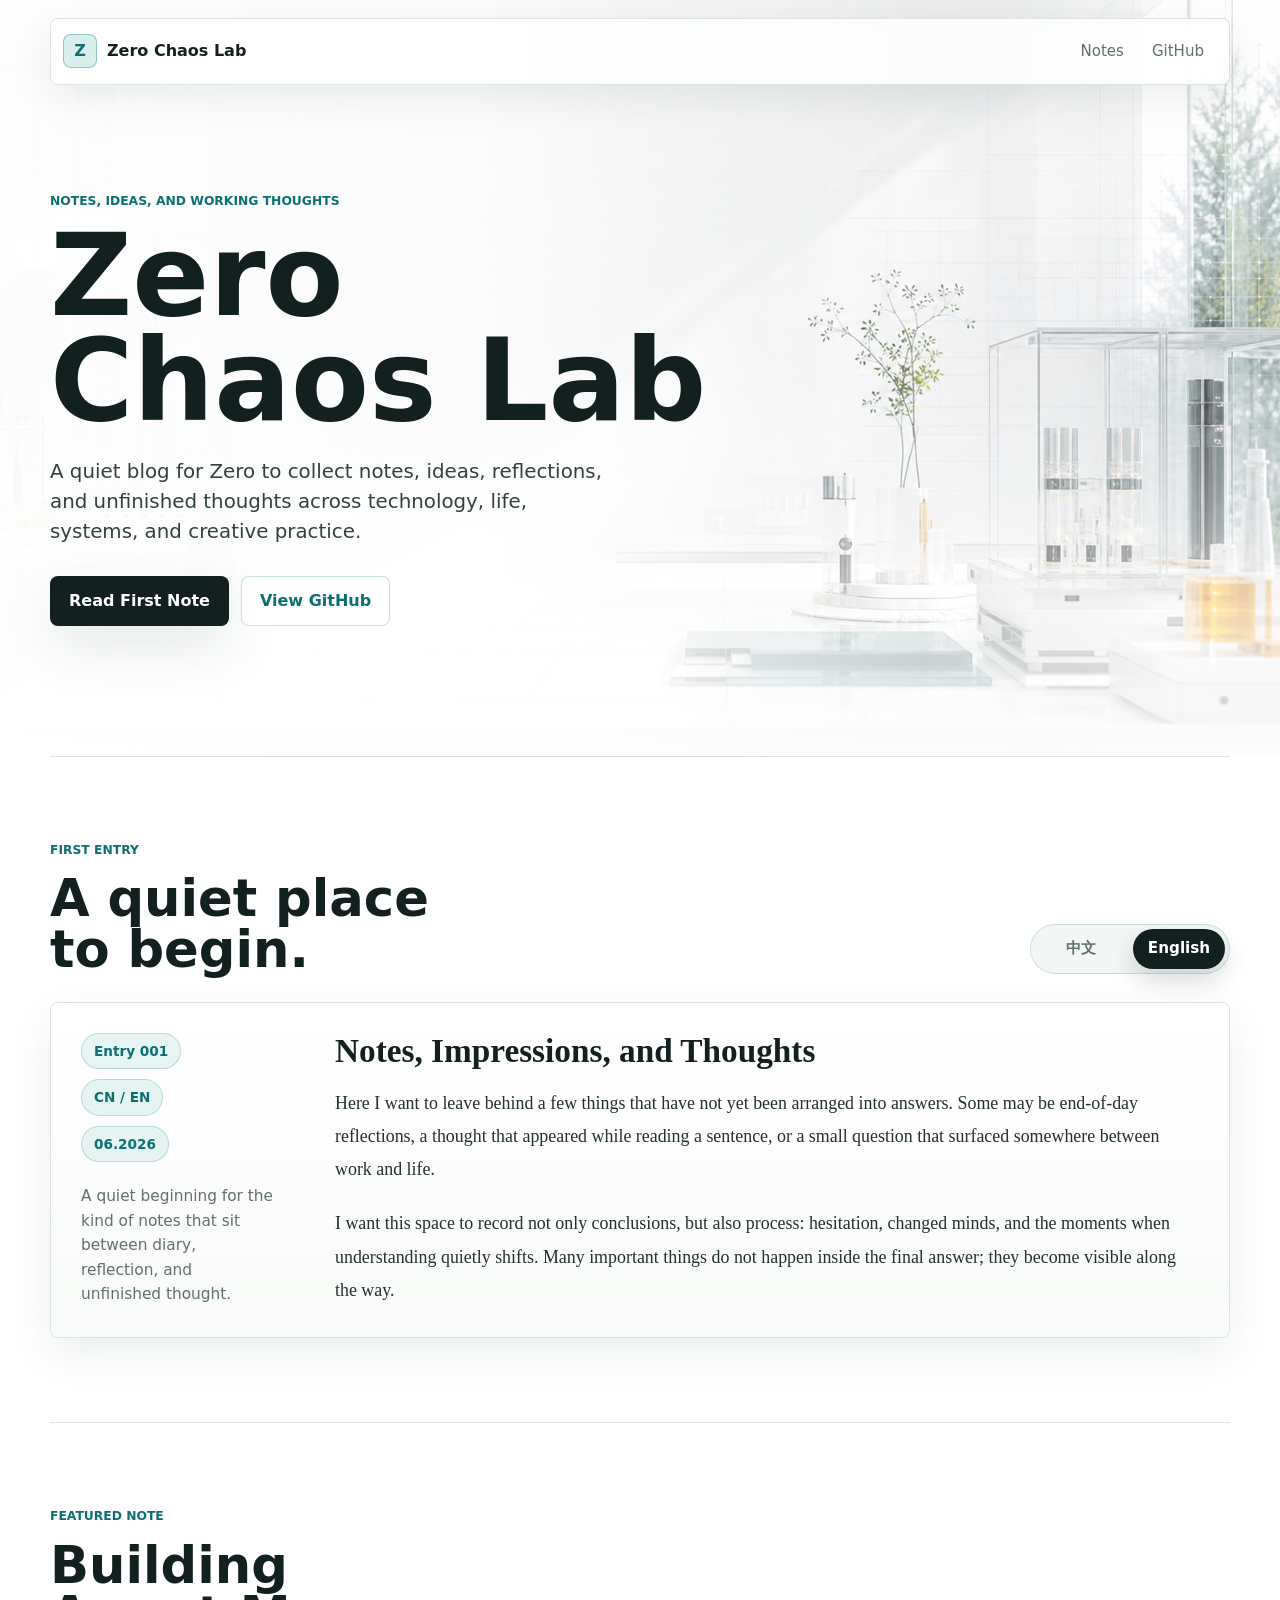
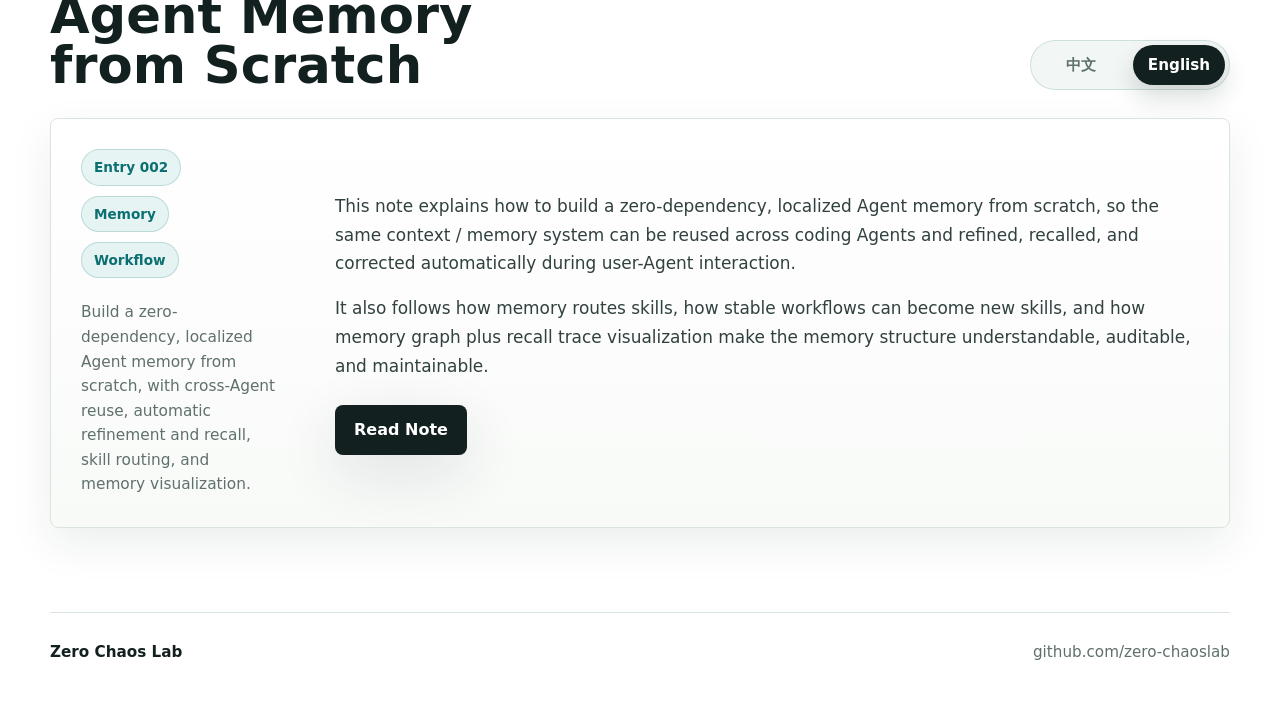
<file: index.html>
<!doctype html>
<html lang="en">
  <head>
    <meta charset="utf-8" />
    <meta name="viewport" content="width=device-width, initial-scale=1" />
    <meta
      name="description"
      content="Zero Chaos Lab is Zero's personal blog for notes, ideas, reflections, and working thoughts across technology, life, and systems thinking."
    />
    <title>Zero Chaos Lab</title>
    <link rel="preload" as="image" href="assets/luminous-lab-hero.png" />
    <link rel="stylesheet" href="styles.css" />
  </head>
  <body>
    <header class="site-header" aria-label="Primary">
      <a class="brand-mark" href="#top" aria-label="Zero Chaos Lab home">
        <span class="brand-symbol" aria-hidden="true">Z</span>
        <span>Zero Chaos Lab</span>
      </a>
      <nav class="site-nav" aria-label="Site">
        <a href="#first-note">Notes</a>
        <a href="https://github.com/zero-chaoslab">GitHub</a>
      </nav>
    </header>

    <main id="top">
      <section class="hero" aria-label="Zero Chaos Lab introduction">
        <div class="hero-content">
          <p class="eyebrow">Notes, ideas, and working thoughts</p>
          <h1>Zero Chaos Lab</h1>
          <p class="hero-copy">
            A quiet blog for Zero to collect notes, ideas, reflections, and
            unfinished thoughts across technology, life, systems, and creative
            practice.
          </p>
          <div class="hero-actions" aria-label="Primary links">
            <a class="button button-primary" href="#first-note">Read First Note</a>
            <a class="button button-secondary" href="https://github.com/zero-chaoslab">View GitHub</a>
          </div>
        </div>
      </section>

      <section class="section featured-note" id="first-note" aria-labelledby="first-note-title">
        <div class="note-shell bilingual-entry" data-bilingual-entry="entry-001">
          <div class="note-header">
            <div>
              <p class="eyebrow">First entry</p>
              <h2 id="first-note-title">A quiet place to begin.</h2>
            </div>
            <div class="language-switch" role="group" aria-label="Select note language">
              <button
                class="language-option"
                type="button"
                data-lang-target="zh"
                aria-pressed="false"
              >
                中文
              </button>
              <button
                class="language-option is-active"
                type="button"
                data-lang-target="en"
                aria-pressed="true"
              >
                English
              </button>
            </div>
          </div>

          <article class="note-card">
            <div class="note-meta" aria-label="Entry metadata">
              <span class="note-tag">Entry 001</span>
              <span class="note-tag">CN / EN</span>
              <span class="note-tag">06.2026</span>
              <p class="note-summary">
                A quiet beginning for the kind of notes that sit between diary,
                reflection, and unfinished thought.
              </p>
            </div>

            <div class="note-body">
              <section class="note-copy" data-lang-panel="zh" lang="zh-Hans" hidden>
                <h3>记录一些随笔、感想、思考</h3>
                <p>
                  这里想留下一些还没有被整理成答案的东西。它们可能只是一天结束后的感想，读到一句话时停下来的念头，或者工作与生活之间忽然冒出来的小问题。
                </p>
                <p>
                  我希望这个地方不只记录结果，也记录过程。包括犹豫、改变主意、重新理解自己的时刻。很多真正重要的东西，往往不是在结论里发生，而是在反复思考的途中慢慢显现。
                </p>
              </section>

              <section class="note-copy is-active" data-lang-panel="en" lang="en">
                <h3>Notes, Impressions, and Thoughts</h3>
                <p>
                  Here I want to leave behind a few things that have not yet been
                  arranged into answers. Some may be end-of-day reflections, a
                  thought that appeared while reading a sentence, or a small
                  question that surfaced somewhere between work and life.
                </p>
                <p>
                  I want this space to record not only conclusions, but also
                  process: hesitation, changed minds, and the moments when
                  understanding quietly shifts. Many important things do not
                  happen inside the final answer; they become visible along the
                  way.
                </p>
              </section>
            </div>
          </article>
        </div>
      </section>

      <section class="section featured-note" id="agent-memory" aria-labelledby="agent-memory-title">
        <div class="note-shell bilingual-entry" data-bilingual-entry="entry-002">
          <div class="note-header">
            <div>
              <p class="eyebrow">
                <span data-lang-panel="zh" lang="zh-Hans" hidden>精选笔记</span>
                <span class="is-active" data-lang-panel="en" lang="en">Featured note</span>
              </p>
              <h2 id="agent-memory-title">
                <span data-lang-panel="zh" lang="zh-Hans" hidden>从零构建 Agent Memory</span>
                <span class="is-active" data-lang-panel="en" lang="en">Building Agent Memory from Scratch</span>
              </h2>
            </div>
            <div class="language-switch" role="group" aria-label="Select note language">
              <button
                class="language-option"
                type="button"
                data-lang-target="zh"
                aria-pressed="false"
              >
                中文
              </button>
              <button
                class="language-option is-active"
                type="button"
                data-lang-target="en"
                aria-pressed="true"
              >
                English
              </button>
            </div>
          </div>

          <article class="note-card note-link-card">
            <div class="note-meta" aria-label="Entry metadata">
              <span class="note-tag">Entry 002</span>
              <span class="note-tag">Memory</span>
              <span class="note-tag">Workflow</span>
              <p class="note-summary">
                <span data-lang-panel="zh" lang="zh-Hans" hidden>
                  从0开始自制一个0依赖、本地化的 Agent memory，支持跨 Agent
                  复用、自动提炼与召回、skill 路由和 memory 可视化。
                </span>
                <span class="is-active" data-lang-panel="en" lang="en">
                  Build a zero-dependency, localized Agent memory from scratch,
                  with cross-Agent reuse, automatic refinement and recall, skill
                  routing, and memory visualization.
                </span>
              </p>
            </div>

            <section class="note-link-copy" data-lang-panel="zh" lang="zh-Hans" hidden>
              <p>
                本文会讲述如何从0开始自制一个0依赖、本地化的 Agent
                memory，让同一套 context / memory 可以在不同的 coding Agent
                之间复用，并在用户与 coding Agent
                交互的过程中实时、自动地被提炼、召回、修正。
              </p>
              <p>
                它还会继续讨论如何通过 memory 路由 skill、如何把稳定的 workflow
                自动转化为新的 skill，以及如何用 memory graph 和 recall trace
                让整个 memory 结构变得可理解、可审计、可维护。
              </p>
              <div class="note-link-actions">
                <a class="button button-primary" href="posts/building-agent-memory-from-scratch.html">阅读全文</a>
              </div>
            </section>

            <section class="note-link-copy is-active" data-lang-panel="en" lang="en">
              <p>
                This note explains how to build a zero-dependency, localized
                Agent memory from scratch, so the same context / memory system
                can be reused across coding Agents and refined, recalled, and
                corrected automatically during user-Agent interaction.
              </p>
              <p>
                It also follows how memory routes skills, how stable workflows
                can become new skills, and how memory graph plus recall trace
                visualization make the memory structure understandable,
                auditable, and maintainable.
              </p>
              <div class="note-link-actions">
                <a class="button button-primary" href="posts/building-agent-memory-from-scratch.html">Read Note</a>
              </div>
            </section>
          </article>
        </div>
      </section>

    </main>

    <footer class="site-footer">
      <span>Zero Chaos Lab</span>
      <a href="https://github.com/zero-chaoslab">github.com/zero-chaoslab</a>
    </footer>
    <script>
      (() => {
        const entries = Array.from(document.querySelectorAll("[data-bilingual-entry]"));

        entries.forEach((entry, index) => {
          const entryId = entry.dataset.bilingualEntry || `entry-${index + 1}`;
          const buttons = Array.from(entry.querySelectorAll("[data-lang-target]"));
          const panels = Array.from(entry.querySelectorAll("[data-lang-panel]"));

          if (!buttons.length || !panels.length) {
            return;
          }

          const activateLanguage = (lang) => {
            buttons.forEach((button) => {
              const isActive = button.dataset.langTarget === lang;
              button.classList.toggle("is-active", isActive);
              button.setAttribute("aria-pressed", String(isActive));
            });

            panels.forEach((panel) => {
              const isActive = panel.dataset.langPanel === lang;
              panel.classList.toggle("is-active", isActive);
              panel.hidden = !isActive;
            });
          };

          activateLanguage("en");

          buttons.forEach((button) => {
            button.addEventListener("click", () => {
              activateLanguage(button.dataset.langTarget);
            });
          });
        });
      })();
    </script>
  </body>
</html>
</file>
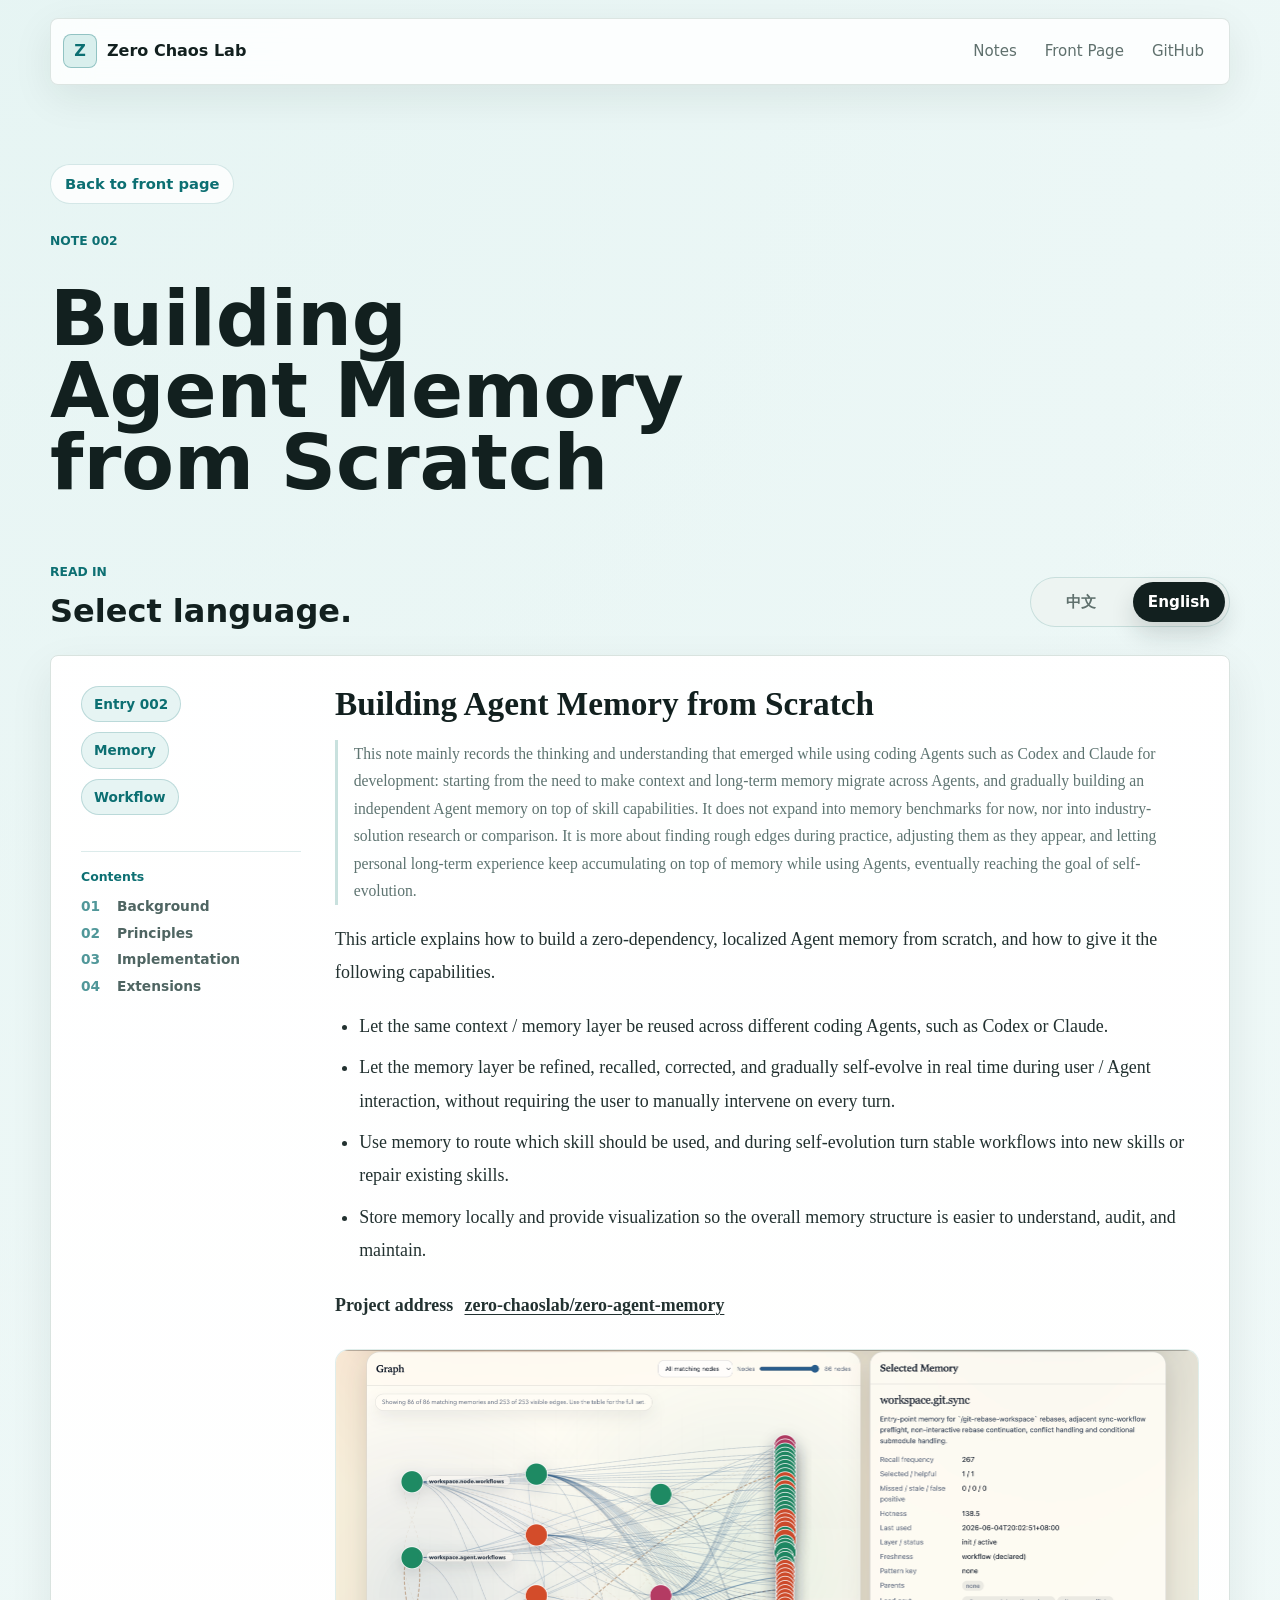
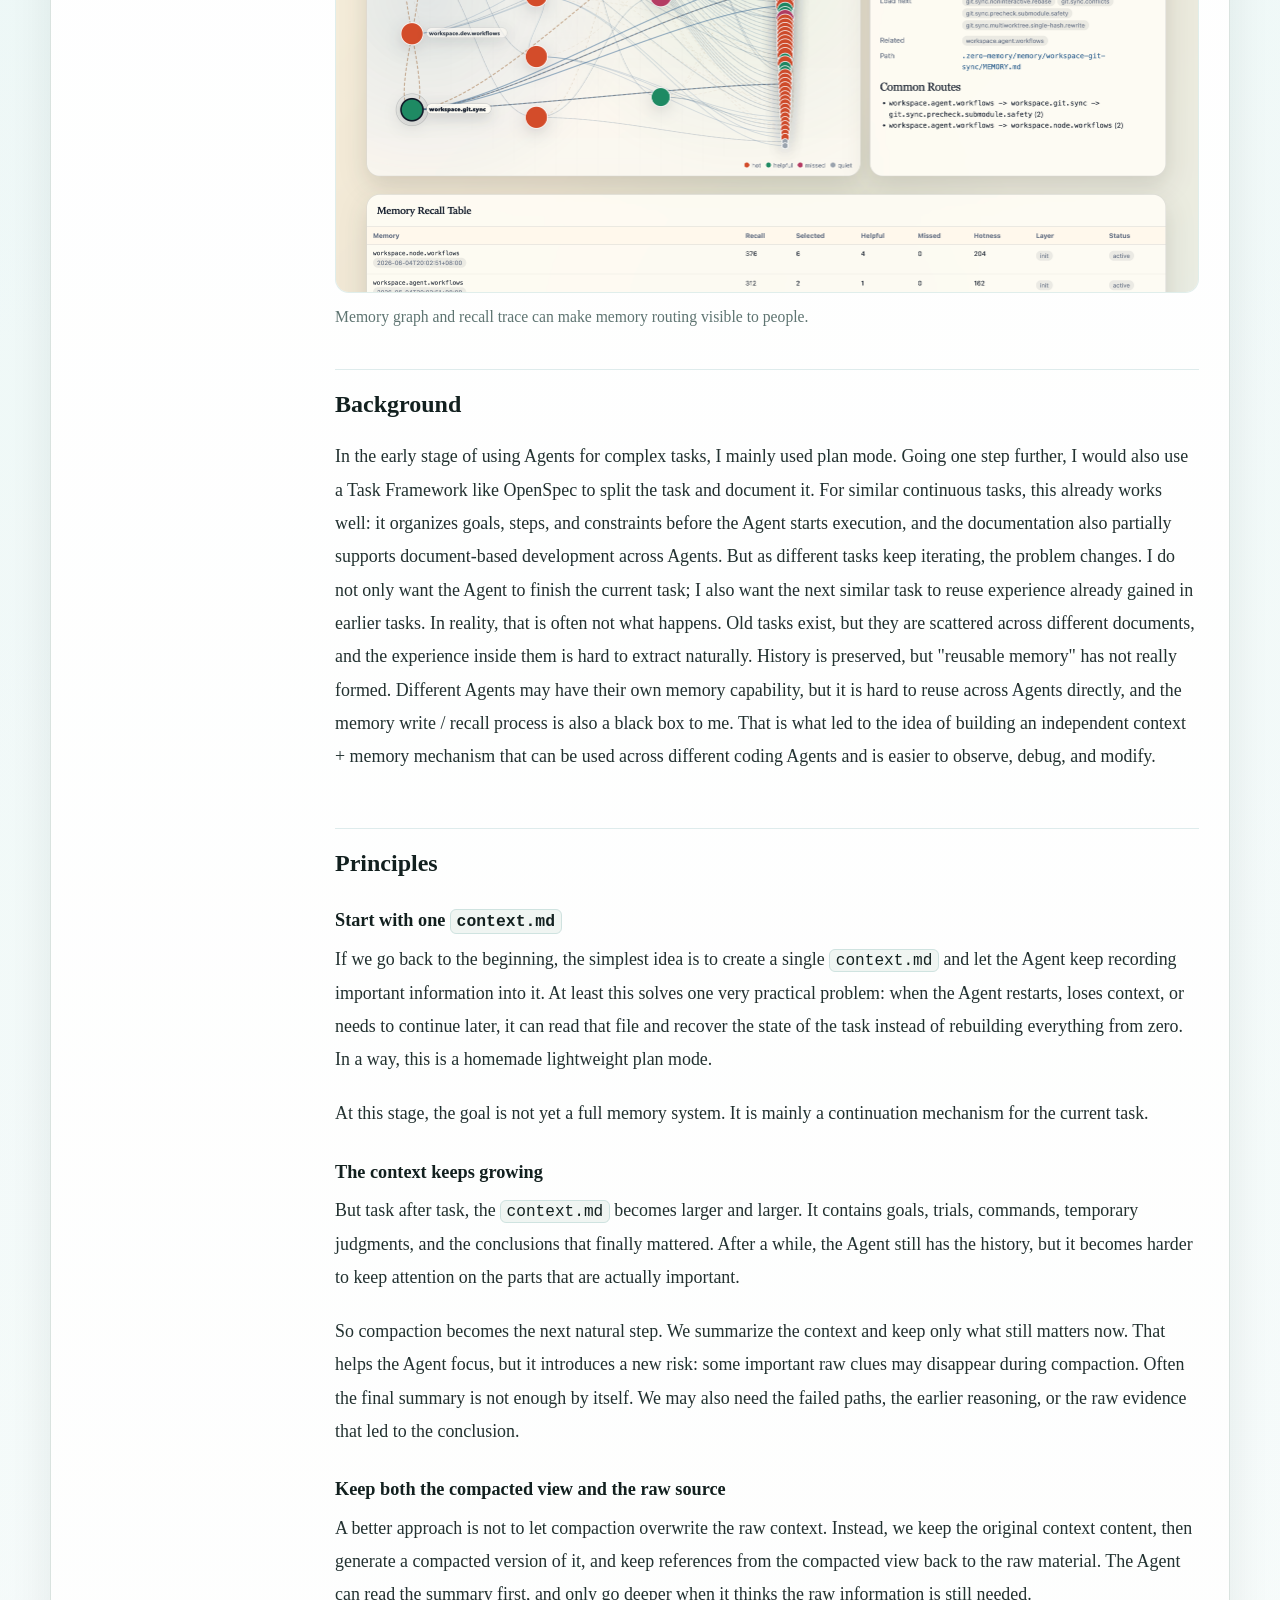
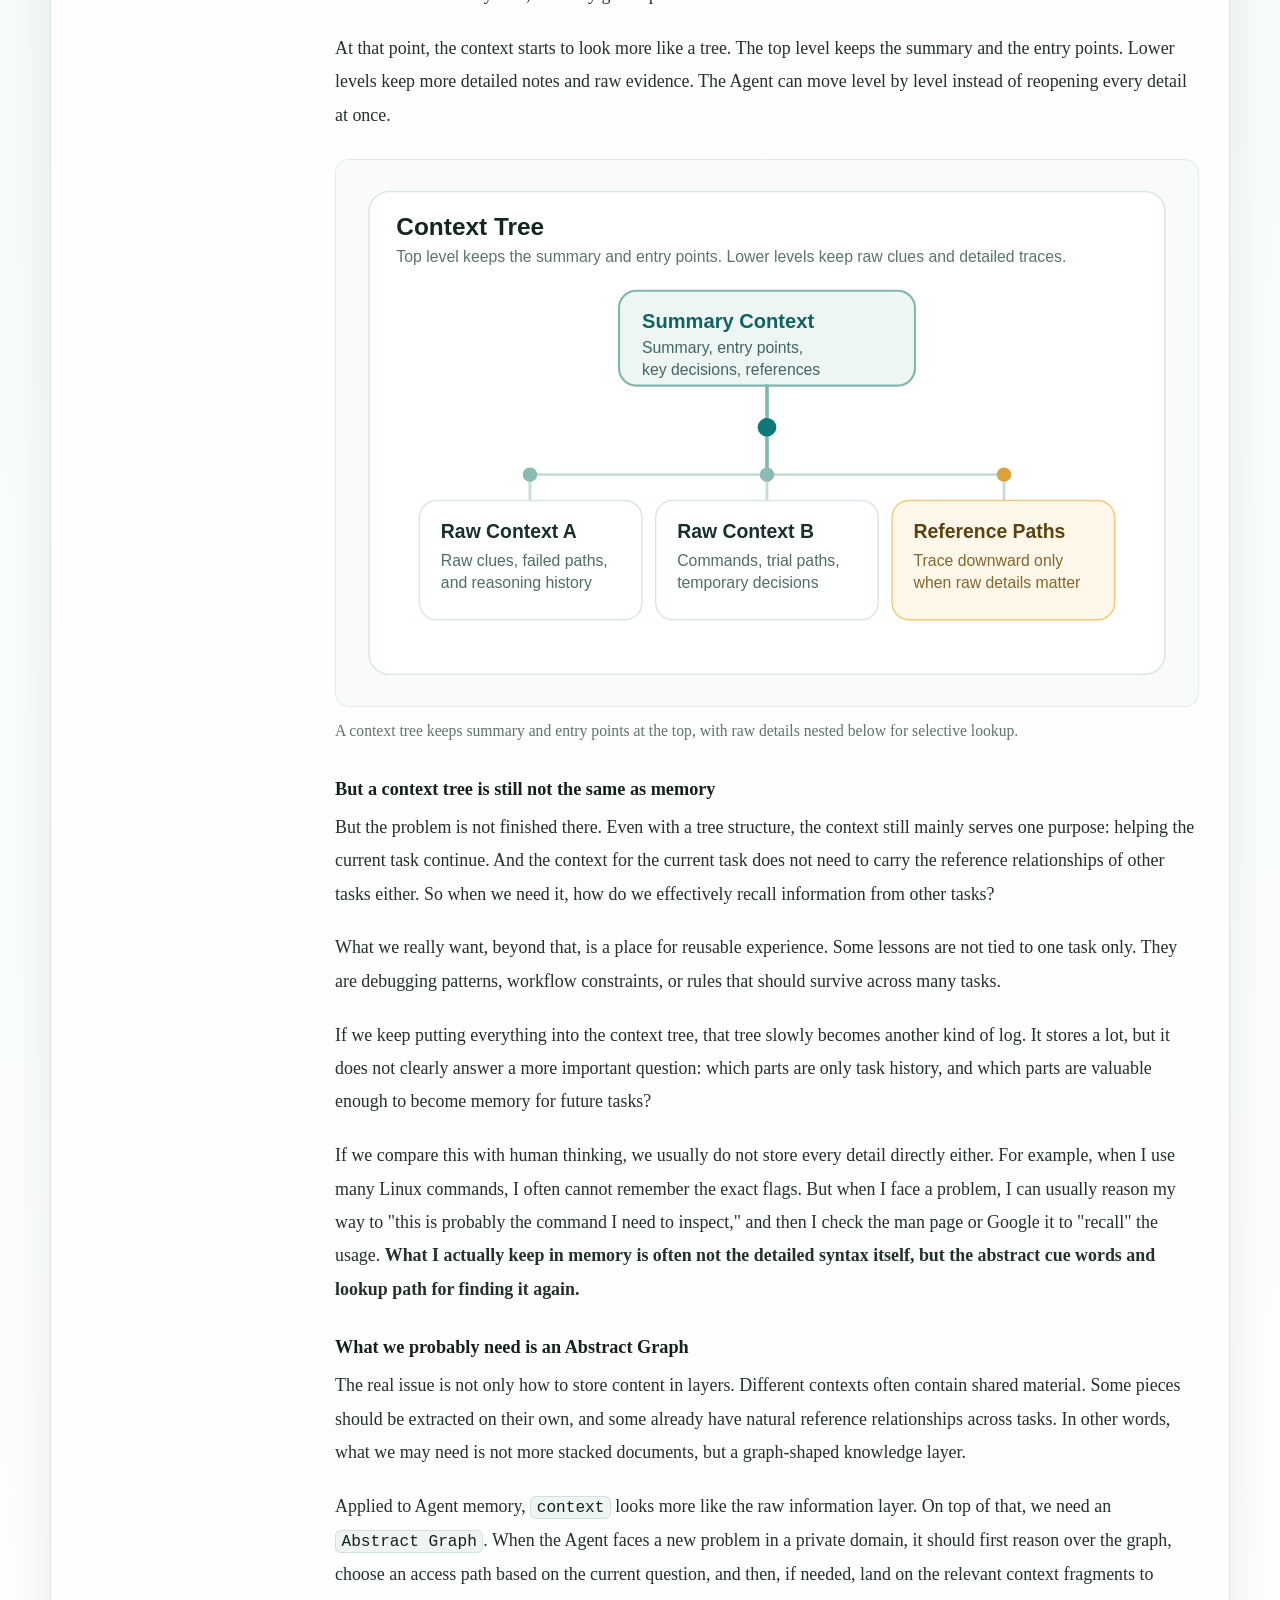
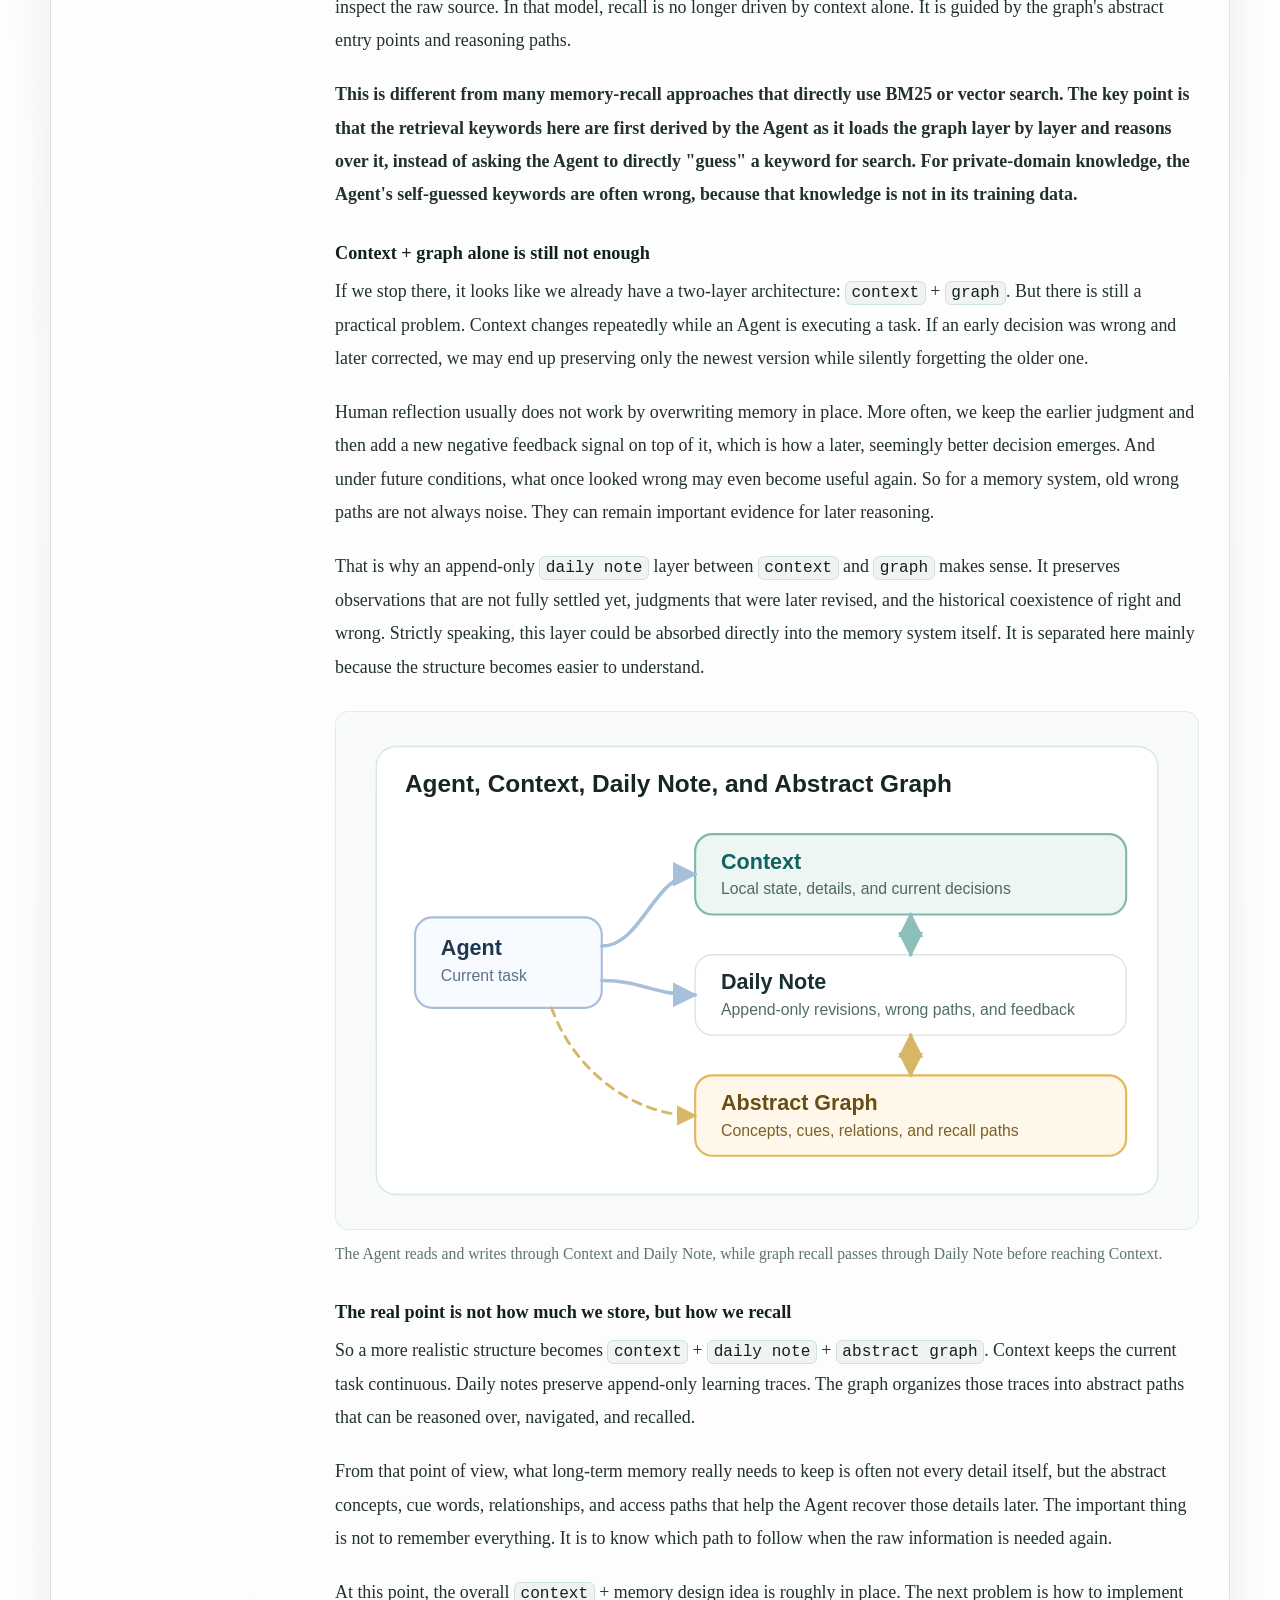
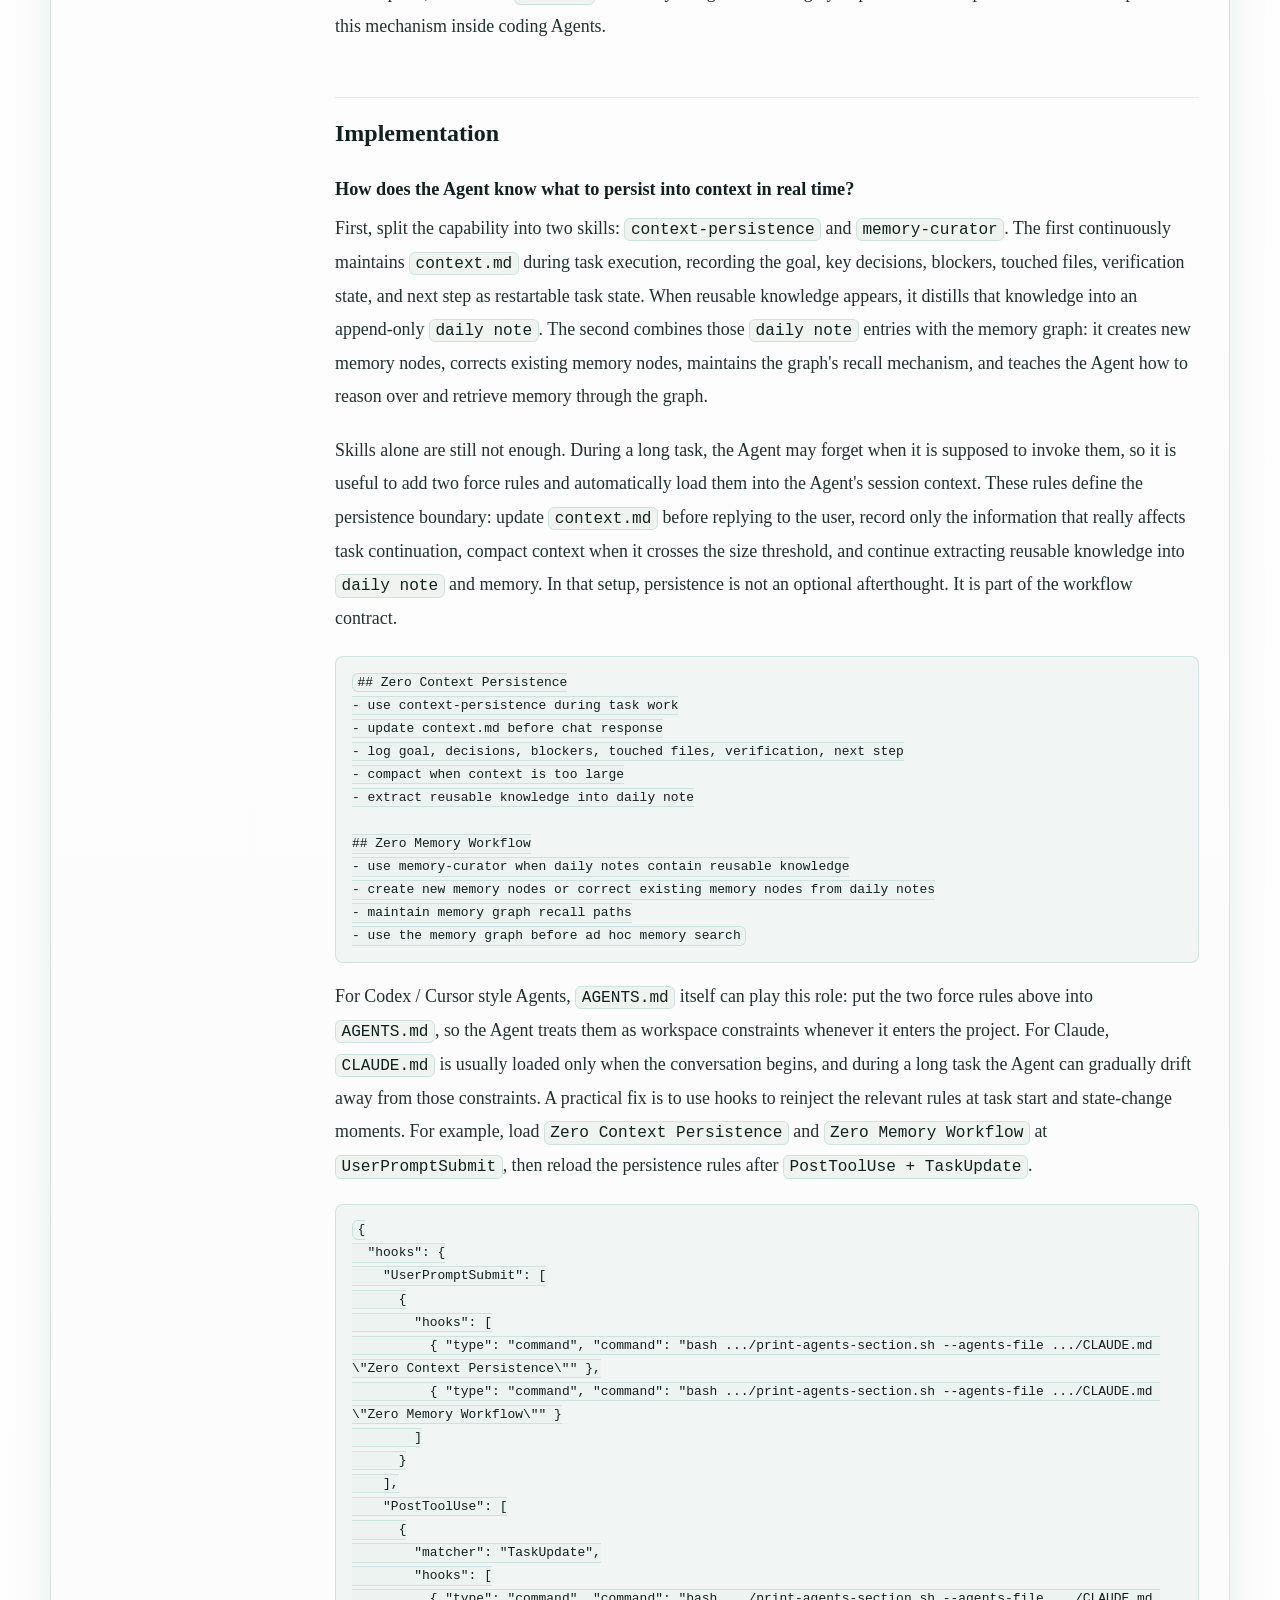
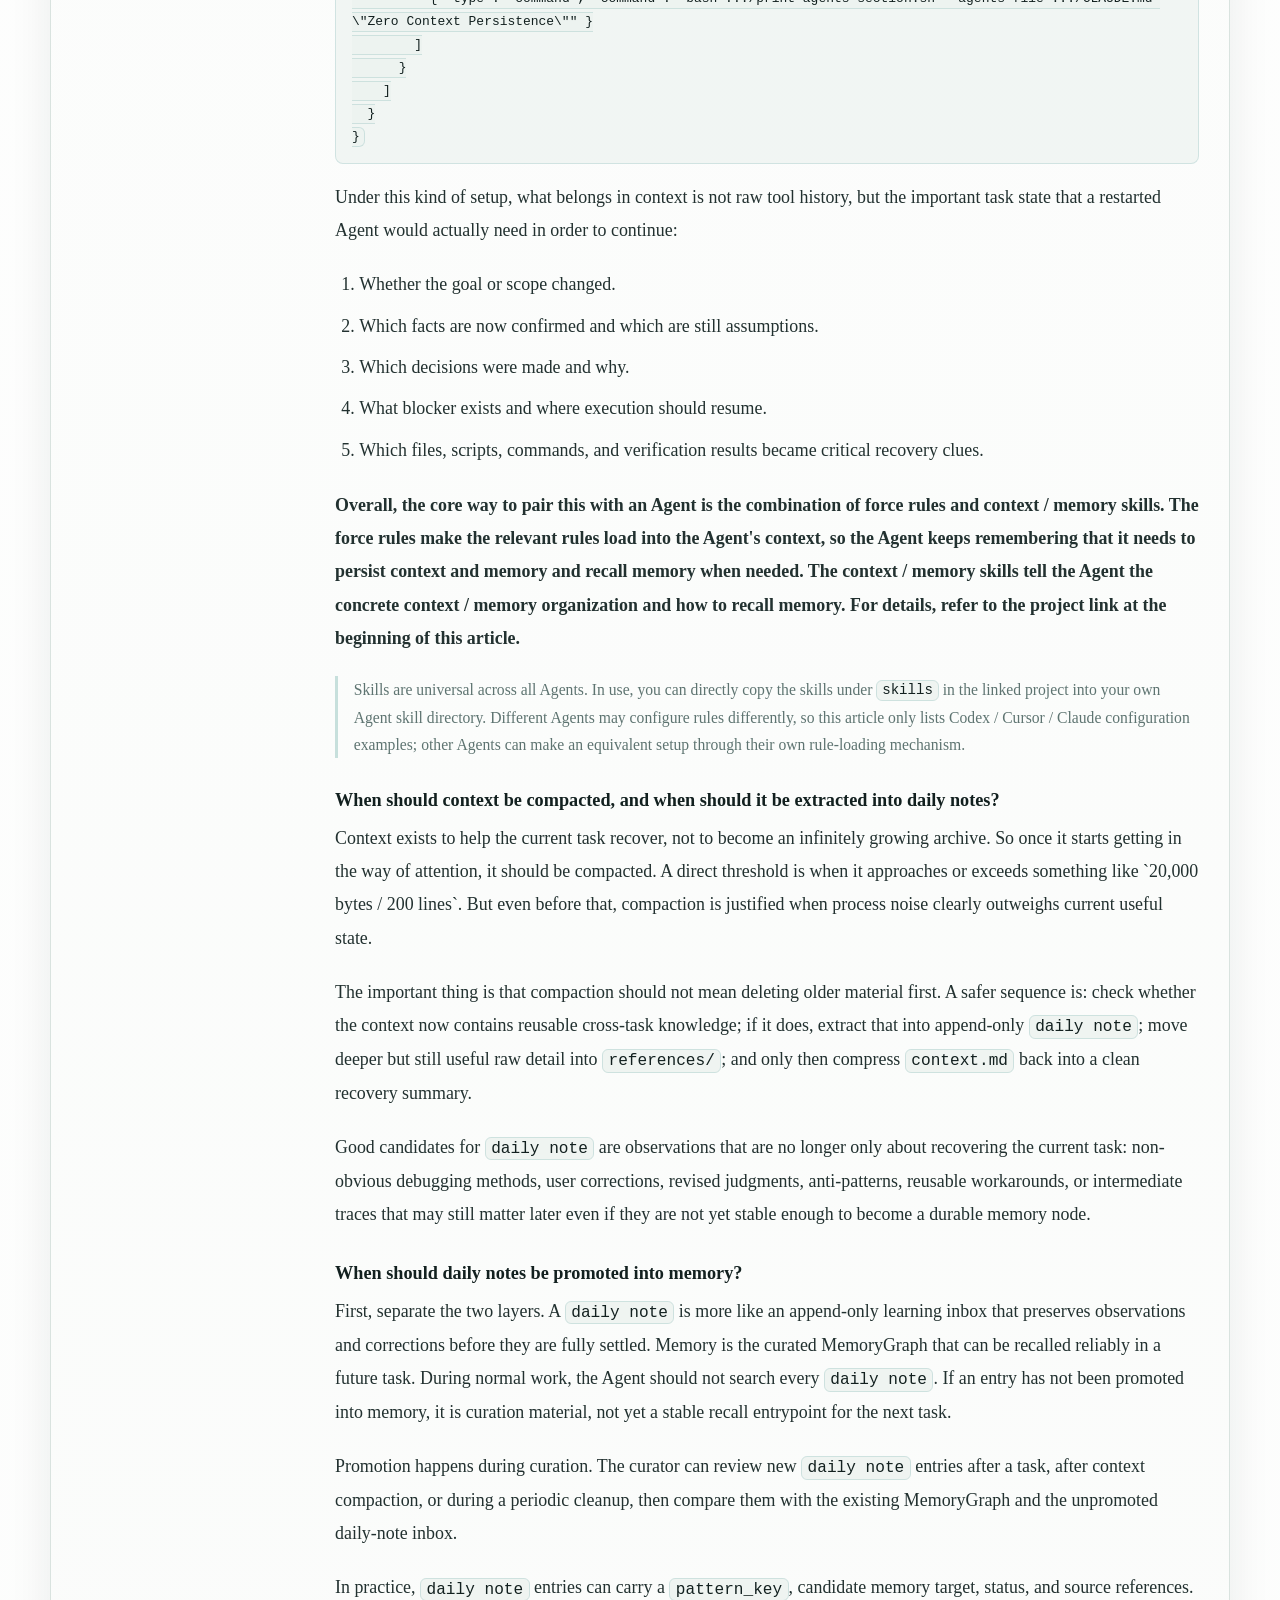
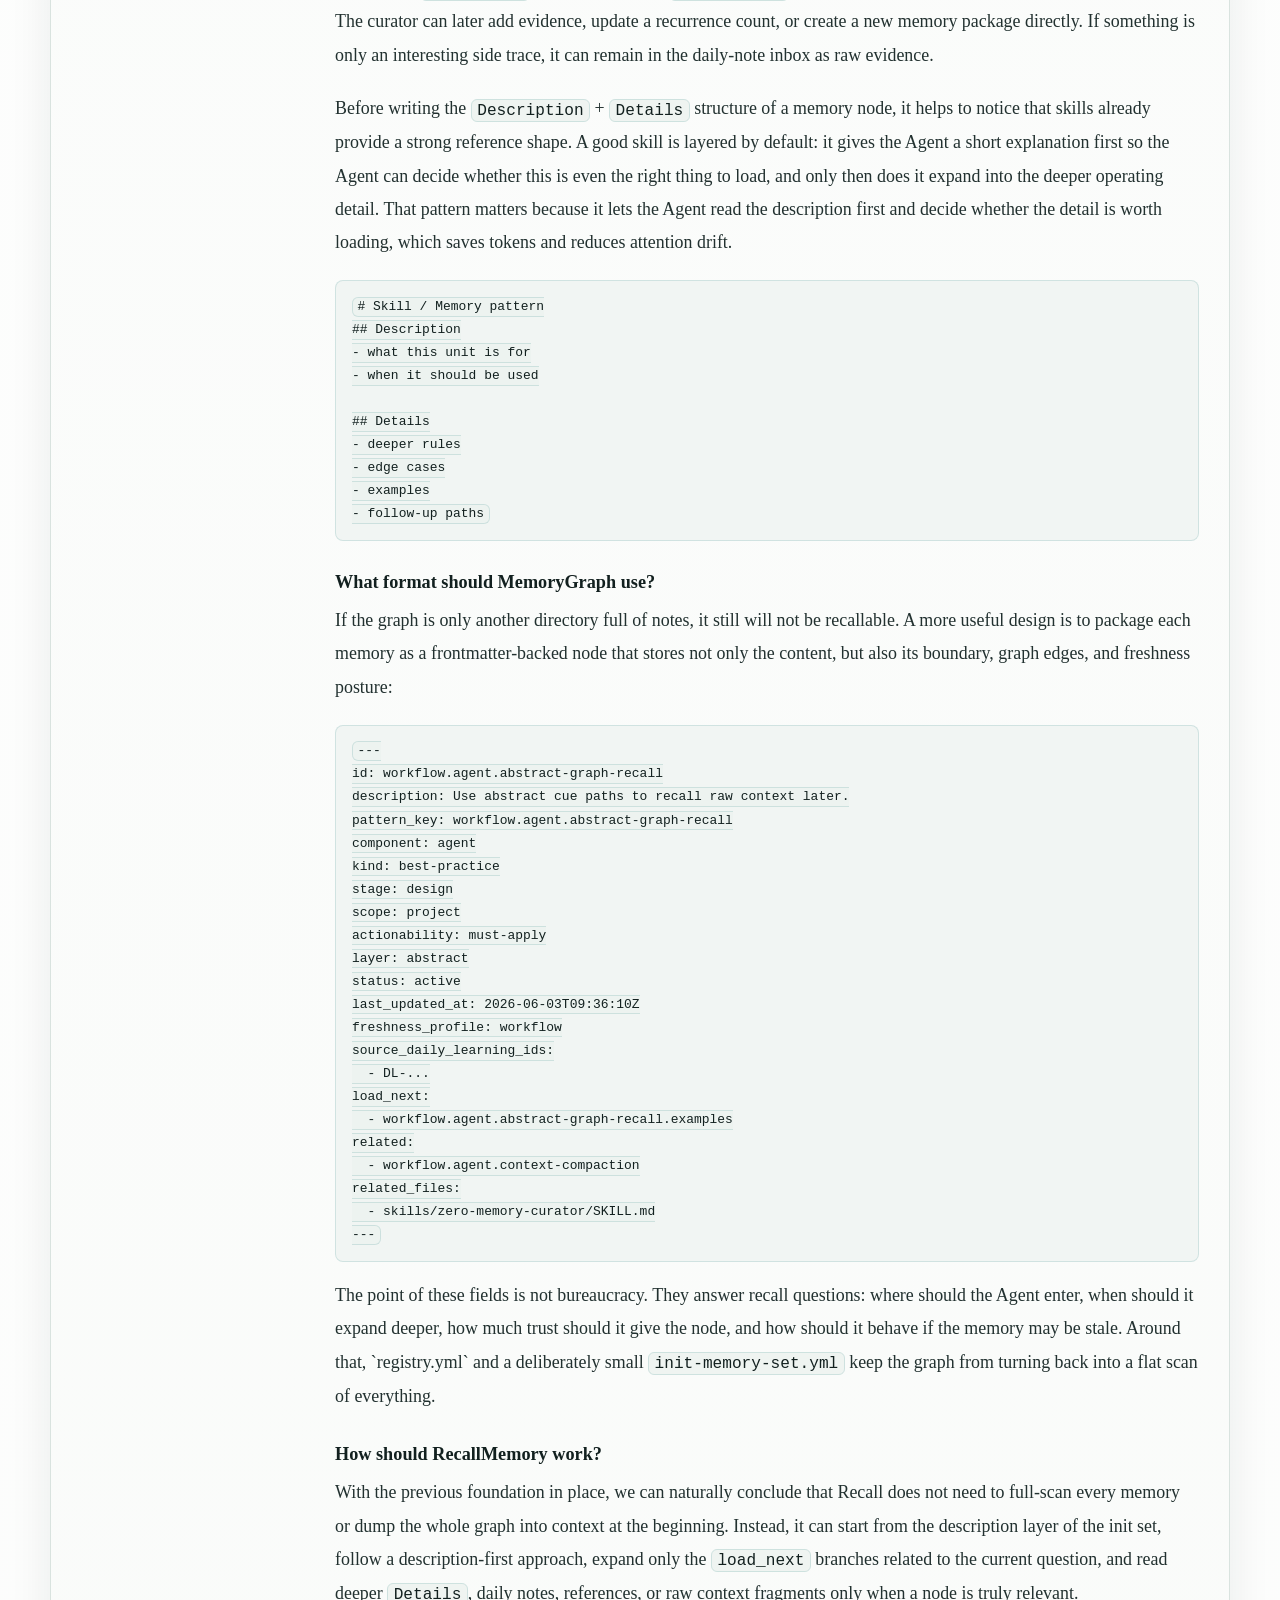
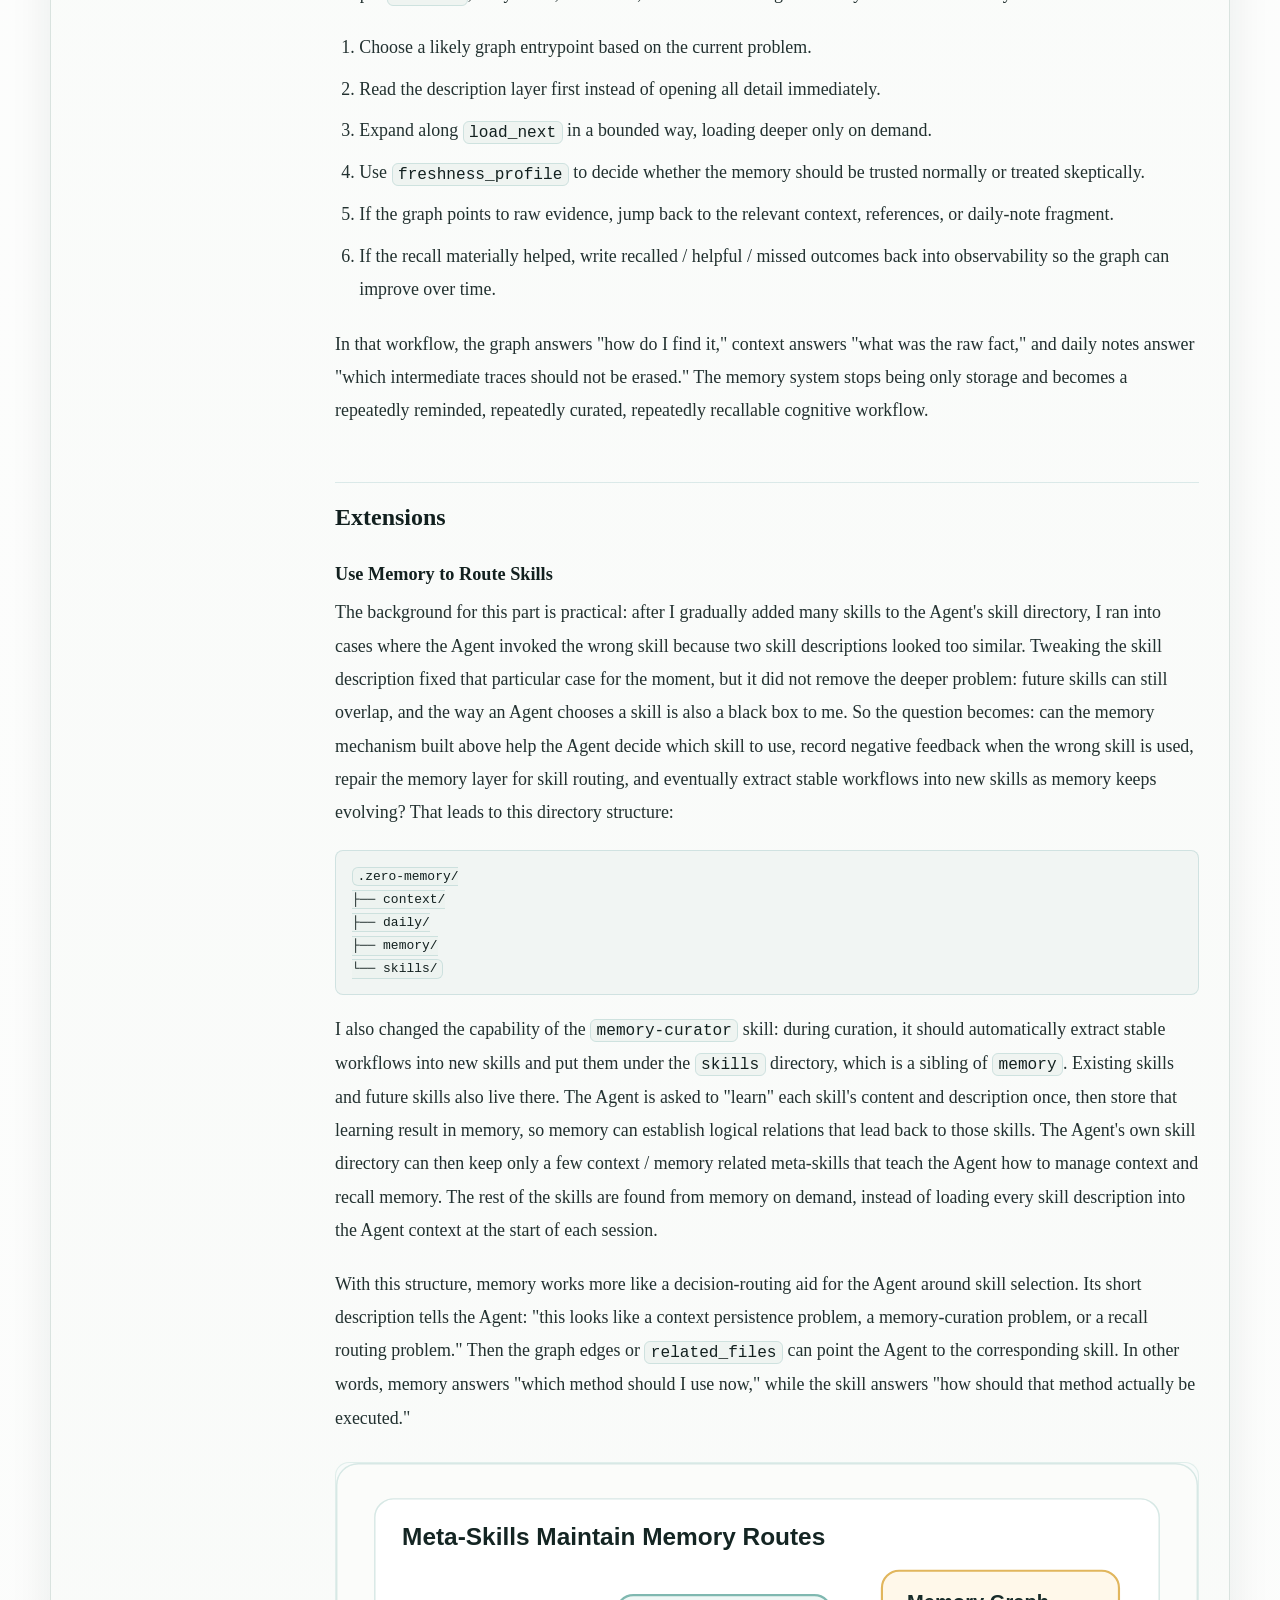
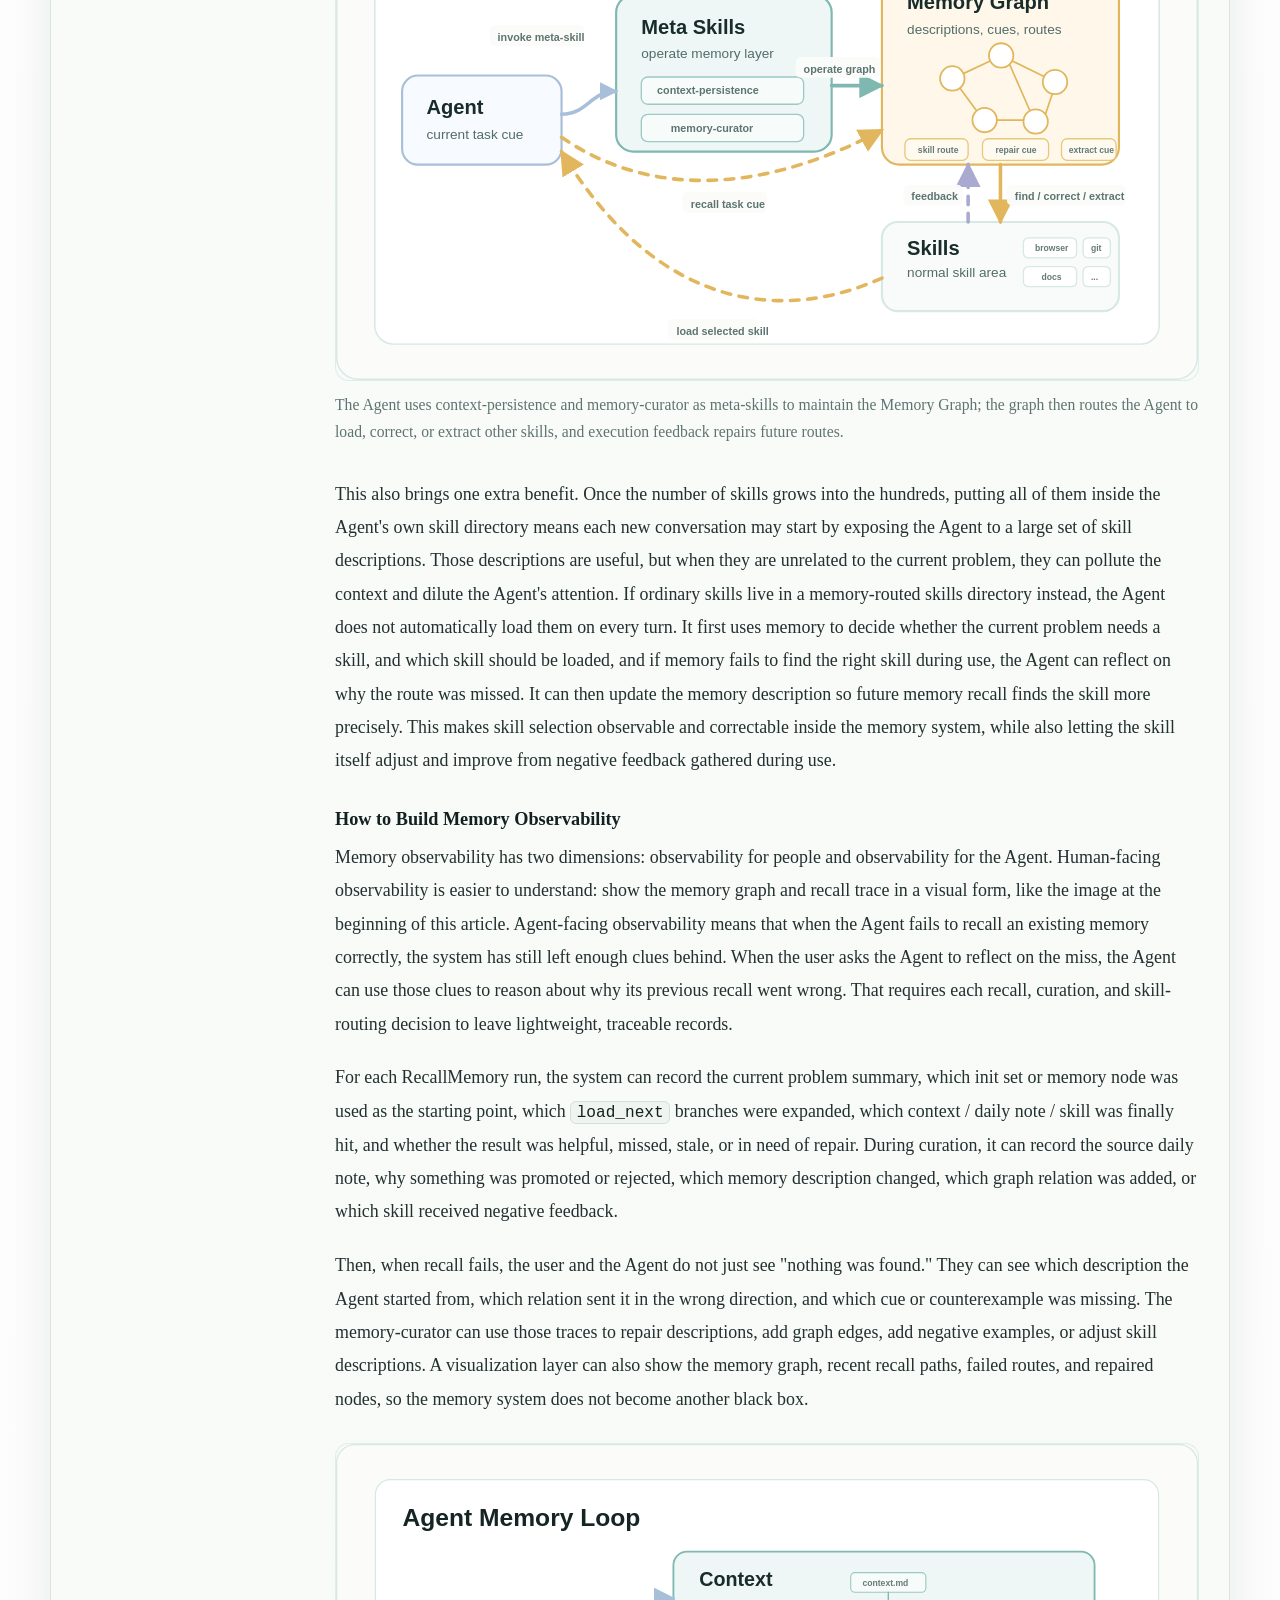
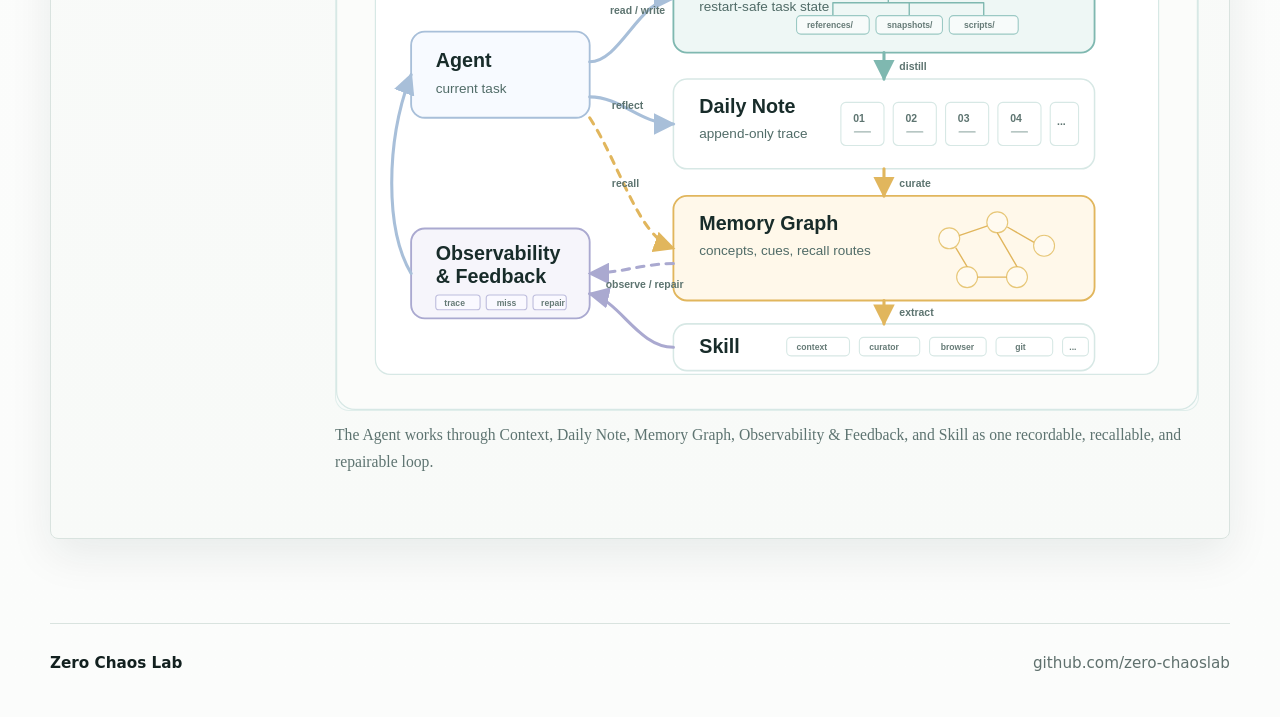
<file: posts/building-agent-memory-from-scratch.html>
<!doctype html>
<html lang="en">
  <head>
    <meta charset="utf-8" />
    <meta name="viewport" content="width=device-width, initial-scale=1" />
    <meta
      name="description"
      content="A bilingual note about how Agent Memory can grow from one context file into a layered system for continuation, compaction, and reusable experience."
    />
    <title>从零构建 Agent Memory | Zero Chaos Lab</title>
    <link rel="stylesheet" href="../styles.css" />
  </head>
  <body class="article-page">
    <header class="site-header" aria-label="Primary">
      <a class="brand-mark" href="../index.html" aria-label="Zero Chaos Lab home">
        <span class="brand-symbol" aria-hidden="true">Z</span>
        <span>Zero Chaos Lab</span>
      </a>
      <nav class="site-nav" aria-label="Site">
        <a href="../index.html#first-note">Notes</a>
        <a href="../index.html#agent-memory">Front Page</a>
        <a href="https://github.com/zero-chaoslab">GitHub</a>
      </nav>
    </header>

    <main class="article-page-main">
      <div class="page-shell">
        <a class="page-back" href="../index.html#agent-memory">Back to front page</a>

        <div class="page-intro">
          <p class="eyebrow">Note 002</p>
          <h1 class="page-title">
            <span data-lang-heading-for="entry-002" data-lang-value="zh" hidden>从零构建 Agent Memory</span>
            <span data-lang-heading-for="entry-002" data-lang-value="en">Building Agent Memory from Scratch</span>
          </h1>
        </div>
      </div>

      <section class="section featured-note article-note" aria-labelledby="agent-memory-note-title">
        <div class="note-shell bilingual-entry" data-bilingual-entry="entry-002">
          <div class="note-header">
            <div>
              <p class="eyebrow">Read in</p>
              <h2 id="agent-memory-note-title">Select language.</h2>
            </div>
            <div class="language-switch" role="group" aria-label="Select note language">
              <button
                class="language-option"
                type="button"
                data-lang-target="zh"
                aria-pressed="false"
              >
                中文
              </button>
              <button
                class="language-option is-active"
                type="button"
                data-lang-target="en"
                aria-pressed="true"
              >
                English
              </button>
            </div>
          </div>

          <article class="note-card">
            <div class="note-meta" aria-label="Entry metadata and section directory">
              <span class="note-tag">Entry 002</span>
              <span class="note-tag">Memory</span>
              <span class="note-tag">Workflow</span>
              <nav class="note-toc" data-lang-panel="zh" lang="zh-Hans" hidden aria-label="章节目录">
                <p class="note-toc-title">章节目录</p>
                <ol>
                  <li><a href="#zh-background"><span>01</span>背景</a></li>
                  <li><a href="#zh-principles"><span>02</span>原理</a></li>
                  <li><a href="#zh-implementation"><span>03</span>实现</a></li>
                  <li><a href="#zh-extensions"><span>04</span>扩展</a></li>
                </ol>
              </nav>
              <nav class="note-toc is-active" data-lang-panel="en" lang="en" aria-label="Section directory">
                <p class="note-toc-title">Contents</p>
                <ol>
                  <li><a href="#en-background"><span>01</span>Background</a></li>
                  <li><a href="#en-principles"><span>02</span>Principles</a></li>
                  <li><a href="#en-implementation"><span>03</span>Implementation</a></li>
                  <li><a href="#en-extensions"><span>04</span>Extensions</a></li>
                </ol>
              </nav>
            </div>

            <div class="note-body">
              <section class="note-copy" data-lang-panel="zh" lang="zh-Hans" hidden>
                <h3>从零构建 Agent Memory</h3>
                <p class="note-aside">
                  本文更侧重记录在使用 Codex / Claude
                  等 coding Agent 做研发时如何从自己对 context 和 long-term memory
                  跨 Agent 迁移的需求出发逐步在 skill
                  的基础之上实现一套独立 Agent memory 的思考和理解。因此本文暂不会展开 memory
                  benchmark 等测试以及业界方案调研或对比之类的，更多的是在实践过程中发现不好的地方就随时调整，使得自身的长期经验可以在使用 Agent
                  的过程中在 memory 的基础上被持续积累并达到自我进化的目的。
                </p>
                <p>
                  本文会讲述如何从0开始自制一个0依赖、本地化的 Agent memory，使其具备如下能力。
                </p>
                <ul>
                  <li>让同一套 context / memory 可以在不同的 coding Agent 之间复用，比如 Codex 或 Claude。</li>
                  <li>让这套 memory 在用户与 coding Agent 交互的过程中实时、自动地被提炼、召回、修正，并逐步自我进化，而无需用户在每轮对话中主动干预。</li>
                  <li>通过 memory 来路由应该使用哪个 skill，并支持在自我进化过程中将稳定的 workflow 自动转化为新的 skill，或修正已有的 skill。</li>
                  <li>支持 memory 本地化存储，并提供可视化能力，方便理解、审计和维护整个 memory 结构。</li>
                </ul>
                <p class="project-link-line">
                  <strong>项目地址</strong>
                  <a class="project-link" href="https://github.com/zero-chaoslab/zero-agent-memory">zero-chaoslab/zero-agent-memory</a>
                </p>
                <figure class="note-figure observability-figure">
                  <img
                    src="../assets/memory-observability-example.png"
                    alt="Memory graph observability dashboard with selected memory details and recall trace table"
                  />
                  <figcaption>Memory graph and recall trace can make memory routing visible to people.</figcaption>
                </figure>
                <h4 class="note-section-heading" id="zh-background">背景</h4>
                <p>
                  在早期阶段使用 Agent 处理复杂任务的时候，主要也是使用 plan
                  mode，进一步也会用类似 OpenSpec 这样的 Task Framework
                  把任务拆开并文档化。对于同类连续任务，这种方式已经很好，因为它能先把目标、步骤和约束整理清楚，再让 Agent
                  开始执行，并且借助这种文档化的方式，也一定程度上达到了跨 Agent
                  基于文档开发的目的。但随着不同任务的迭代，问题就变了。我不只是希望 Agent
                  把当前任务做完，也希望下一次遇到相似问题时，它能复用之前任务里已经得到的经验。但现实里却常常不是这样，旧任务虽然存在，却散落在不同的文档中，经验却很难被自然提取出来。历史被保存了，但“可复用的记忆”并没有真正形成。各个
                  Agent 虽然有自己的 memory 能力，但是跨 Agent
                  难以直接复用，并且 memory
                  的写入和召回过程对自己来说也完全是黑盒。因此开始有了自制一个独立的、可以在不同的 coding Agent
                  上使用，并方便观测、调试、修改的 context + memory 机制的想法。
                </p>

                <h4 class="note-section-heading" id="zh-principles">原理</h4>

                <h5 id="zh-start-context">从一个 context.md 开始</h5>
                <p>
                  最开始的想法其实很简单: 做一个
                  <code>context.md</code>，让 Agent
                  在执行过程中持续把重要信息记录进去。这样做至少先解决一个很现实的问题: 当 Agent
                  因为重启、切换环境或者上下文中断而停下来时，它还能重新读回这个文件，接着往下做，而不是每次都从头恢复现场。
                  这相当于自制了一个简易的 plan mode。
                </p>
                <p>
                  这个阶段的目标不是“构建完整记忆系统”，而只是先确保任务可以连续。也就是说，它更像一种 task continuation
                  机制，而不是严格意义上的长期记忆。
                </p>

                <h5 id="zh-context-growing">context 会越写越大</h5>
                <p>
                  但随着任务一个接一个发生，<code>context.md</code>
                  会越来越大。它会同时包含目标、过程、试错、命令、临时判断，以及最后真正有价值的结论。等它大到一定程度时，Agent
                  虽然“有记录”，但已经很难把注意力稳定放在真正重要的地方。
                </p>
                <p>
                  所以自然会想到 compaction: 把 context
                  压缩成总结，只保留当前还重要的结论，把细节先折叠起来。这解决了注意力问题，却又带来另一个问题: 压缩之后，某些原始线索可能会丢。很多时候，真正关键的不是最后一句总结，而是当时为什么这样判断、排除了什么、哪个失败路径其实以后还会再遇到。
                </p>

                <h5 id="zh-keep-raw-context">压缩版和原始版都要保留</h5>
                <p>
                  于是一个更稳妥的方法出现了: 不要让 compaction
                  覆盖原始内容，而是保留原始 context，再生成压缩后的
                  summary context，并且在 summary
                  里保留对原始内容的引用。这样 Agent 平时先看总结，只有当它判断某段原始线索还值得追溯时，才继续往下找。
                </p>
                <p>
                  到这里，context
                  就不再是一张平铺的长文档，而更像一棵树: 顶层保留摘要和入口，下面挂着更具体的层级和原始材料。Agent
                  可以按层往下找，而不需要每次都从最底层的所有细节开始读。
                </p>
                <figure class="note-figure context-tree-figure">
                  <img
                    src="../assets/context-tree-structure.svg"
                    alt="A context tree with summary context at the top and raw context branches underneath"
                  />
                  <figcaption>A context tree keeps summary and entry points at the top, with raw details nested below for selective lookup.</figcaption>
                </figure>

                <h5 id="zh-context-tree-not-memory">但树形 context 还不等于 memory</h5>
                <p>
                  但问题还没有结束。即使 context
                  已经有了树状结构，它本质上仍然主要服务于“这个任务怎么继续做下去”。而当前这个任务的
                  context 也没有必要保存其他任务之间的引用关系。那么问题就来了: 当我们在需要的时候，想有效地召回其他
                  task 的信息时，应该怎么办？
                </p>
                <p>
                  而我们真正想要的，其实还有另一类东西: 那些能够跨任务复用的经验，比如某种调试模式、某个工作流约束、或者一条已经被验证过的判断规则。
                </p>
                <p>
                  这时如果把所有内容都继续堆进 context tree
                  里，树本身又会变成另一种日志。它能保存很多东西，但很难回答一个更关键的问题: 这些内容里，哪些只是某次任务的现场，哪些已经值得被提炼成以后也能拿来用的 memory?
                </p>
                <p>
                  回想一下人类自己的思维方式，其实我们也不是把所有细节直接背下来。比如我自己在使用很多
                  Linux 命令的时候，经常记不住具体参数，但面对问题时，我通常能先推理出“可能该看哪个命令”，然后再去查
                  man 手册或者 Google 一下，把它“回忆”起来。<strong>也就是说，我记住的往往不是命令的使用细节，而是如何找到这些细节的抽象线索、关键字和访问路径。</strong>
                </p>

                <h5 id="zh-abstract-graph">所以我们真正需要的，可能是一层 Abstract Graph</h5>
                <p>
                  真正的问题不只是把内容分层保存，而是不同 context
                  之间往往会出现公共的内容。有些内容值得被单独提炼出来，有些内容彼此之间本来就存在引用关系。换句话说，我们需要的可能不是更多平铺的文档，而是一层图结构的知识图谱。
                </p>
                <p>
                  放到 Agent memory 里看，<code>context</code>
                  更像是原始信息层，而在它之上我们还需要一层
                  <code>Abstract Graph</code>。当 Agent
                  面对一个新的私有领域问题时，它会先通过 graph
                  进行推理，根据当前的问题决定 graph
                  的访问路径，最终再按需要回到对应的 context
                  片段查看原始信息。这样真正负责“召回”的，不再只是 context
                  本身，而是 graph 提供的抽象入口和推理路线。
                </p>
                <p>
                  <strong>注意，这和很多 memory 召回直接采用 BM25 / 向量检索等方式有一定区别。核心在于，这里检索的关键字是先通过 Agent
                    逐层加载 graph 推理得到，而不是直接由 Agent 主动“猜”一个关键字去检索。因为对于私有领域的知识，Agent
                    自己检索的关键字往往是错的，毕竟这些知识并不在它的训练语料里面。</strong>
                </p>

                <h5 id="zh-context-graph-not-enough">仅有 context + graph 还不够</h5>
                <p>
                  如果只看到这里，我们似乎已经得到了两层架构:
                  <code>context</code> + <code>graph</code>。但还有一个实际问题:
                  context 在 Agent 执行 task
                  的过程中可能会被反复修改。如果某些决策一开始是错的，后来又被修正了，那我们很可能只保留了最新的，而把之前的判断过程直接“忘掉”了。
                </p>
                <p>
                  但对比人类的反思过程，我们的记忆往往不是原地更新的。更多时候，是在旧判断的基础上叠加一个新的负反馈，才慢慢形成一个看起来更正确的新决定。甚至在未来某些时候，所谓的“正确”和“错误”也可能因为其他原因而对调。因此，对
                  memory 系统来说，过去的错误路径并不一定只是噪声，它也可能是以后推理时的重要证据。
                </p>
                <p>
                  因此，在 <code>context</code> 和 <code>graph</code>
                  之间，引入一个 append-only 的 <code>daily note</code>
                  层，会更接近这种真实的记忆过程。它用来保存那些还没有被定论的观察、被修正过的判断、以及正确与错误都被保留下来的历史痕迹。严格来说，这一层也可以直接内化到
                  memory 里面，这样分层只是为了让结构看起来更清晰一些。
                </p>
                <figure class="note-figure graph-figure">
                  <img
                    src="../assets/context-graph-daily-note.svg"
                    alt="An Agent-centered memory diagram showing context, abstract graph, daily note, and recall paths"
                  />
                  <figcaption>The Agent reads and writes through Context and Daily Note, while graph recall passes through Daily Note before reaching Context.</figcaption>
                </figure>

                <h5 id="zh-recall-focus">最后的重点不是存多少，而是怎么召回</h5>
                <p>
                  所以回过头看，一个更贴近实际的结构其实是
                  <code>context</code> + <code>daily note</code> +
                  <code>abstract graph</code>。其中 context
                  负责当前任务的连续性，daily note 负责 append-only
                  的经验沉淀，而 graph
                  负责把这些经验组织成可推理、可导航、可召回的抽象路径。
                </p>
                <p>
                  从这个角度看，memory
                  里真正需要被长期保存的，往往不是所有细节本身，而是能帮助 Agent
                  在未来重新找到这些细节的抽象概念、关键字、关系和访问方式。真正重要的不是“记住一切”，而是在需要的时候，知道该沿着哪条路径，把正确的原始信息重新找回来。
                </p>
                <p>
                  到这里，大体的 <code>context</code> + memory
                  整体设计思路已经有了。接下来要解决的问题是: 如何在 coding Agent
                  中实现这一机制。
                </p>

                <h4 class="note-section-heading" id="zh-implementation">实现</h4>

                <h5 id="zh-persist-context-realtime">Agent 怎么实时知道该把什么写进 context</h5>
                <p>
                  首先，我们需要把能力拆成两个 skill:
                  <code>context-persistence</code> 和
                  <code>memory-curator</code>。前者负责在任务执行过程中不断维护
                  <code>context.md</code>，把 goal、关键决策、blocker、触达文件、验证状态和下一步写成可恢复的任务状态，并在发现可复用知识时提炼到
                  append-only 的 <code>daily note</code>；后者负责把
                  <code>daily note</code> 结合 memory graph 做进一步整理: 创建新的
                  memory node、修正现有 memory node、维护 memory graph
                  的 recall 机制，并让 Agent 知道如何基于 memory graph 推理和检索
                  memory。
                </p>
                <p>
                  但是只有 skill 还不够。长程任务里，Agent
                  仍然可能忘记该在什么时候调用这些 skill，所以最好再增加两条 force
                  rule，并让它们自动加载到 Agent 的 session context
                  中。它们要描述清楚持久化边界: 在回复用户之前必须先更新
                  <code>context.md</code>、只记录真正影响任务继续的关键内容、context
                  超过阈值后必须 compact、发现可复用知识时要继续提炼到
                  <code>daily note</code> 和 memory。这样一来，context
                  写入就不是“有空再记一下”，而是工作流本身的一部分。
                </p>
                <pre class="note-code"><code>## Zero Context Persistence
- use context-persistence during task work
- update context.md before chat response
- log goal, decisions, blockers, touched files, verification, next step
- compact when context is too large
- extract reusable knowledge into daily note

## Zero Memory Workflow
- use memory-curator when daily notes contain reusable knowledge
- create new memory nodes or correct existing memory nodes from daily notes
- maintain memory graph recall paths
- use the memory graph before ad hoc memory search
</code></pre>
                <p>
                  对于 Codex / Cursor 这一类 Agent 来说，
                  <code>AGENTS.md</code>
                  本身就可以承担这个角色: 把上面两条 force rule 写进
                  <code>AGENTS.md</code>，让 Agent
                  每次进入 workspace 时都把它们作为工作约束。对于 Claude 来说，
                  <code>CLAUDE.md</code>
                  通常只在对话开始时加载，长任务里 Agent 可能会逐渐忘掉这些约束。所以一个实用做法是使用
                  hook，在任务开始和状态变化时，重新注入相关规则。比如:
                  <code>UserPromptSubmit</code> 时加载
                  <code>Zero Context Persistence</code> 和
                  <code>Zero Memory Workflow</code>，而在
                  <code>PostToolUse + TaskUpdate</code>
                  之后再次加载持久化规则。
                </p>
                <pre class="note-code"><code>{
  "hooks": {
    "UserPromptSubmit": [
      {
        "hooks": [
          { "type": "command", "command": "bash .../print-agents-section.sh --agents-file .../CLAUDE.md \"Zero Context Persistence\"" },
          { "type": "command", "command": "bash .../print-agents-section.sh --agents-file .../CLAUDE.md \"Zero Memory Workflow\"" }
        ]
      }
    ],
    "PostToolUse": [
      {
        "matcher": "TaskUpdate",
        "hooks": [
          { "type": "command", "command": "bash .../print-agents-section.sh --agents-file .../CLAUDE.md \"Zero Context Persistence\"" }
        ]
      }
    ]
  }
}</code></pre>
                <p>
                  在这种机制下，真正应该实时写入 context
                  的，通常是当前任务恢复一定会用到的关键状态，而不是原始流水账。比如:
                </p>
                <ol>
                  <li>目标是否变化了。</li>
                  <li>哪些判断已经被验证为真，哪些还只是待确认假设。</li>
                  <li>做出了哪些关键决策，以及为什么这么做。</li>
                  <li>碰到了什么 blocker，下一步应该从哪里继续。</li>
                  <li>哪些文件、脚本、命令和验证结果已经成为恢复任务的关键线索。</li>
                </ol>
                <p>
                  <strong>总体来说，和 Agent 搭配的核心方式就是 force rule + context / memory skill 的组合。force rule 用来强制在 Agent 上下文中加载相关规则，让 Agent 时刻记得需要持久化 context 和 memory，并在需要的时候 recall memory；context / memory skill 则告诉 Agent 具体的 context / memory 组织形式，以及如何 recall memory，具体可以参考文章开头的项目链接。</strong>
                </p>
                <p class="note-aside">
                  skill 对所有 Agent 都是通用的，使用时直接将项目链接中的 <code>skills</code> 下的 skill copy 到自己的 Agent skill 目录即可，但不同 Agent 配置 rule 的方式可能不同，这里只列举 Codex / Cursor / Claude 的配置例子，其他 Agent 可按照其对应的 rule 加载方式结合做等效的配置。
                </p>

                <h5 id="zh-compact-daily-note">什么时候 compact，什么时候提取到 daily note</h5>
                <p>
                  context 的目标是帮助当前任务恢复，而不是无止境地囤积所有历史。所以当
                  context 已经开始妨碍注意力时，就该 compact 了。比较直接的阈值是:
                  文件已经大到难以快速扫读，比如接近或超过 `20,000 bytes / 200 lines`；或者虽然还没超过硬阈值，但过程噪声已经明显多于当前有效信息。
                </p>
                <p>
                  compact 的关键不是“删掉旧内容”，而是先分流。更稳妥的顺序通常是:
                  先判断里面是否有可跨任务复用的知识；如果有，先抽到 append-only 的
                  <code>daily note</code>；然后把过深但仍有价值的原始细节移到
                  <code>references/</code>；最后再把
                  <code>context.md</code> 压成当前可恢复的摘要入口。
                </p>
                <p>
                  适合进入 <code>daily note</code> 的内容，往往有几个特征: 它不是单纯为了恢复当前现场；它包含某种非显然的方法、修正、反模式、调试路径或用户纠正；它在未来别的任务里可能再次出现；并且它即使现在还不够稳定，也值得先被 append-only 地保存下来，而不是等完全抽象之后再记。
                </p>

                <h5 id="zh-daily-note-to-memory">什么时候再提取到 memory</h5>
                <p>
                  这里可以先把两层的职责分清楚: <code>daily note</code>
                  更像一个 append-only 的学习收件箱，用来先保留还没有完全定型的观察和修正；memory
                  则是已经被整理过、可以在下一次任务里稳定召回的 MemoryGraph
                  节点。所以正常任务里的 recall 不应该每次都去翻所有
                  <code>daily note</code>。某条 <code>daily note</code>
                  只要还没有被提炼成 memory，它就只是后续 curation
                  的素材，而不是下一次任务默认会主动召回的入口。
                </p>
                <p>
                  提取到 memory 的判断发生在 curation
                  阶段。curator 可以在任务结束、context compact
                  之后，或者定期整理时，回看新增的 <code>daily note</code>
                  和还没有归档的 daily-note inbox，再结合已有 MemoryGraph
                  判断哪些内容值得提升。
                </p>
                <p>
                  实现上，<code>daily note</code> 可以记录
                  <code>pattern_key</code>、候选 memory、状态和来源引用。curator
                  后续可以据此补充证据、更新 recurrence count，或者直接创建新的 memory
                  package；如果只是一次性的旁支细节，就继续留在
                  <code>daily note</code> 里作为原始痕迹。
                </p>
                <p>
                  在真正去写 memory 的 <code>Description</code> +
                  <code>Details</code> 结构之前，其实可以先参考
                  skill 的组织方式。一个好的 skill
                  往往天然就是分层的: 上面先给出简短的说明，让 Agent
                  先知道“这是不是我要的东西”；只有在确认相关之后，才继续展开更深的细节。这个模式很重要，因为它让 Agent
                  在加载时可以先读 description，再决定是否继续读
                  detail，从而避免无谓的 token 消耗，也尽可能减少注意力漂移。
                </p>
                <pre class="note-code"><code># Skill / Memory pattern
## Description
- what this unit is for
- when it should be used

## Details
- deeper rules
- edge cases
- examples
- follow-up paths
</code></pre>

                <h5 id="zh-memorygraph-format">MemoryGraph应该采用怎样的保存格式</h5>
                <p>
                  如果 graph 只是换一个目录继续堆笔记，那它还是不可召回。一个更实用的方式，是把每个 memory
                  做成带 frontmatter 的 package，并明确保存它的描述、边界、图关系和新鲜度信息。比如:
                </p>
                <pre class="note-code"><code>---
id: workflow.agent.abstract-graph-recall
description: Use abstract cue paths to recall raw context later.
pattern_key: workflow.agent.abstract-graph-recall
component: agent
kind: best-practice
stage: design
scope: project
actionability: must-apply
layer: abstract
status: active
last_updated_at: 2026-06-03T09:36:10Z
freshness_profile: workflow
source_daily_learning_ids:
  - DL-...
load_next:
  - workflow.agent.abstract-graph-recall.examples
related:
  - workflow.agent.context-compaction
related_files:
  - skills/zero-memory-curator/SKILL.md
---</code></pre>
                <p>
                  这里最关键的不是字段多，而是这些字段都在回答 recall
                  相关的问题: 从哪里进入、什么时候继续展开、应该信任到什么程度、如果它过时了应该怎么怀疑它。除此之外，还要有
                  <code>registry.yml</code> 和一个尽量小的
                  <code>init-memory-set.yml</code>，这样 graph
                  才不会退化成一次性全量扫描。
                </p>

                <h5 id="zh-recallmemory-workflow">RecallMemory的时候应该怎样做</h5>
                <p>
                  有了前面的基础，我们可以很自然地得出 Recall
                  的时候不必一上来全文扫描所有 memory
                  或把整棵图全部塞进上下文，而是先从 init set
                  的描述层开始，按照 description-first 的方式，只扩展和当前问题相关的
                  <code>load_next</code> 分支；只有当某个节点真的相关时，再去读它的
                  <code>Details</code>、daily note、reference
                  或原始 context 片段。
                </p>
                <ol>
                  <li>根据当前问题，先在 graph 上找到可能的入口节点。</li>
                  <li>先读描述层，判断是否相关，而不是立刻吃下全部细节。</li>
                  <li>沿着 <code>load_next</code> 做有限展开，只在需要时再读更深层。</li>
                  <li>根据 <code>freshness_profile</code> 决定这条记忆该正常使用还是保持怀疑。</li>
                  <li>如果 graph 指向了某段原始证据，再回到对应的 context / references / daily note 查看原文。</li>
                  <li>如果这次 recall 真正帮助了当前任务，再把 recalled / helpful / missed 之类的结果回写到 observability，继续反过来修 graph。</li>
                </ol>
                <p>
                  这样一来，graph 负责“怎么找”，context 负责“原始事实是什么”，daily note
                  负责“中间过程里哪些痕迹不该被抹掉”。整个 memory
                  系统就不再只是一个存储层，而更像一个能被不断提醒、不断提炼、不断召回的认知工作流。
                </p>
                <h4 class="note-section-heading" id="zh-extensions">扩展</h4>

                <h5 id="zh-memory-routes-skill">用Memory来路由skill</h5>
                <p>
                  这一部分的背景是: 我在 Agent 的 skill
                  目录里逐步添加了很多 skill 之后，遇到过因为 skill
                  描述相似而被 Agent 错误调用的情况。虽然当时通过修改 skill
                  description 暂时解决了，但可以预见未来引入的新 skill
                  依然很难完全避免类似问题；而且 Agent
                  到底如何选择 skill，对我来说同样是黑盒。那能不能借助上面构建的 memory
                  机制来辅助 Agent 判断应该使用哪个 skill？当它使用了错误的 skill
                  时，也可以把这次错误的负反馈自动记录到 memory 里，用来修正“skill
                  路由”；甚至在 memory 持续进化的过程中，把稳定的 workflow
                  自动提炼成新的 skill。因此有了下面的目录结构:
                </p>
                <pre class="note-code"><code>.zero-memory/
├── context/
├── daily/
├── memory/
└── skills/</code></pre>
                <p>
                  同时也修改了 <code>memory-curator</code> skill
                  的能力: 要求它在 curation 过程中把稳定的 workflow
                  自动提取成新的 skill，放到和 <code>memory</code>
                  平级的 <code>skills</code> 目录下。已有的 skill
                  以及未来新增的 skill 也统一放在这里，并要求 Agent
                  “学习”一遍 skill 的内容和描述信息，并将“学习结果”保存在 memory
                  中，从而自动建立从 memory 可以找到这些 skill
                  的逻辑关系。而 Agent 的 skill 目录只保留 context / memory
                  相关的几个 skill，作为告诉 Agent 如何管理 context 以及召回 memory
                  的“元 skill”，其余的 skill 将会从 memory 中按需查找，不再是伴随每次会话将所有
                  skill 的 description 自动加载到 Agent 上下文中。
                </p>
                <p>
                  这样一来，memory 相对于 skill
                  的作用更像是一个辅助 Agent 的决策路由。它先用简短的 description 告诉 Agent:
                  “你现在碰到的问题，可能属于 context 持久化、memory
                  curation、或者 recall routing 这一类”，然后再通过 graph
                  的关系边或者 <code>related_files</code>，把 Agent
                  引到对应的 skill 上。也就是说，memory
                  负责回答“现在应该用哪种方法”，skill
                  负责回答“这套方法具体怎么执行”。
                </p>
                <figure class="note-figure skill-routing-figure">
                  <img
                    src="../assets/memory-skill-routing.svg"
                    alt="Agent uses meta-skills to maintain Memory Graph routes, load selected skills, and feed execution results back to the graph"
                  />
                  <figcaption>Agent 先通过 context-persistence 和 memory-curator 这两个 meta skill 维护 Memory Graph；Memory Graph 再作为路由层，帮助 Agent 加载、修正或提炼其他 skill，并把执行反馈写回路由。</figcaption>
                </figure>
                <p>
                  这种方式还有一个额外的好处: 当 skill 数量增长到上百个以后，如果这些
                  skill 都放在 Agent 自身的 skill 目录里，每次对话开始时 Agent
                  都可能先看到大量 skill description。这些描述虽然有用，但在与当前问题无关时，
                  也会污染上下文并稀释 Agent 的注意力。而如果把普通 skill
                  放在由 memory 路由的 skills 目录中，Agent
                  不会在每轮会话里自动加载它们，而是先通过 memory
                  判断当前问题是否需要 skill，以及应该加载哪一个 skill，
                  如果在使用过程中发现通过 memory 并不能正确地找到某个 skill，也可以让 Agent
                  反思一下为什么没有找到。Agent
                  会自动修正 memory 的描述，使得通过 memory recall
                  找到 skill 的方式变得更精确。这样既可以让 skill
                  的选择结合 memory 体系变得可观测和可修正，也方便 skill
                  本身在使用过程中根据负反馈自动调整和优化。
                </p>
                <h5 id="zh-memory-observability">Memory的可观测性的构建方式</h5>
                <p>
                  Memory可观测性可以分成两个维度: 一个是对人的可观测性，另一个是对 Agent
                  的可观测性。对人的可观测性就比较好理解，将 memory graph 以及 recall trace
                  用图形化的方式展示出来即可，呈现示例就是文章开头的图片。而对 Agent
                  的可观测性是指，当 Agent 没有正确 recall
                  已经存在的记忆时，系统是否留下了一些“线索”；当你反问 Agent
                  或让 Agent 反思的时候，它可以利用这些线索去思考之前自己 recall
                  错误的原因。这就需要让每次 recall、curation 和 skill routing
                  的关键决策都留下轻量、可追溯的记录。
                </p>
                <p>
                  具体来说，每次 RecallMemory 时可以记录当前问题摘要、从哪个 init set
                  或 memory node 开始、沿着哪些 <code>load_next</code>
                  分支展开、最终命中了哪些 context / daily note / skill，以及这次结果是
                  helpful、missed、stale 还是需要修正。curation
                  时则记录 daily note 来源、被提升或被拒绝的原因、修改了哪个 memory
                  描述、增加了哪条 graph 关系，或者给哪个 skill 补充了负反馈。
                </p>
                <p>
                  这样当某次 recall 没有找到正确内容时，就不只是得到一句“没找到”，而是能看到
                  Agent 是从哪个描述出发、在哪条关系边上走偏、缺少了哪个关键词或反例。后续
                  memory-curator 就可以根据这些痕迹去修正 description、补充关系边、增加
                  negative example，或者调整 skill 的描述。可视化层也可以基于这些记录展示
                  memory graph、最近的 recall path、失败的路由和被修正过的节点，让整套 memory
                  不再是另一个黑盒。
                </p>
                <figure class="note-figure agent-memory-loop-figure">
                  <img
                    src="../assets/agent-memory-loop-sketch.svg"
                    alt="A clean rectangular diagram showing Agent, Context, Daily Note, Memory Graph, Observability and Feedback, and Skill as one loop"
                  />
                  <figcaption>从 Agent 出发，Context、Daily Note、Memory Graph、Observability &amp; Feedback 和 Skill 形成一条可记录、可召回、可修正的闭环。</figcaption>
                </figure>
              </section>

              <section class="note-copy is-active" data-lang-panel="en" lang="en">
                <h3>Building Agent Memory from Scratch</h3>
                <p class="note-aside">
                  This note mainly records the thinking and understanding that
                  emerged while using coding Agents such as Codex and Claude for
                  development: starting from the need to make context and
                  long-term memory migrate across Agents, and gradually building
                  an independent Agent memory on top of skill capabilities. It
                  does not expand into memory benchmarks for now, nor into
                  industry-solution research or comparison. It is more about
                  finding rough edges during practice, adjusting them as they
                  appear, and letting personal long-term experience keep
                  accumulating on top of memory while using Agents, eventually
                  reaching the goal of self-evolution.
                </p>
                <p>
                  This article explains how to build a zero-dependency,
                  localized Agent memory from scratch, and how to give it the
                  following capabilities.
                </p>
                <ul>
                  <li>Let the same context / memory layer be reused across different coding Agents, such as Codex or Claude.</li>
                  <li>Let the memory layer be refined, recalled, corrected, and gradually self-evolve in real time during user / Agent interaction, without requiring the user to manually intervene on every turn.</li>
                  <li>Use memory to route which skill should be used, and during self-evolution turn stable workflows into new skills or repair existing skills.</li>
                  <li>Store memory locally and provide visualization so the overall memory structure is easier to understand, audit, and maintain.</li>
                </ul>
                <p class="project-link-line">
                  <strong>Project address</strong>
                  <a class="project-link" href="https://github.com/zero-chaoslab/zero-agent-memory">zero-chaoslab/zero-agent-memory</a>
                </p>
                <figure class="note-figure observability-figure">
                  <img
                    src="../assets/memory-observability-example.png"
                    alt="Memory graph observability dashboard with selected memory details and recall trace table"
                  />
                  <figcaption>Memory graph and recall trace can make memory routing visible to people.</figcaption>
                </figure>
                <h4 class="note-section-heading" id="en-background">Background</h4>
                <p>
                  In the early stage of using Agents for complex tasks, I mainly
                  used plan mode. Going one step further, I would also use a
                  Task Framework like OpenSpec to split the task and document
                  it. For similar continuous tasks, this already works well: it
                  organizes goals, steps, and constraints before the Agent starts
                  execution, and the documentation also partially supports
                  document-based development across Agents. But as different
                  tasks keep iterating, the problem changes. I do not only want
                  the Agent to finish the current task; I also want the next
                  similar task to reuse experience already gained in earlier
                  tasks. In reality, that is often not what happens. Old tasks
                  exist, but they are scattered across different documents, and
                  the experience inside them is hard to extract naturally.
                  History is preserved, but "reusable memory" has not really
                  formed. Different Agents may have their own memory capability,
                  but it is hard to reuse across Agents directly, and the memory
                  write / recall process is also a black box to me. That is what
                  led to the idea of building an independent context + memory
                  mechanism that can be used across different coding Agents and
                  is easier to observe, debug, and modify.
                </p>

                <h4 class="note-section-heading" id="en-principles">Principles</h4>

                <h5 id="en-start-context">Start with one <code>context.md</code></h5>
                <p>
                  If we go back to the beginning, the simplest idea is to create
                  a single <code>context.md</code> and let the Agent keep recording
                  important information into it. At least this solves one very
                  practical problem: when the Agent restarts, loses context, or
                  needs to continue later, it can read that file and recover the
                  state of the task instead of rebuilding everything from zero.
                  In a way, this is a homemade lightweight plan mode.
                </p>
                <p>
                  At this stage, the goal is not yet a full memory system. It is
                  mainly a continuation mechanism for the current task.
                </p>

                <h5 id="en-context-growing">The context keeps growing</h5>
                <p>
                  But task after task, the <code>context.md</code> becomes larger and
                  larger. It contains goals, trials, commands, temporary
                  judgments, and the conclusions that finally mattered. After a
                  while, the Agent still has the history, but it becomes harder
                  to keep attention on the parts that are actually important.
                </p>
                <p>
                  So compaction becomes the next natural step. We summarize the
                  context and keep only what still matters now. That helps the
                  Agent focus, but it introduces a new risk: some important raw
                  clues may disappear during compaction. Often the final summary
                  is not enough by itself. We may also need the failed paths, the
                  earlier reasoning, or the raw evidence that led to the
                  conclusion.
                </p>

                <h5 id="en-keep-raw-context">Keep both the compacted view and the raw source</h5>
                <p>
                  A better approach is not to let compaction overwrite the raw
                  context. Instead, we keep the original context content, then
                  generate a compacted version of it, and keep references from
                  the compacted view back to the raw material. The Agent can read
                  the summary first, and only go deeper when it thinks the raw
                  information is still needed.
                </p>
                <p>
                  At that point, the context starts to look more like a tree. The
                  top level keeps the summary and the entry points. Lower levels
                  keep more detailed notes and raw evidence. The Agent can move
                  level by level instead of reopening every detail at once.
                </p>
                <figure class="note-figure context-tree-figure">
                  <img
                    src="../assets/context-tree-structure.svg"
                    alt="A context tree with summary context at the top and raw context branches underneath"
                  />
                  <figcaption>A context tree keeps summary and entry points at the top, with raw details nested below for selective lookup.</figcaption>
                </figure>

                <h5 id="en-context-tree-not-memory">But a context tree is still not the same as memory</h5>
                <p>
                  But the problem is not finished there. Even with a tree
                  structure, the context still mainly serves one purpose: helping
                  the current task continue. And the context for the current task
                  does not need to carry the reference relationships of other
                  tasks either. So when we need it, how do we effectively recall
                  information from other tasks?
                </p>
                <p>
                  What we really want, beyond that, is a place for reusable
                  experience. Some lessons are not tied to one task only. They
                  are debugging patterns, workflow constraints, or rules that
                  should survive across many tasks.
                </p>
                <p>
                  If we keep putting everything into the context tree, that tree
                  slowly becomes another kind of log. It stores a lot, but it
                  does not clearly answer a more important question: which parts
                  are only task history, and which parts are valuable enough to
                  become memory for future tasks?
                </p>
                <p>
                  If we compare this with human thinking, we usually do not
                  store every detail directly either. For example, when I use
                  many Linux commands, I often cannot remember the exact flags.
                  But when I face a problem, I can usually reason my way to
                  "this is probably the command I need to inspect," and then I
                  check the man page or Google it to "recall" the usage. <strong>What I
                  actually keep in memory is often not the detailed syntax
                  itself, but the abstract cue words and lookup path for finding
                  it again.</strong>
                </p>

                <h5 id="en-abstract-graph">What we probably need is an Abstract Graph</h5>
                <p>
                  The real issue is not only how to store content in layers.
                  Different contexts often contain shared material. Some pieces
                  should be extracted on their own, and some already have
                  natural reference relationships across tasks. In other words,
                  what we may need is not more stacked documents, but a
                  graph-shaped knowledge layer.
                </p>
                <p>
                  Applied to Agent memory, <code>context</code> looks more like
                  the raw information layer. On top of that, we need an
                  <code>Abstract Graph</code>. When the Agent faces a new problem
                  in a private domain, it should first reason over the graph,
                  choose an access path based on the current question, and then,
                  if needed, land on the relevant context fragments to inspect
                  the raw source. In that model, recall is no longer driven by
                  context alone. It is guided by the graph's abstract entry
                  points and reasoning paths.
                </p>
                <p>
                  <strong>This is different from many memory-recall approaches
                    that directly use BM25 or vector search. The key point is
                    that the retrieval keywords here are first derived by the
                    Agent as it loads the graph layer by layer and reasons over
                    it, instead of asking the Agent to directly "guess" a
                    keyword for search. For private-domain knowledge, the
                    Agent's self-guessed keywords are often wrong, because that
                    knowledge is not in its training data.</strong>
                </p>

                <h5 id="en-context-graph-not-enough">Context + graph alone is still not enough</h5>
                <p>
                  If we stop there, it looks like we already have a two-layer
                  architecture: <code>context</code> + <code>graph</code>. But
                  there is still a practical problem. Context changes repeatedly
                  while an Agent is executing a task. If an early decision was
                  wrong and later corrected, we may end up preserving only the
                  newest version while silently forgetting the older one.
                </p>
                <p>
                  Human reflection usually does not work by overwriting memory in
                  place. More often, we keep the earlier judgment and then add a
                  new negative feedback signal on top of it, which is how a
                  later, seemingly better decision emerges. And under future
                  conditions, what once looked wrong may even become useful
                  again. So for a memory system, old wrong paths are not always
                  noise. They can remain important evidence for later reasoning.
                </p>
                <p>
                  That is why an append-only <code>daily note</code> layer
                  between <code>context</code> and <code>graph</code> makes
                  sense. It preserves observations that are not fully settled
                  yet, judgments that were later revised, and the historical
                  coexistence of right and wrong. Strictly speaking, this layer
                  could be absorbed directly into the memory system itself. It
                  is separated here mainly because the structure becomes easier
                  to understand.
                </p>
                <figure class="note-figure graph-figure">
                  <img
                    src="../assets/context-graph-daily-note.svg"
                    alt="An Agent-centered memory diagram showing context, abstract graph, daily note, and recall paths"
                  />
                  <figcaption>The Agent reads and writes through Context and Daily Note, while graph recall passes through Daily Note before reaching Context.</figcaption>
                </figure>

                <h5 id="en-recall-focus">The real point is not how much we store, but how we recall</h5>
                <p>
                  So a more realistic structure becomes <code>context</code> +
                  <code>daily note</code> + <code>abstract graph</code>.
                  Context keeps the current task continuous. Daily notes
                  preserve append-only learning traces. The graph organizes
                  those traces into abstract paths that can be reasoned over,
                  navigated, and recalled.
                </p>
                <p>
                  From that point of view, what long-term memory really needs to
                  keep is often not every detail itself, but the abstract
                  concepts, cue words, relationships, and access paths that help
                  the Agent recover those details later. The important thing is
                  not to remember everything. It is to know which path to follow
                  when the raw information is needed again.
                </p>
                <p>
                  At this point, the overall <code>context</code> + memory design
                  idea is roughly in place. The next problem is how to implement
                  this mechanism inside coding Agents.
                </p>

                <h4 class="note-section-heading" id="en-implementation">Implementation</h4>

                <h5 id="en-persist-context-realtime">How does the Agent know what to persist into context in real time?</h5>
                <p>
                  First, split the capability into two skills:
                  <code>context-persistence</code> and
                  <code>memory-curator</code>. The first continuously maintains
                  <code>context.md</code> during task execution, recording the
                  goal, key decisions, blockers, touched files, verification
                  state, and next step as restartable task state. When reusable
                  knowledge appears, it distills that knowledge into an
                  append-only <code>daily note</code>. The second combines those
                  <code>daily note</code> entries with the memory graph: it
                  creates new memory nodes, corrects existing memory nodes,
                  maintains the graph's recall mechanism, and teaches the Agent
                  how to reason over and retrieve memory through the graph.
                </p>
                <p>
                  Skills alone are still not enough. During a long task, the
                  Agent may forget when it is supposed to invoke them, so it is
                  useful to add two force rules and automatically load them into
                  the Agent's session context. These rules define the persistence
                  boundary: update <code>context.md</code> before replying to the
                  user, record only the information that really affects task
                  continuation, compact context when it crosses the size
                  threshold, and continue extracting reusable knowledge into
                  <code>daily note</code> and memory. In that setup, persistence
                  is not an optional afterthought. It is part of the workflow
                  contract.
                </p>
                <pre class="note-code"><code>## Zero Context Persistence
- use context-persistence during task work
- update context.md before chat response
- log goal, decisions, blockers, touched files, verification, next step
- compact when context is too large
- extract reusable knowledge into daily note

## Zero Memory Workflow
- use memory-curator when daily notes contain reusable knowledge
- create new memory nodes or correct existing memory nodes from daily notes
- maintain memory graph recall paths
- use the memory graph before ad hoc memory search
</code></pre>
                <p>
                  For Codex / Cursor style Agents, <code>AGENTS.md</code>
                  itself can play this role: put the two force rules above into
                  <code>AGENTS.md</code>, so the Agent treats them as workspace
                  constraints whenever it enters the project. For Claude,
                  <code>CLAUDE.md</code> is usually loaded only when the
                  conversation begins, and during a long task the Agent can
                  gradually drift away from those constraints. A practical fix is
                  to use hooks to reinject the relevant rules at task start and
                  state-change moments. For example, load
                  <code>Zero Context Persistence</code> and
                  <code>Zero Memory Workflow</code> at
                  <code>UserPromptSubmit</code>, then reload the persistence
                  rules after <code>PostToolUse + TaskUpdate</code>.
                </p>
                <pre class="note-code"><code>{
  "hooks": {
    "UserPromptSubmit": [
      {
        "hooks": [
          { "type": "command", "command": "bash .../print-agents-section.sh --agents-file .../CLAUDE.md \"Zero Context Persistence\"" },
          { "type": "command", "command": "bash .../print-agents-section.sh --agents-file .../CLAUDE.md \"Zero Memory Workflow\"" }
        ]
      }
    ],
    "PostToolUse": [
      {
        "matcher": "TaskUpdate",
        "hooks": [
          { "type": "command", "command": "bash .../print-agents-section.sh --agents-file .../CLAUDE.md \"Zero Context Persistence\"" }
        ]
      }
    ]
  }
}</code></pre>
                <p>
                  Under this kind of setup, what belongs in context is not raw
                  tool history, but the important task state that a restarted
                  Agent would actually need in order to continue:
                </p>
                <ol>
                  <li>Whether the goal or scope changed.</li>
                  <li>Which facts are now confirmed and which are still assumptions.</li>
                  <li>Which decisions were made and why.</li>
                  <li>What blocker exists and where execution should resume.</li>
                  <li>Which files, scripts, commands, and verification results became critical recovery clues.</li>
                </ol>
                <p>
                  <strong>Overall, the core way to pair this with an Agent is the
                    combination of force rules and context / memory skills. The
                    force rules make the relevant rules load into the Agent's
                    context, so the Agent keeps remembering that it needs to
                    persist context and memory and recall memory when needed.
                    The context / memory skills tell the Agent the concrete
                    context / memory organization and how to recall memory. For
                    details, refer to the project link at the beginning of this
                    article.</strong>
                </p>
                <p class="note-aside">
                  Skills are universal across all Agents. In use, you can
                  directly copy the skills under <code>skills</code> in the
                  linked project into your own Agent skill directory. Different
                  Agents may configure rules differently, so this article only
                  lists Codex / Cursor / Claude configuration examples; other
                  Agents can make an equivalent setup through their own
                  rule-loading mechanism.
                </p>

                <h5 id="en-compact-daily-note">When should context be compacted, and when should it be extracted into daily notes?</h5>
                <p>
                  Context exists to help the current task recover, not to become
                  an infinitely growing archive. So once it starts getting in the
                  way of attention, it should be compacted. A direct threshold
                  is when it approaches or exceeds something like `20,000 bytes /
                  200 lines`. But even before that, compaction is justified when
                  process noise clearly outweighs current useful state.
                </p>
                <p>
                  The important thing is that compaction should not mean
                  deleting older material first. A safer sequence is: check
                  whether the context now contains reusable cross-task
                  knowledge; if it does, extract that into append-only
                  <code>daily note</code>; move deeper but still useful raw
                  detail into <code>references/</code>; and only then compress
                  <code>context.md</code> back into a clean recovery summary.
                </p>
                <p>
                  Good candidates for <code>daily note</code> are observations
                  that are no longer only about recovering the current task:
                  non-obvious debugging methods, user corrections, revised
                  judgments, anti-patterns, reusable workarounds, or
                  intermediate traces that may still matter later even if they
                  are not yet stable enough to become a durable memory node.
                </p>

                <h5 id="en-daily-note-to-memory">When should daily notes be promoted into memory?</h5>
                <p>
                  First, separate the two layers. A <code>daily note</code> is
                  more like an append-only learning inbox that preserves
                  observations and corrections before they are fully settled.
                  Memory is the curated MemoryGraph that can be recalled
                  reliably in a future task. During normal work, the Agent
                  should not search every <code>daily note</code>. If an entry
                  has not been promoted into memory, it is curation material,
                  not yet a stable recall entrypoint for the next task.
                </p>
                <p>
                  Promotion happens during curation. The curator can review new
                  <code>daily note</code> entries after a task, after context
                  compaction, or during a periodic cleanup, then compare them
                  with the existing MemoryGraph and the unpromoted daily-note
                  inbox.
                </p>
                <p>
                  In practice, <code>daily note</code> entries can carry a
                  <code>pattern_key</code>, candidate memory target, status, and
                  source references. The curator can later add evidence, update
                  a recurrence count, or create a new memory package directly.
                  If something is only an interesting side trace, it can remain
                  in the daily-note inbox as raw evidence.
                </p>
                <p>
                  Before writing the <code>Description</code> +
                  <code>Details</code> structure of a memory node, it helps to
                  notice that skills already provide a strong reference shape. A
                  good skill is layered by default: it gives the Agent a short
                  explanation first so the Agent can decide whether this is even
                  the right thing to load, and only then does it expand into the
                  deeper operating detail. That pattern matters because it lets
                  the Agent read the description first and decide whether the
                  detail is worth loading, which saves tokens and reduces
                  attention drift.
                </p>
                <pre class="note-code"><code># Skill / Memory pattern
## Description
- what this unit is for
- when it should be used

## Details
- deeper rules
- edge cases
- examples
- follow-up paths
</code></pre>

                <h5 id="en-memorygraph-format">What format should MemoryGraph use?</h5>
                <p>
                  If the graph is only another directory full of notes, it still
                  will not be recallable. A more useful design is to package
                  each memory as a frontmatter-backed node that stores not only
                  the content, but also its boundary, graph edges, and freshness
                  posture:
                </p>
                <pre class="note-code"><code>---
id: workflow.agent.abstract-graph-recall
description: Use abstract cue paths to recall raw context later.
pattern_key: workflow.agent.abstract-graph-recall
component: agent
kind: best-practice
stage: design
scope: project
actionability: must-apply
layer: abstract
status: active
last_updated_at: 2026-06-03T09:36:10Z
freshness_profile: workflow
source_daily_learning_ids:
  - DL-...
load_next:
  - workflow.agent.abstract-graph-recall.examples
related:
  - workflow.agent.context-compaction
related_files:
  - skills/zero-memory-curator/SKILL.md
---</code></pre>
                <p>
                  The point of these fields is not bureaucracy. They answer
                  recall questions: where should the Agent enter, when should it
                  expand deeper, how much trust should it give the node, and how
                  should it behave if the memory may be stale. Around that,
                  `registry.yml` and a deliberately small
                  <code>init-memory-set.yml</code> keep the graph from turning
                  back into a flat scan of everything.
                </p>

                <h5 id="en-recallmemory-workflow">How should RecallMemory work?</h5>
                <p>
                  With the previous foundation in place, we can naturally
                  conclude that Recall does not need to full-scan every memory
                  or dump the whole graph into context at the beginning. Instead,
                  it can start from the description layer of the init set, follow
                  a description-first approach, expand only the
                  <code>load_next</code> branches related to the current
                  question, and read deeper <code>Details</code>, daily notes,
                  references, or raw context fragments only when a node is truly
                  relevant.
                </p>
                <ol>
                  <li>Choose a likely graph entrypoint based on the current problem.</li>
                  <li>Read the description layer first instead of opening all detail immediately.</li>
                  <li>Expand along <code>load_next</code> in a bounded way, loading deeper only on demand.</li>
                  <li>Use <code>freshness_profile</code> to decide whether the memory should be trusted normally or treated skeptically.</li>
                  <li>If the graph points to raw evidence, jump back to the relevant context, references, or daily-note fragment.</li>
                  <li>If the recall materially helped, write recalled / helpful / missed outcomes back into observability so the graph can improve over time.</li>
                </ol>
                <p>
                  In that workflow, the graph answers "how do I find it,"
                  context answers "what was the raw fact," and daily notes answer
                  "which intermediate traces should not be erased." The memory
                  system stops being only storage and becomes a repeatedly
                  reminded, repeatedly curated, repeatedly recallable cognitive
                  workflow.
                </p>
                <h4 class="note-section-heading" id="en-extensions">Extensions</h4>

                <h5 id="en-memory-routes-skill">Use Memory to Route Skills</h5>
                <p>
                  The background for this part is practical: after I gradually
                  added many skills to the Agent's skill directory, I ran into
                  cases where the Agent invoked the wrong skill because two
                  skill descriptions looked too similar. Tweaking the skill
                  description fixed that particular case for the moment, but it
                  did not remove the deeper problem: future skills can still
                  overlap, and the way an Agent chooses a skill is also a black
                  box to me. So the question becomes: can the memory mechanism
                  built above help the Agent decide which skill to use, record
                  negative feedback when the wrong skill is used, repair the
                  memory layer for skill routing, and eventually extract stable
                  workflows into new skills as memory keeps evolving? That leads
                  to this directory structure:
                </p>
                <pre class="note-code"><code>.zero-memory/
├── context/
├── daily/
├── memory/
└── skills/</code></pre>
                <p>
                  I also changed the capability of the
                  <code>memory-curator</code> skill: during curation, it should
                  automatically extract stable workflows into new skills and put
                  them under the <code>skills</code> directory, which is a
                  sibling of <code>memory</code>. Existing skills and future
                  skills also live there. The Agent is asked to "learn" each
                  skill's content and description once, then store that learning
                  result in memory, so memory can establish logical relations
                  that lead back to those skills. The Agent's own skill
                  directory can then keep only a few context / memory related
                  meta-skills that teach the Agent how to manage context and
                  recall memory. The rest of the skills are found from memory on
                  demand, instead of loading every skill description into the
                  Agent context at the start of each session.
                </p>
                <p>
                  With this structure, memory works more like a decision-routing
                  aid for the Agent around skill selection. Its short
                  description tells the Agent: "this looks like a context
                  persistence problem, a memory-curation problem, or a recall
                  routing problem." Then the graph edges or
                  <code>related_files</code> can point the Agent to the
                  corresponding skill. In other words, memory answers "which
                  method should I use now," while the skill answers "how should
                  that method actually be executed."
                </p>
                <figure class="note-figure skill-routing-figure">
                  <img
                    src="../assets/memory-skill-routing.svg"
                    alt="Agent uses meta-skills to maintain Memory Graph routes, load selected skills, and feed execution results back to the graph"
                  />
                  <figcaption>The Agent uses context-persistence and memory-curator as meta-skills to maintain the Memory Graph; the graph then routes the Agent to load, correct, or extract other skills, and execution feedback repairs future routes.</figcaption>
                </figure>
                <p>
                  This also brings one extra benefit. Once the number of skills
                  grows into the hundreds, putting all of them inside the
                  Agent's own skill directory means each new conversation may
                  start by exposing the Agent to a large set of skill
                  descriptions. Those descriptions are useful, but when they are
                  unrelated to the current problem, they can pollute the context
                  and dilute the Agent's attention. If ordinary skills live in a
                  memory-routed skills directory instead, the Agent does not
                  automatically load them on every turn. It first uses memory to
                  decide whether the current problem needs a skill, and which
                  skill should be loaded, and if memory fails to find the right
                  skill during use, the Agent
                  can reflect on why the route was missed. It can then update
                  the memory description so future memory recall finds the
                  skill more precisely. This makes skill selection observable
                  and correctable inside the memory system, while also letting
                  the skill itself adjust and improve from negative feedback
                  gathered during use.
                </p>
                <h5 id="en-memory-observability">How to Build Memory Observability</h5>
                <p>
                  Memory observability has two dimensions: observability for
                  people and observability for the Agent. Human-facing
                  observability is easier to understand: show the memory graph
                  and recall trace in a visual form, like the image at the
                  beginning of this article. Agent-facing observability means
                  that when the Agent fails to recall an existing memory
                  correctly, the system has still left enough clues behind. When
                  the user asks the Agent to reflect on the miss, the Agent can
                  use those clues to reason about why its previous recall went
                  wrong. That requires each recall, curation, and skill-routing
                  decision to leave lightweight, traceable records.
                </p>
                <p>
                  For each RecallMemory run, the system can record the current
                  problem summary, which init set or memory node was used as the
                  starting point, which <code>load_next</code> branches were
                  expanded, which context / daily note / skill was finally hit,
                  and whether the result was helpful, missed, stale, or in need
                  of repair. During curation, it can record the source daily
                  note, why something was promoted or rejected, which memory
                  description changed, which graph relation was added, or which
                  skill received negative feedback.
                </p>
                <p>
                  Then, when recall fails, the user and the Agent do not just
                  see "nothing was found." They can see which description the
                  Agent started from, which relation sent it in the wrong
                  direction, and which cue or counterexample was missing. The
                  memory-curator can use those traces to repair descriptions,
                  add graph edges, add negative examples, or adjust skill
                  descriptions. A visualization layer can also show the memory
                  graph, recent recall paths, failed routes, and repaired nodes,
                  so the memory system does not become another black box.
                </p>
                <figure class="note-figure agent-memory-loop-figure">
                  <img
                    src="../assets/agent-memory-loop-sketch.svg"
                    alt="A clean rectangular diagram showing Agent, Context, Daily Note, Memory Graph, Observability and Feedback, and Skill as one loop"
                  />
                  <figcaption>The Agent works through Context, Daily Note, Memory Graph, Observability &amp; Feedback, and Skill as one recordable, recallable, and repairable loop.</figcaption>
                </figure>
              </section>
            </div>
          </article>
        </div>
      </section>
    </main>

    <footer class="site-footer">
      <span>Zero Chaos Lab</span>
      <a href="https://github.com/zero-chaoslab">github.com/zero-chaoslab</a>
    </footer>

    <script>
      (() => {
        const entries = Array.from(document.querySelectorAll("[data-bilingual-entry]"));

        entries.forEach((entry, index) => {
          const entryId = entry.dataset.bilingualEntry || `entry-${index + 1}`;
          const buttons = Array.from(entry.querySelectorAll("[data-lang-target]"));
          const panels = Array.from(entry.querySelectorAll("[data-lang-panel]"));
          const titleTargets = Array.from(
            document.querySelectorAll(`[data-lang-heading-for="${entryId}"]`)
          );

          if (!buttons.length || !panels.length) {
            return;
          }

          const activateLanguage = (lang) => {
            buttons.forEach((button) => {
              const isActive = button.dataset.langTarget === lang;
              button.classList.toggle("is-active", isActive);
              button.setAttribute("aria-pressed", String(isActive));
            });

            panels.forEach((panel) => {
              const isActive = panel.dataset.langPanel === lang;
              panel.classList.toggle("is-active", isActive);
              panel.hidden = !isActive;
            });

            let activeTitle = null;

            titleTargets.forEach((titleTarget) => {
              const isActive = titleTarget.dataset.langValue === lang;
              titleTarget.hidden = !isActive;
              if (isActive) {
                activeTitle = titleTarget;
              }
            });

            if (activeTitle) {
              document.title = `${activeTitle.textContent.trim()} | Zero Chaos Lab`;
            }
          };

          activateLanguage("en");

          buttons.forEach((button) => {
            button.addEventListener("click", () => {
              activateLanguage(button.dataset.langTarget);
            });
          });
        });
      })();
    </script>
  </body>
</html>
</file>
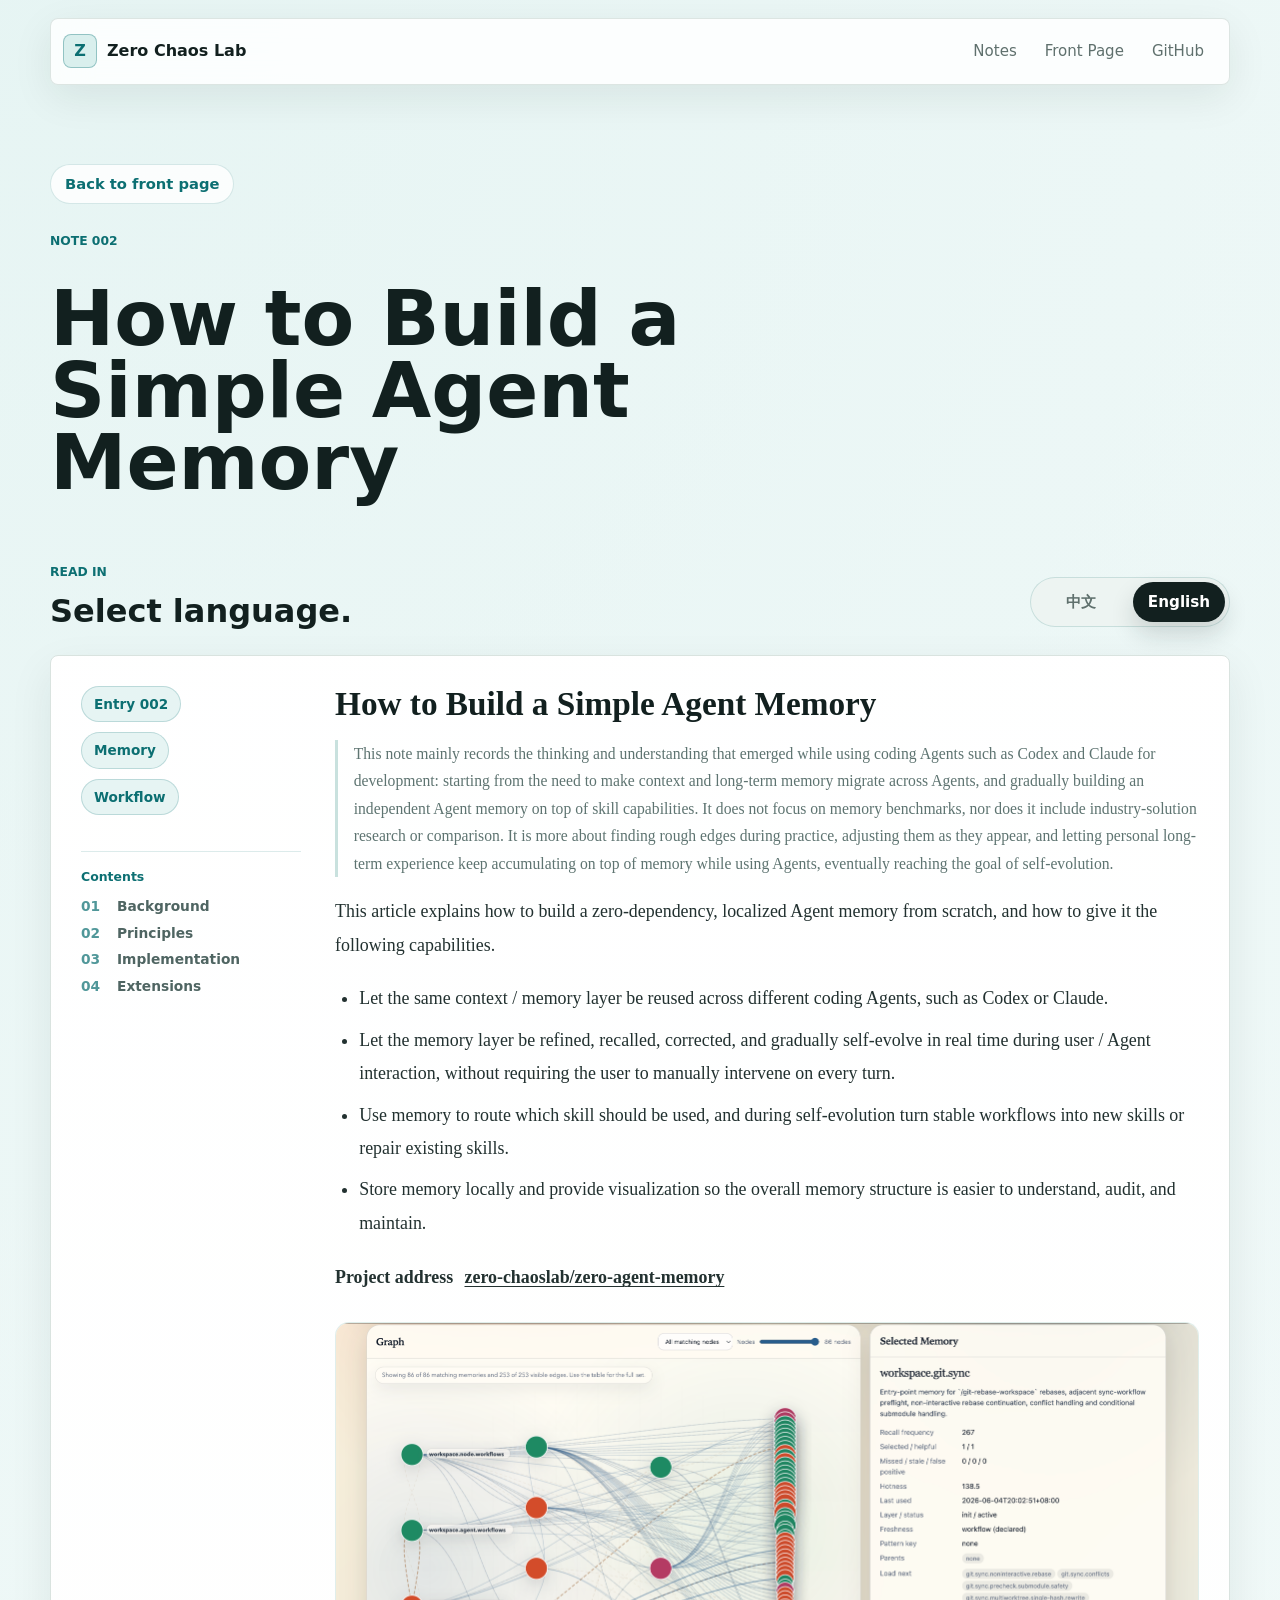
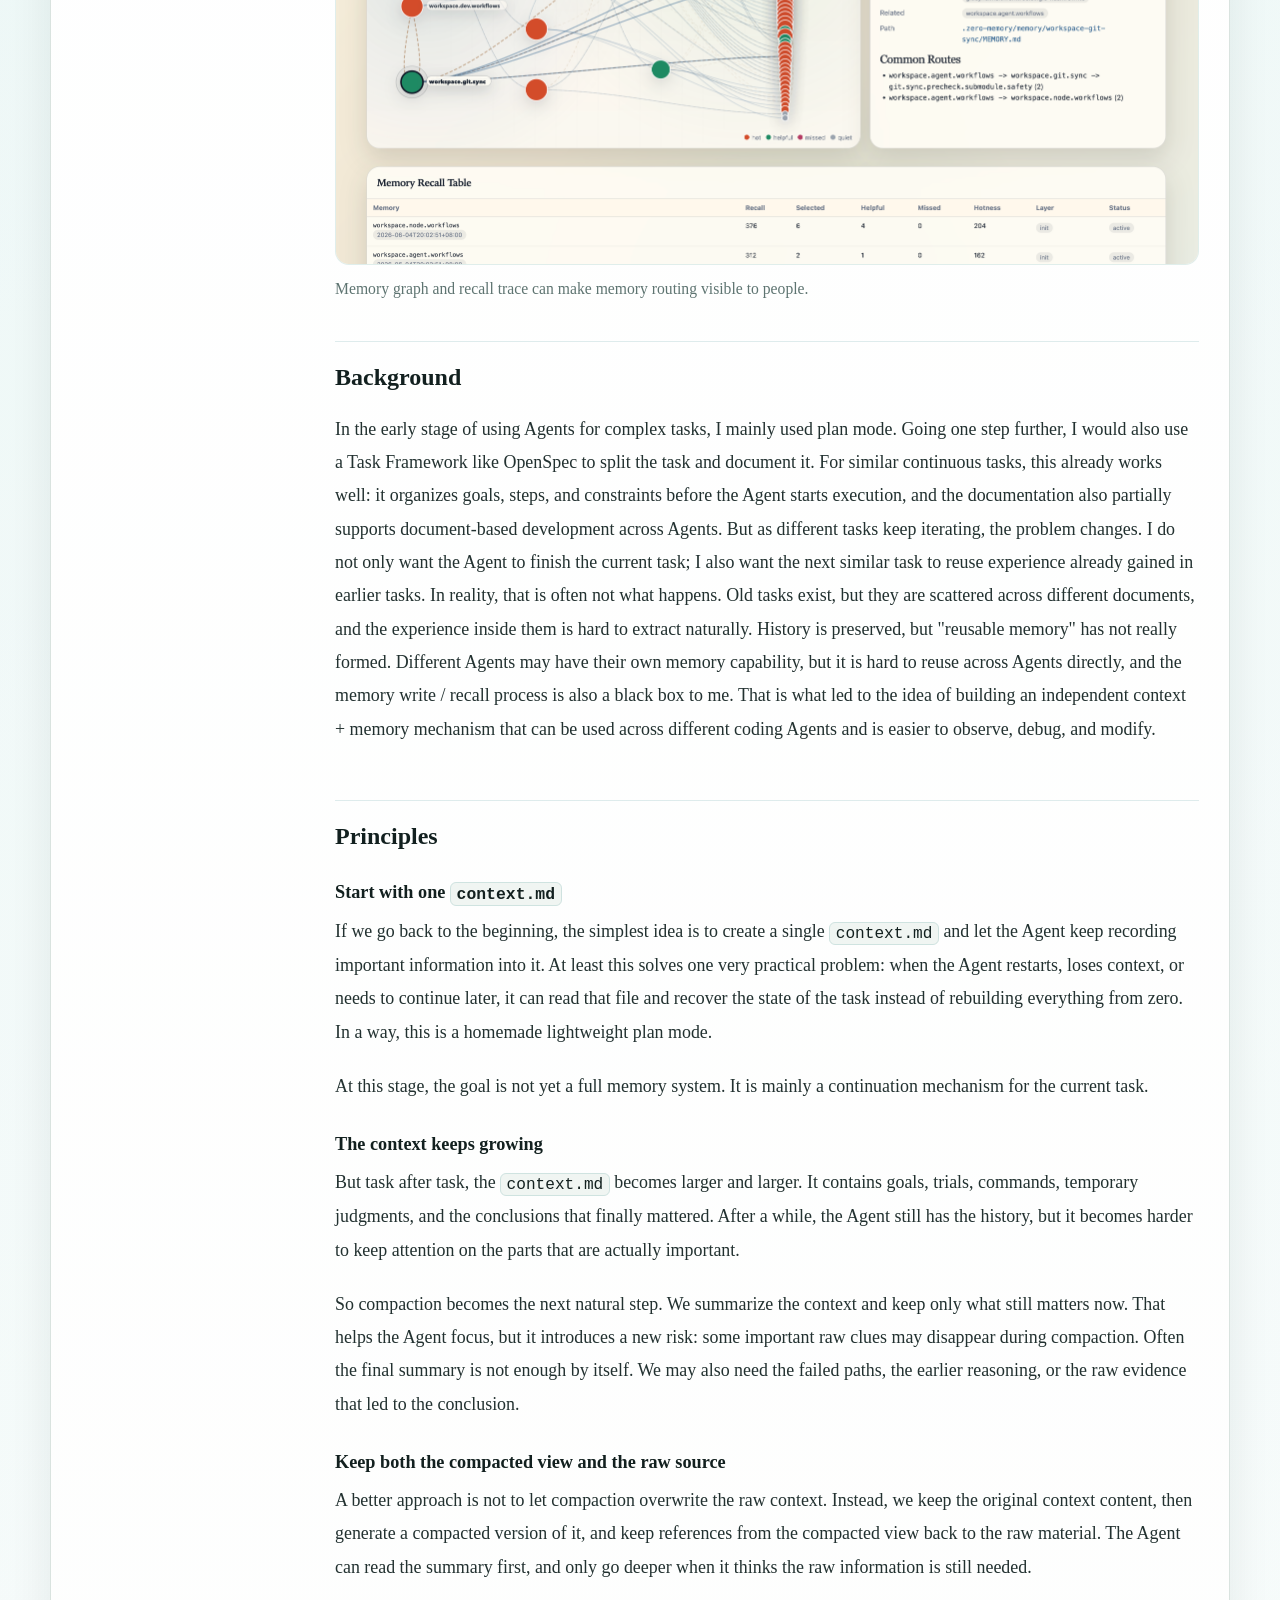
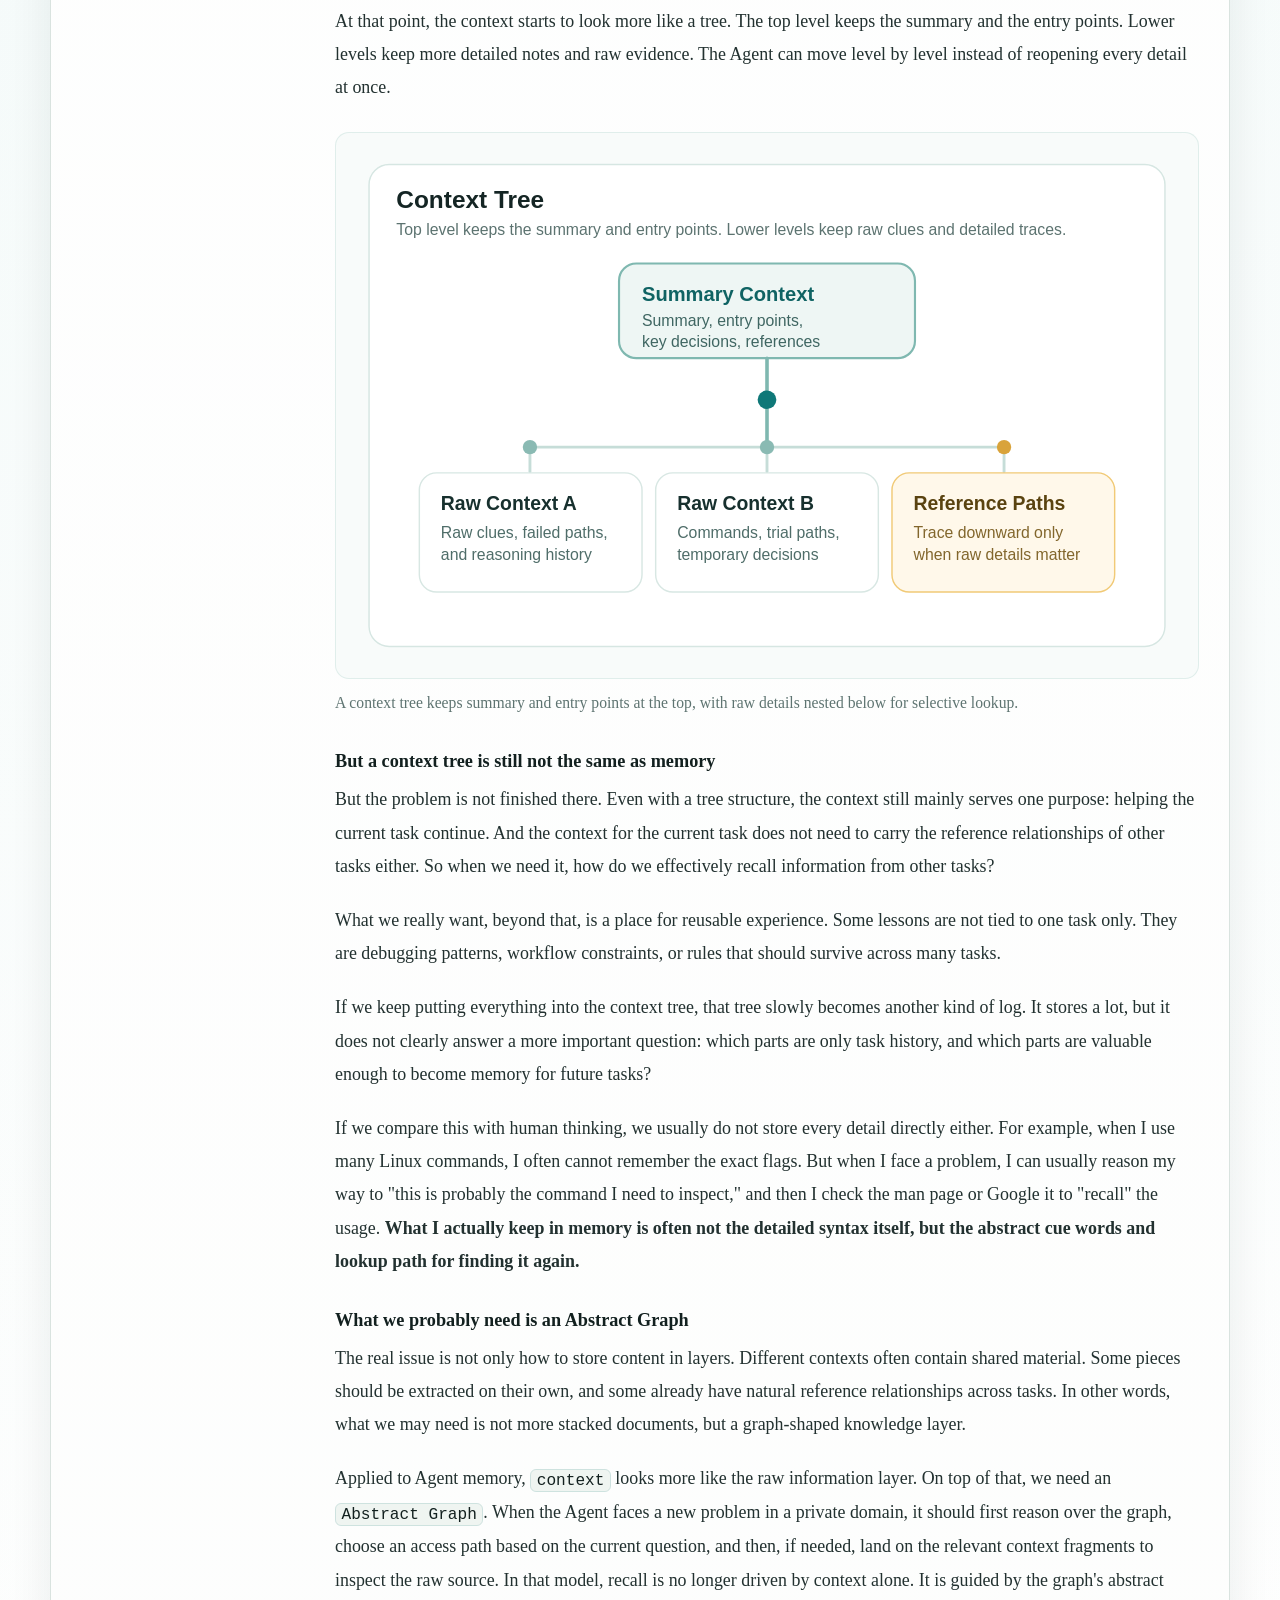
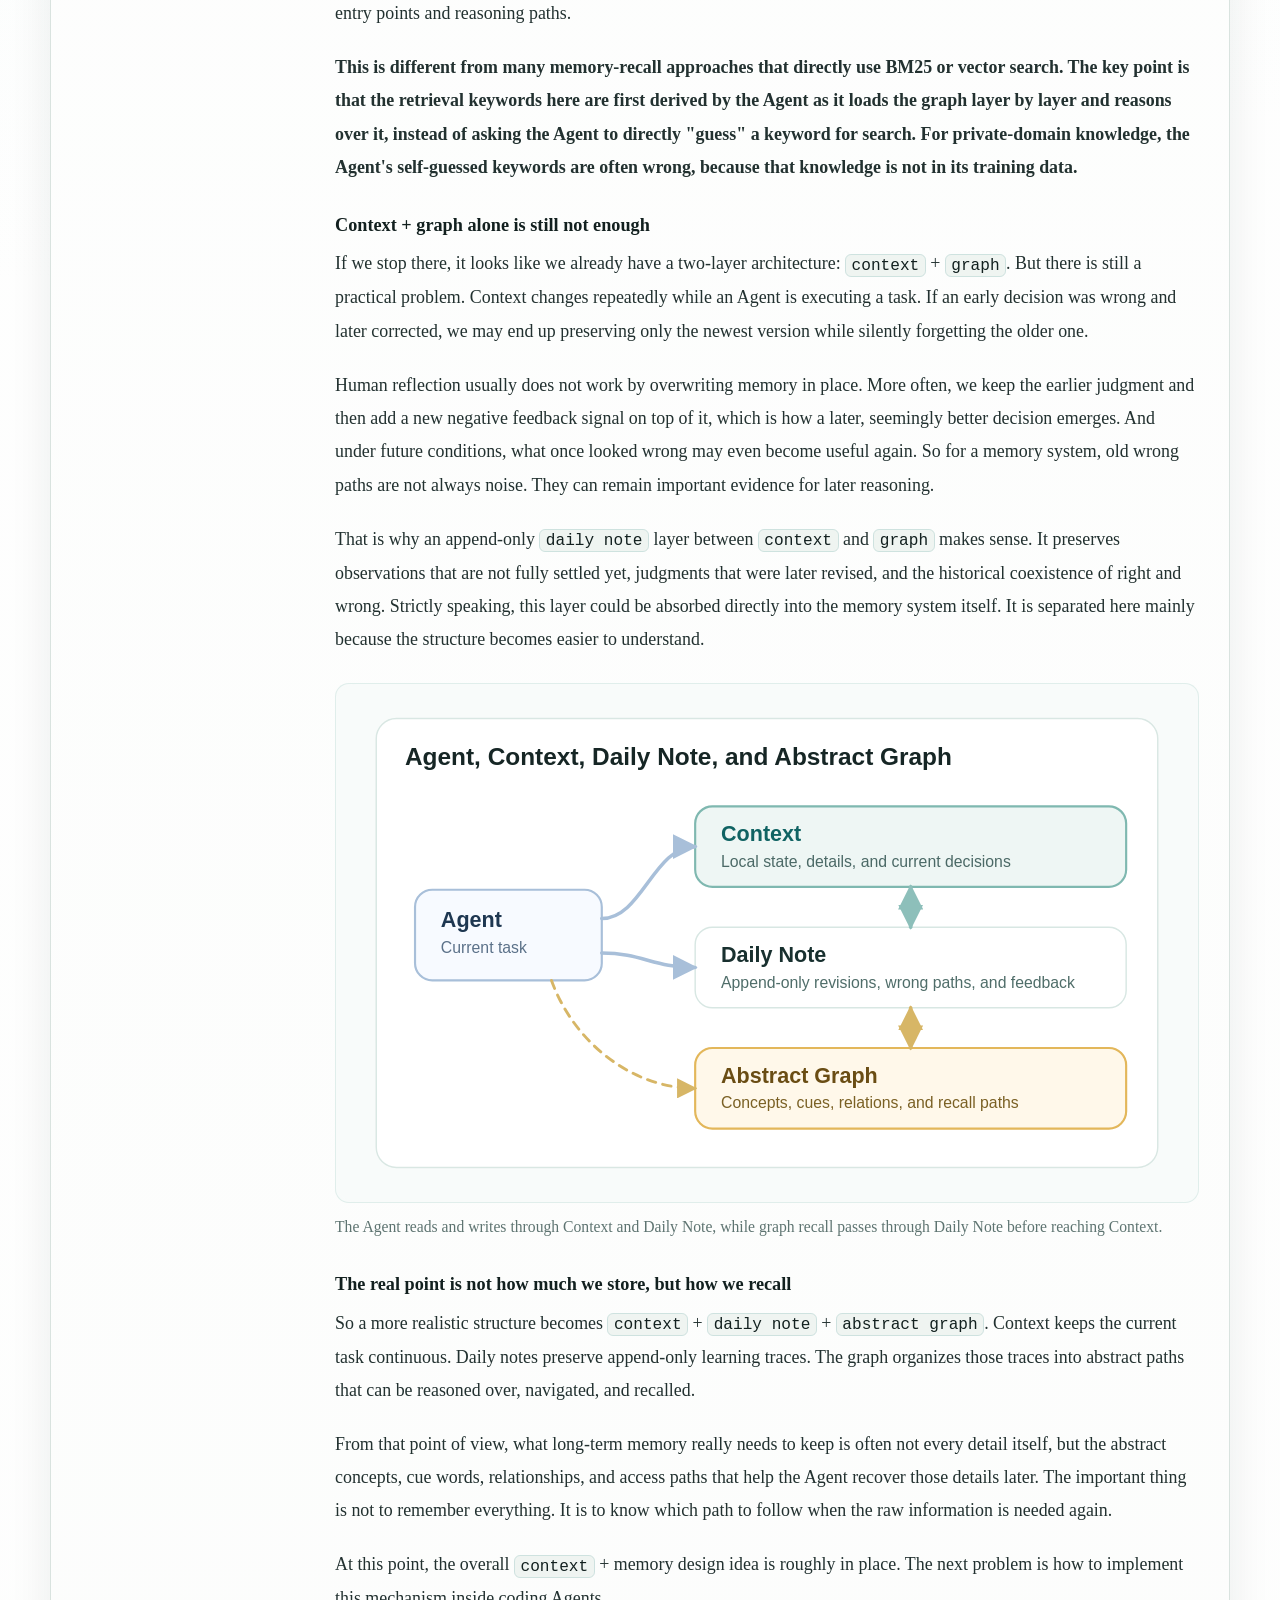
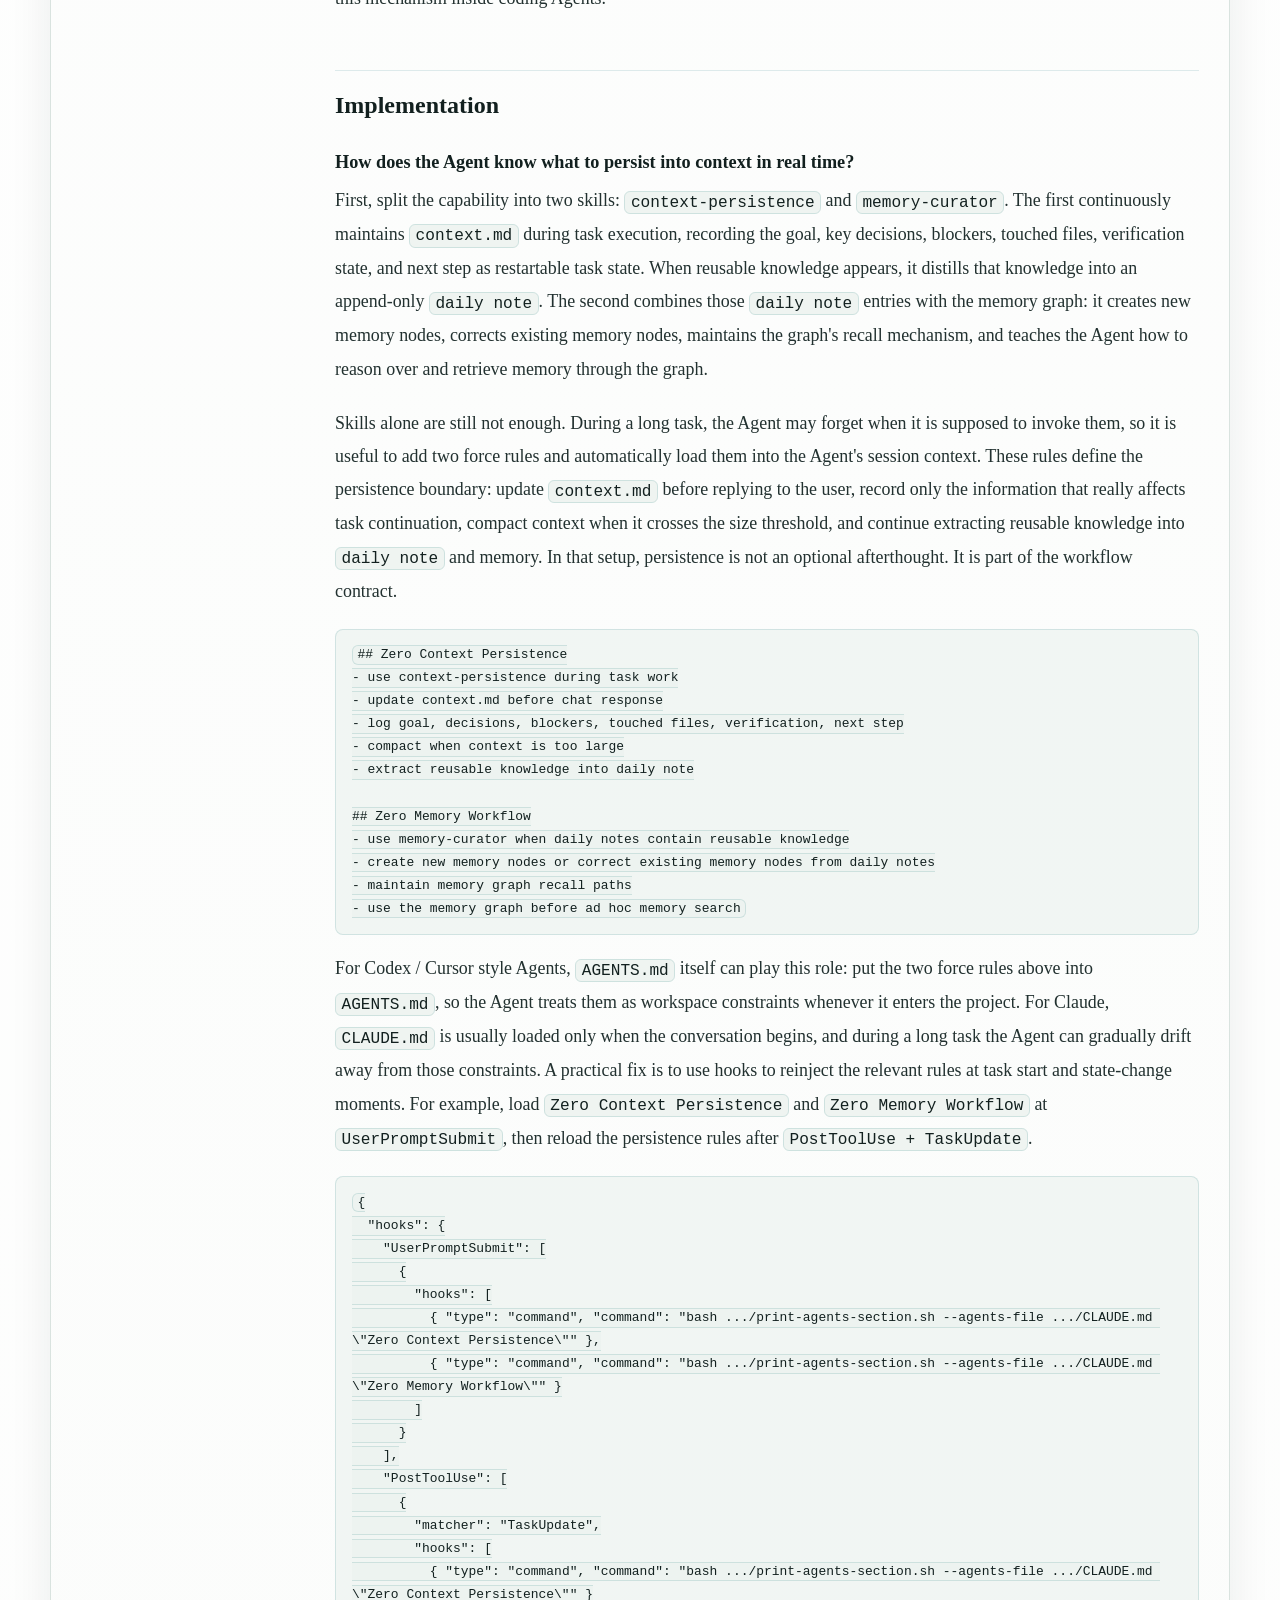
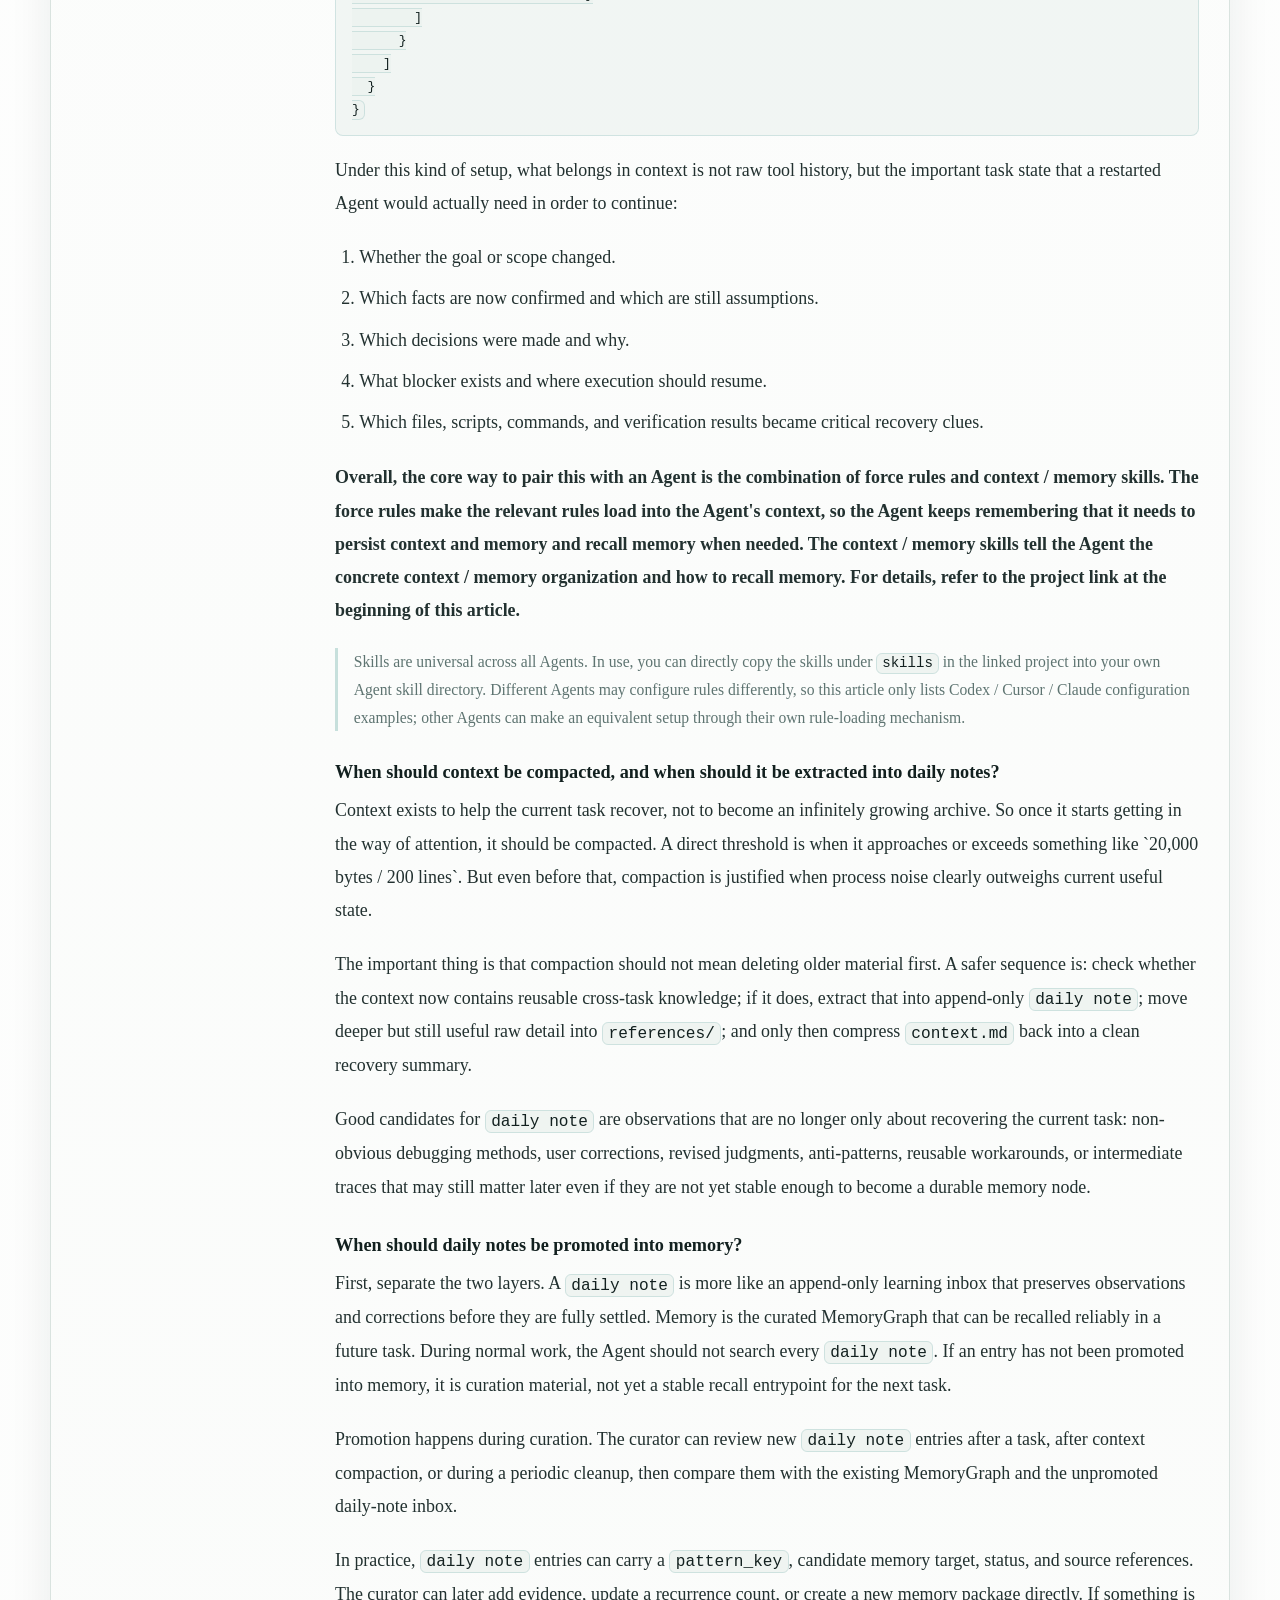
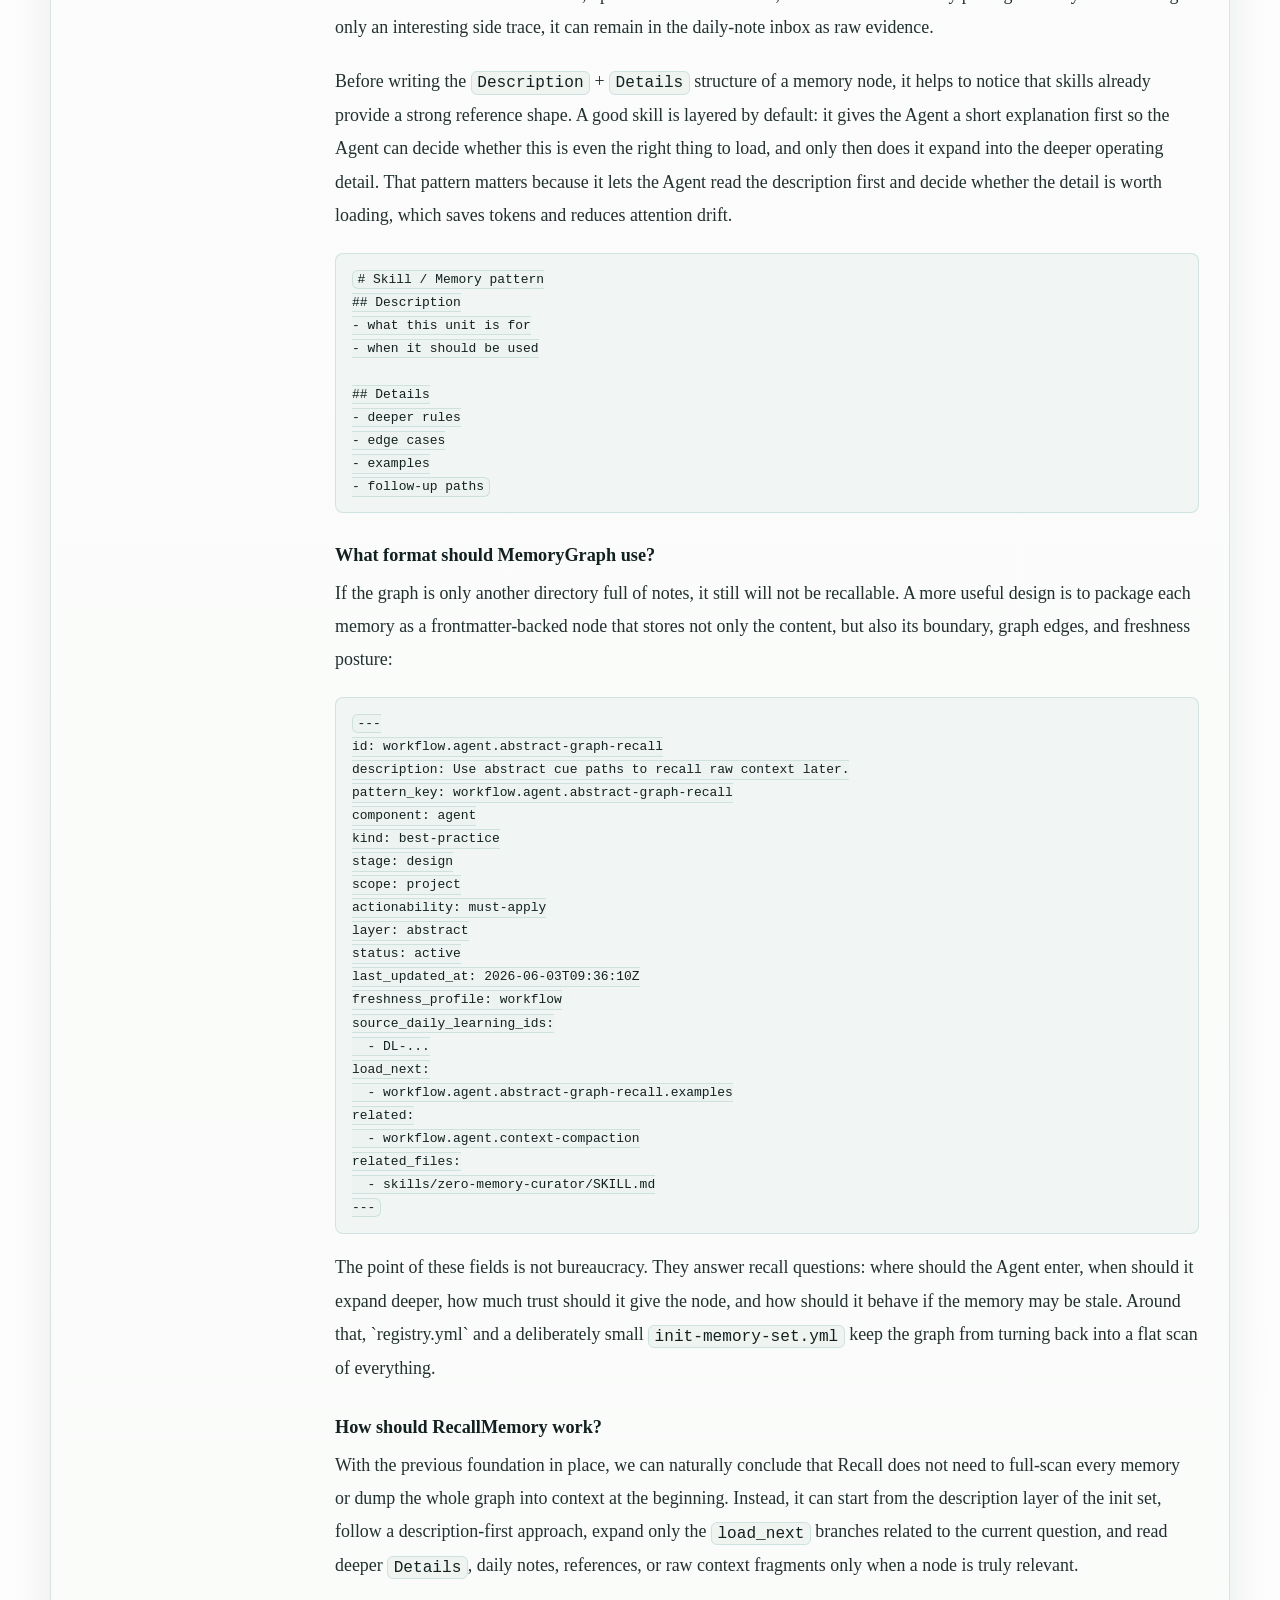
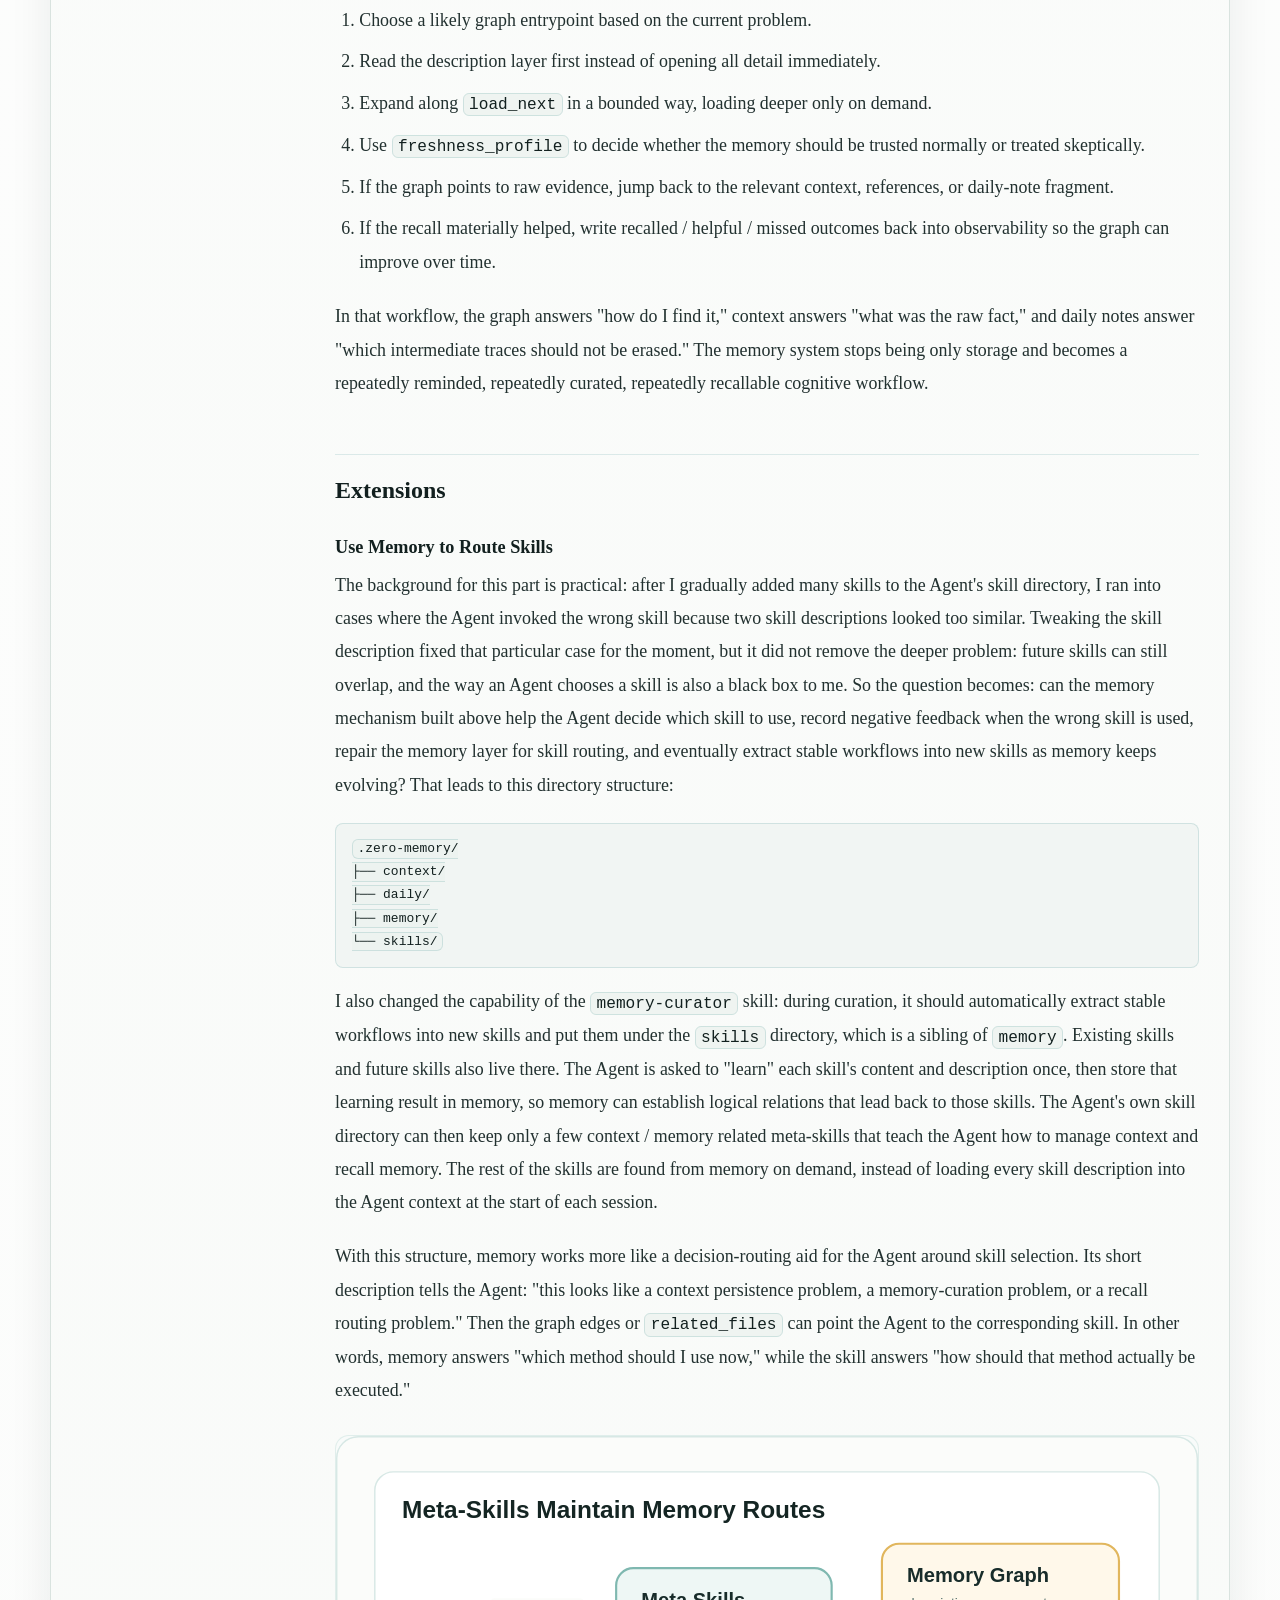
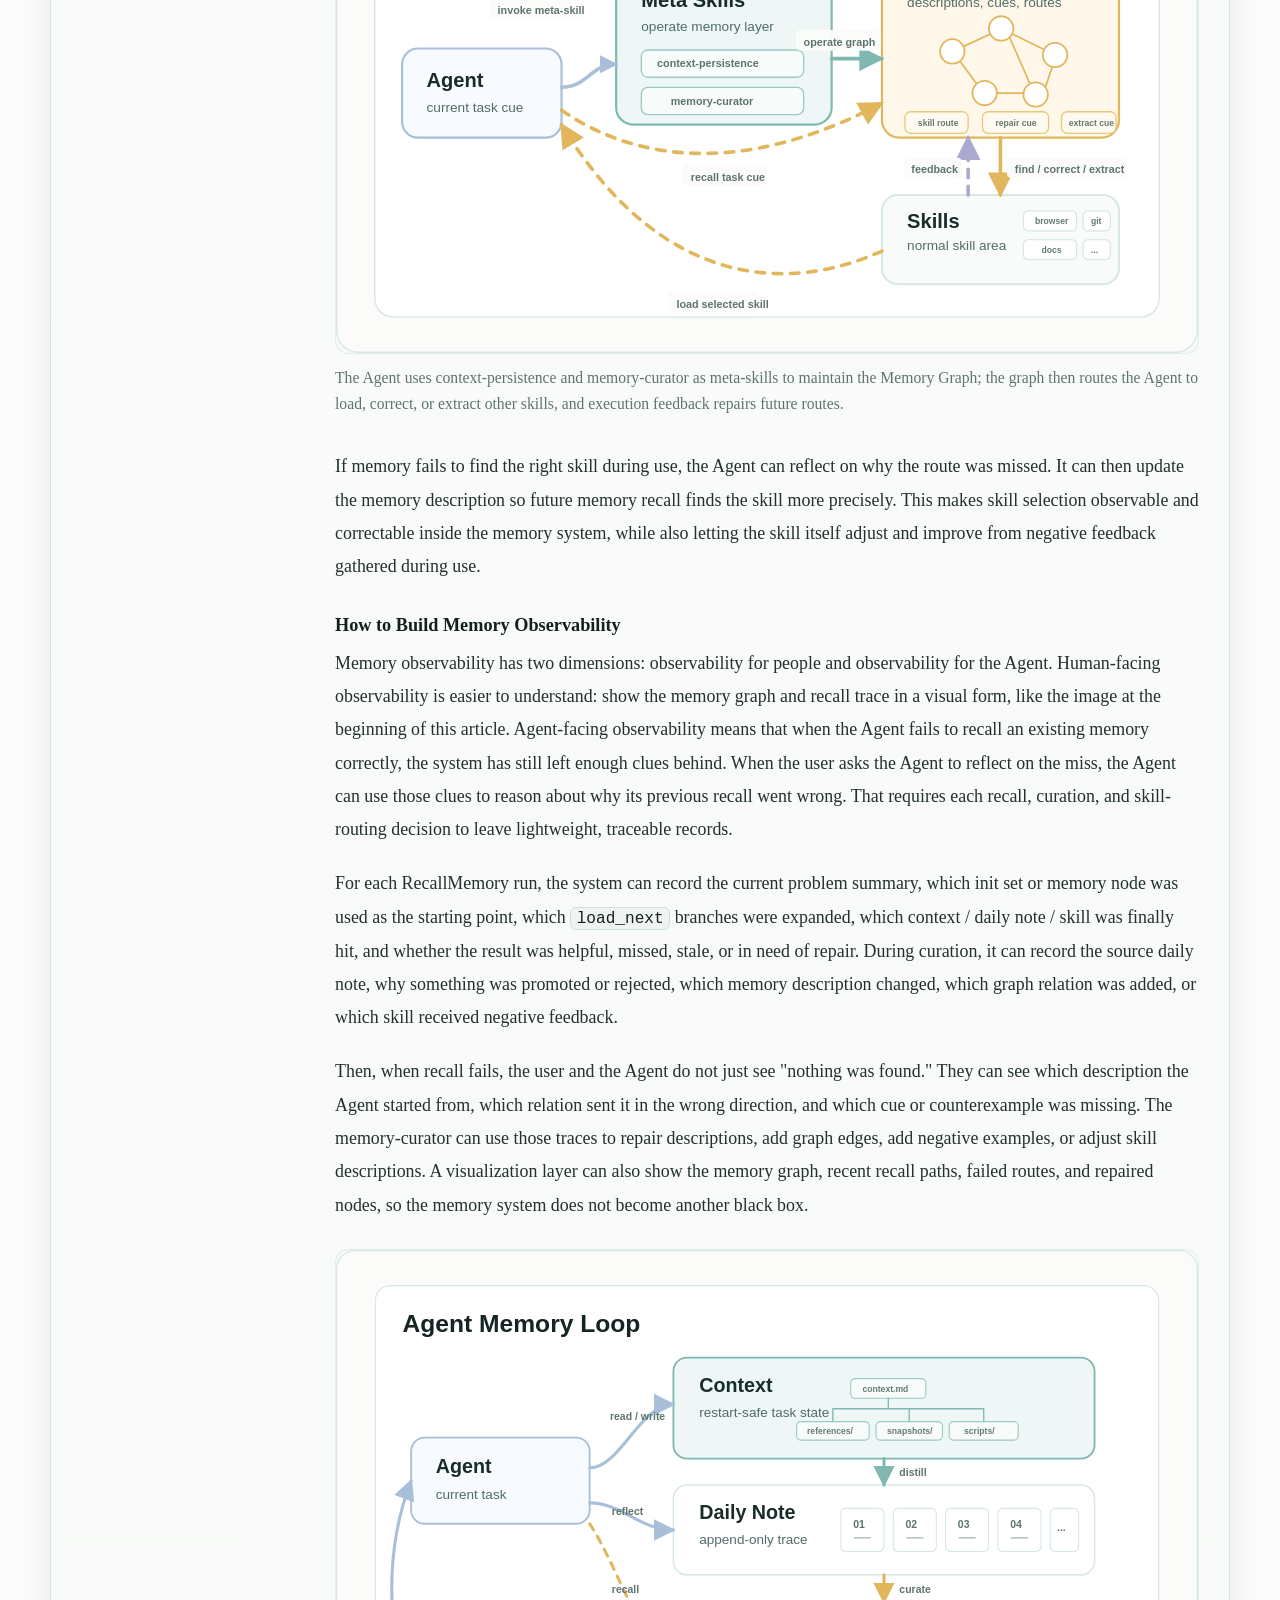
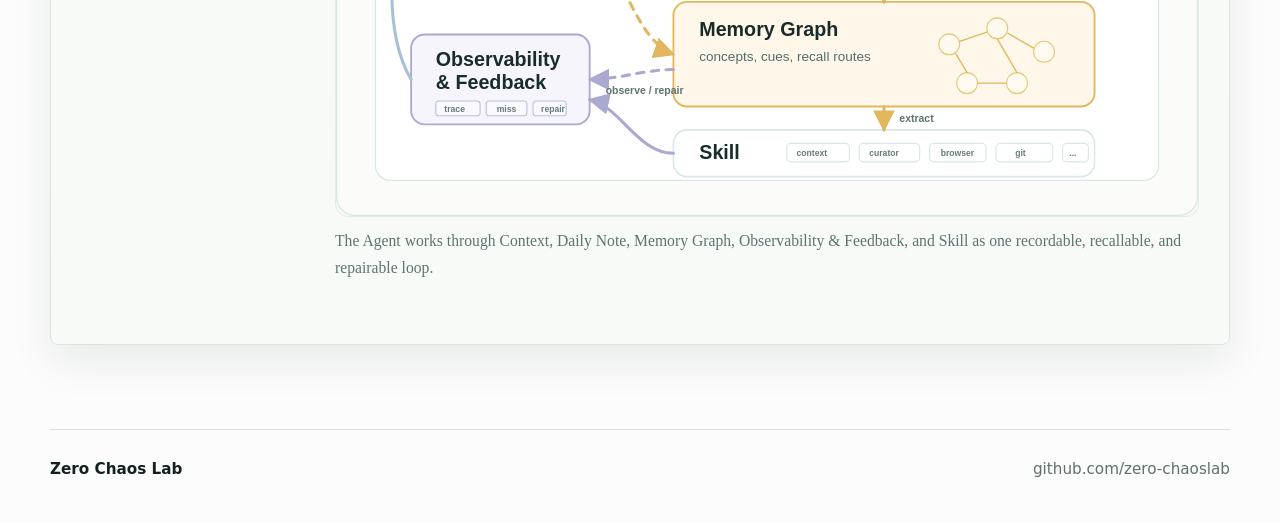
<file: posts/simple-agent-memory.html>
<!doctype html>
<html lang="en">
  <head>
    <meta charset="utf-8" />
    <meta name="viewport" content="width=device-width, initial-scale=1" />
    <meta
      name="description"
      content="A bilingual note about how a simple AgentMemory can grow from one context file into a layered system for continuation, compaction, and reusable experience."
    />
    <title>如何实现一个简易的AgentMemory | Zero Chaos Lab</title>
    <link rel="stylesheet" href="../styles.css" />
  </head>
  <body class="article-page">
    <header class="site-header" aria-label="Primary">
      <a class="brand-mark" href="../index.html" aria-label="Zero Chaos Lab home">
        <span class="brand-symbol" aria-hidden="true">Z</span>
        <span>Zero Chaos Lab</span>
      </a>
      <nav class="site-nav" aria-label="Site">
        <a href="../index.html#first-note">Notes</a>
        <a href="../index.html#simple-agent-memory">Front Page</a>
        <a href="https://github.com/zero-chaoslab">GitHub</a>
      </nav>
    </header>

    <main class="article-page-main">
      <div class="page-shell">
        <a class="page-back" href="../index.html#simple-agent-memory">Back to front page</a>

        <div class="page-intro">
          <p class="eyebrow">Note 002</p>
          <h1 class="page-title">
            <span data-lang-heading-for="entry-002" data-lang-value="zh" hidden>如何实现一个简易的AgentMemory</span>
            <span data-lang-heading-for="entry-002" data-lang-value="en">How to Build a Simple Agent Memory</span>
          </h1>
        </div>
      </div>

      <section class="section featured-note article-note" aria-labelledby="agent-memory-note-title">
        <div class="note-shell bilingual-entry" data-bilingual-entry="entry-002">
          <div class="note-header">
            <div>
              <p class="eyebrow">Read in</p>
              <h2 id="agent-memory-note-title">Select language.</h2>
            </div>
            <div class="language-switch" role="group" aria-label="Select note language">
              <button
                class="language-option"
                type="button"
                data-lang-target="zh"
                aria-pressed="false"
              >
                中文
              </button>
              <button
                class="language-option is-active"
                type="button"
                data-lang-target="en"
                aria-pressed="true"
              >
                English
              </button>
            </div>
          </div>

          <article class="note-card">
            <div class="note-meta" aria-label="Entry metadata and section directory">
              <span class="note-tag">Entry 002</span>
              <span class="note-tag">Memory</span>
              <span class="note-tag">Workflow</span>
              <nav class="note-toc" data-lang-panel="zh" lang="zh-Hans" hidden aria-label="章节目录">
                <p class="note-toc-title">章节目录</p>
                <ol>
                  <li><a href="#zh-background"><span>01</span>背景</a></li>
                  <li><a href="#zh-principles"><span>02</span>原理</a></li>
                  <li><a href="#zh-implementation"><span>03</span>实现</a></li>
                  <li><a href="#zh-extensions"><span>04</span>扩展</a></li>
                </ol>
              </nav>
              <nav class="note-toc is-active" data-lang-panel="en" lang="en" aria-label="Section directory">
                <p class="note-toc-title">Contents</p>
                <ol>
                  <li><a href="#en-background"><span>01</span>Background</a></li>
                  <li><a href="#en-principles"><span>02</span>Principles</a></li>
                  <li><a href="#en-implementation"><span>03</span>Implementation</a></li>
                  <li><a href="#en-extensions"><span>04</span>Extensions</a></li>
                </ol>
              </nav>
            </div>

            <div class="note-body">
              <section class="note-copy" data-lang-panel="zh" lang="zh-Hans" hidden>
                <h3>如何实现一个简易的 Agent Memory</h3>
                <p class="note-aside">
                  本文更侧重记录在使用 Codex / Claude
                  等 coding Agent 做研发时如何从自己对 context 和 long-term memory
                  跨 Agent 迁移的需求出发逐步在 skill
                  的基础之上实现一套独立 Agent memory 的思考和理解。因此这里不会重点展开 memory
                  benchmark 等测试，也没有业界方案调研或对比之类的，更多的是在实践过程中发现不好的地方就随时调整，使得自身的长期经验可以在使用 Agent
                  的过程中在 memory 的基础上被持续积累并达到自我进化的目的。
                </p>
                <p>
                  本文会讲述如何从0开始自制一个0依赖、本地化的 Agent memory，使其具备如下能力。
                </p>
                <ul>
                  <li>让同一套 context / memory 可以在不同的 coding Agent 之间复用，比如 Codex 或 Claude。</li>
                  <li>让这套 memory 在用户与 coding Agent 交互的过程中实时、自动地被提炼、召回、修正，并逐步自我进化，而无需用户在每轮对话中主动干预。</li>
                  <li>通过 memory 来路由应该使用哪个 skill，并支持在自我进化过程中将稳定的 workflow 自动转化为新的 skill，或修正已有的 skill。</li>
                  <li>支持 memory 本地化存储，并提供可视化能力，方便理解、审计和维护整个 memory 结构。</li>
                </ul>
                <p class="project-link-line">
                  <strong>项目地址</strong>
                  <a class="project-link" href="https://github.com/zero-chaoslab/zero-agent-memory">zero-chaoslab/zero-agent-memory</a>
                </p>
                <figure class="note-figure observability-figure">
                  <img
                    src="../assets/memory-observability-example.png"
                    alt="Memory graph observability dashboard with selected memory details and recall trace table"
                  />
                  <figcaption>Memory graph and recall trace can make memory routing visible to people.</figcaption>
                </figure>
                <h4 class="note-section-heading" id="zh-background">背景</h4>
                <p>
                  在早期阶段使用 Agent 处理复杂任务的时候，主要也是使用 plan
                  mode，进一步也会用类似 OpenSpec 这样的 Task Framework
                  把任务拆开并文档化。对于同类连续任务，这种方式已经很好，因为它能先把目标、步骤和约束整理清楚，再让 Agent
                  开始执行，并且借助这种文档化的方式，也一定程度上达到了跨 Agent
                  基于文档开发的目的。但随着不同任务的迭代，问题就变了。我不只是希望 Agent
                  把当前任务做完，也希望下一次遇到相似问题时，它能复用之前任务里已经得到的经验。但现实里却常常不是这样，旧任务虽然存在，却散落在不同的文档中，经验却很难被自然提取出来。历史被保存了，但“可复用的记忆”并没有真正形成。各个
                  Agent 虽然有自己的 memory 能力，但是跨 Agent
                  难以直接复用，并且 memory
                  的写入和召回过程对自己来说也完全是黑盒。因此开始有了自制一个独立的、可以在不同的 coding Agent
                  上使用，并方便观测、调试、修改的 context + memory 机制的想法。
                </p>

                <h4 class="note-section-heading" id="zh-principles">原理</h4>

                <h5 id="zh-start-context">从一个 context.md 开始</h5>
                <p>
                  最开始的想法其实很简单: 做一个
                  <code>context.md</code>，让 Agent
                  在执行过程中持续把重要信息记录进去。这样做至少先解决一个很现实的问题: 当 Agent
                  因为重启、切换环境或者上下文中断而停下来时，它还能重新读回这个文件，接着往下做，而不是每次都从头恢复现场。
                  这相当于自制了一个简易的 plan mode。
                </p>
                <p>
                  这个阶段的目标不是“构建完整记忆系统”，而只是先确保任务可以连续。也就是说，它更像一种 task continuation
                  机制，而不是严格意义上的长期记忆。
                </p>

                <h5 id="zh-context-growing">context 会越写越大</h5>
                <p>
                  但随着任务一个接一个发生，<code>context.md</code>
                  会越来越大。它会同时包含目标、过程、试错、命令、临时判断，以及最后真正有价值的结论。等它大到一定程度时，Agent
                  虽然“有记录”，但已经很难把注意力稳定放在真正重要的地方。
                </p>
                <p>
                  所以自然会想到 compaction: 把 context
                  压缩成总结，只保留当前还重要的结论，把细节先折叠起来。这解决了注意力问题，却又带来另一个问题: 压缩之后，某些原始线索可能会丢。很多时候，真正关键的不是最后一句总结，而是当时为什么这样判断、排除了什么、哪个失败路径其实以后还会再遇到。
                </p>

                <h5 id="zh-keep-raw-context">压缩版和原始版都要保留</h5>
                <p>
                  于是一个更稳妥的方法出现了: 不要让 compaction
                  覆盖原始内容，而是保留原始 context，再生成压缩后的
                  summary context，并且在 summary
                  里保留对原始内容的引用。这样 Agent 平时先看总结，只有当它判断某段原始线索还值得追溯时，才继续往下找。
                </p>
                <p>
                  到这里，context
                  就不再是一张平铺的长文档，而更像一棵树: 顶层保留摘要和入口，下面挂着更具体的层级和原始材料。Agent
                  可以按层往下找，而不需要每次都从最底层的所有细节开始读。
                </p>
                <figure class="note-figure context-tree-figure">
                  <img
                    src="../assets/context-tree-structure.svg"
                    alt="A context tree with summary context at the top and raw context branches underneath"
                  />
                  <figcaption>A context tree keeps summary and entry points at the top, with raw details nested below for selective lookup.</figcaption>
                </figure>

                <h5 id="zh-context-tree-not-memory">但树形 context 还不等于 memory</h5>
                <p>
                  但问题还没有结束。即使 context
                  已经有了树状结构，它本质上仍然主要服务于“这个任务怎么继续做下去”。而当前这个任务的
                  context 也没有必要保存其他任务之间的引用关系。那么问题就来了: 当我们在需要的时候，想有效地召回其他
                  task 的信息时，应该怎么办？
                </p>
                <p>
                  而我们真正想要的，其实还有另一类东西: 那些能够跨任务复用的经验，比如某种调试模式、某个工作流约束、或者一条已经被验证过的判断规则。
                </p>
                <p>
                  这时如果把所有内容都继续堆进 context tree
                  里，树本身又会变成另一种日志。它能保存很多东西，但很难回答一个更关键的问题: 这些内容里，哪些只是某次任务的现场，哪些已经值得被提炼成以后也能拿来用的 memory?
                </p>
                <p>
                  回想一下人类自己的思维方式，其实我们也不是把所有细节直接背下来。比如我自己在使用很多
                  Linux 命令的时候，经常记不住具体参数，但面对问题时，我通常能先推理出“可能该看哪个命令”，然后再去查
                  man 手册或者 Google 一下，把它“回忆”起来。<strong>也就是说，我记住的往往不是命令的使用细节，而是如何找到这些细节的抽象线索、关键字和访问路径。</strong>
                </p>

                <h5 id="zh-abstract-graph">所以我们真正需要的，可能是一层 Abstract Graph</h5>
                <p>
                  真正的问题不只是把内容分层保存，而是不同 context
                  之间往往会出现公共的内容。有些内容值得被单独提炼出来，有些内容彼此之间本来就存在引用关系。换句话说，我们需要的可能不是更多平铺的文档，而是一层图结构的知识图谱。
                </p>
                <p>
                  放到 Agent memory 里看，<code>context</code>
                  更像是原始信息层，而在它之上我们还需要一层
                  <code>Abstract Graph</code>。当 Agent
                  面对一个新的私有领域问题时，它会先通过 graph
                  进行推理，根据当前的问题决定 graph
                  的访问路径，最终再按需要回到对应的 context
                  片段查看原始信息。这样真正负责“召回”的，不再只是 context
                  本身，而是 graph 提供的抽象入口和推理路线。
                </p>
                <p>
                  <strong>注意，这和很多 memory 召回直接采用 BM25 / 向量检索等方式有一定区别。核心在于，这里检索的关键字是先通过 Agent
                    逐层加载 graph 推理得到，而不是直接由 Agent 主动“猜”一个关键字去检索。因为对于私有领域的知识，Agent
                    自己检索的关键字往往是错的，毕竟这些知识并不在它的训练语料里面。</strong>
                </p>

                <h5 id="zh-context-graph-not-enough">仅有 context + graph 还不够</h5>
                <p>
                  如果只看到这里，我们似乎已经得到了两层架构:
                  <code>context</code> + <code>graph</code>。但还有一个实际问题:
                  context 在 Agent 执行 task
                  的过程中可能会被反复修改。如果某些决策一开始是错的，后来又被修正了，那我们很可能只保留了最新的，而把之前的判断过程直接“忘掉”了。
                </p>
                <p>
                  但对比人类的反思过程，我们的记忆往往不是原地更新的。更多时候，是在旧判断的基础上叠加一个新的负反馈，才慢慢形成一个看起来更正确的新决定。甚至在未来某些时候，所谓的“正确”和“错误”也可能因为其他原因而对调。因此，对
                  memory 系统来说，过去的错误路径并不一定只是噪声，它也可能是以后推理时的重要证据。
                </p>
                <p>
                  因此，在 <code>context</code> 和 <code>graph</code>
                  之间，引入一个 append-only 的 <code>daily note</code>
                  层，会更接近这种真实的记忆过程。它用来保存那些还没有被定论的观察、被修正过的判断、以及正确与错误都被保留下来的历史痕迹。严格来说，这一层也可以直接内化到
                  memory 里面，这样分层只是为了让结构看起来更清晰一些。
                </p>
                <figure class="note-figure graph-figure">
                  <img
                    src="../assets/context-graph-daily-note.svg"
                    alt="An Agent-centered memory diagram showing context, abstract graph, daily note, and recall paths"
                  />
                  <figcaption>The Agent reads and writes through Context and Daily Note, while graph recall passes through Daily Note before reaching Context.</figcaption>
                </figure>

                <h5 id="zh-recall-focus">最后的重点不是存多少，而是怎么召回</h5>
                <p>
                  所以回过头看，一个更贴近实际的结构其实是
                  <code>context</code> + <code>daily note</code> +
                  <code>abstract graph</code>。其中 context
                  负责当前任务的连续性，daily note 负责 append-only
                  的经验沉淀，而 graph
                  负责把这些经验组织成可推理、可导航、可召回的抽象路径。
                </p>
                <p>
                  从这个角度看，memory
                  里真正需要被长期保存的，往往不是所有细节本身，而是能帮助 Agent
                  在未来重新找到这些细节的抽象概念、关键字、关系和访问方式。真正重要的不是“记住一切”，而是在需要的时候，知道该沿着哪条路径，把正确的原始信息重新找回来。
                </p>
                <p>
                  到这里，大体的 <code>context</code> + memory
                  整体设计思路已经有了。接下来要解决的问题是: 如何在 coding Agent
                  中实现这一机制。
                </p>

                <h4 class="note-section-heading" id="zh-implementation">实现</h4>

                <h5 id="zh-persist-context-realtime">Agent 怎么实时知道该把什么写进 context</h5>
                <p>
                  首先，我们需要把能力拆成两个 skill:
                  <code>context-persistence</code> 和
                  <code>memory-curator</code>。前者负责在任务执行过程中不断维护
                  <code>context.md</code>，把 goal、关键决策、blocker、触达文件、验证状态和下一步写成可恢复的任务状态，并在发现可复用知识时提炼到
                  append-only 的 <code>daily note</code>；后者负责把
                  <code>daily note</code> 结合 memory graph 做进一步整理: 创建新的
                  memory node、修正现有 memory node、维护 memory graph
                  的 recall 机制，并让 Agent 知道如何基于 memory graph 推理和检索
                  memory。
                </p>
                <p>
                  但是只有 skill 还不够。长程任务里，Agent
                  仍然可能忘记该在什么时候调用这些 skill，所以最好再增加两条 force
                  rule，并让它们自动加载到 Agent 的 session context
                  中。它们要描述清楚持久化边界: 在回复用户之前必须先更新
                  <code>context.md</code>、只记录真正影响任务继续的关键内容、context
                  超过阈值后必须 compact、发现可复用知识时要继续提炼到
                  <code>daily note</code> 和 memory。这样一来，context
                  写入就不是“有空再记一下”，而是工作流本身的一部分。
                </p>
                <pre class="note-code"><code>## Zero Context Persistence
- use context-persistence during task work
- update context.md before chat response
- log goal, decisions, blockers, touched files, verification, next step
- compact when context is too large
- extract reusable knowledge into daily note

## Zero Memory Workflow
- use memory-curator when daily notes contain reusable knowledge
- create new memory nodes or correct existing memory nodes from daily notes
- maintain memory graph recall paths
- use the memory graph before ad hoc memory search
</code></pre>
                <p>
                  对于 Codex / Cursor 这一类 Agent 来说，
                  <code>AGENTS.md</code>
                  本身就可以承担这个角色: 把上面两条 force rule 写进
                  <code>AGENTS.md</code>，让 Agent
                  每次进入 workspace 时都把它们作为工作约束。对于 Claude 来说，
                  <code>CLAUDE.md</code>
                  通常只在对话开始时加载，长任务里 Agent 可能会逐渐忘掉这些约束。所以一个实用做法是使用
                  hook，在任务开始和状态变化时，重新注入相关规则。比如:
                  <code>UserPromptSubmit</code> 时加载
                  <code>Zero Context Persistence</code> 和
                  <code>Zero Memory Workflow</code>，而在
                  <code>PostToolUse + TaskUpdate</code>
                  之后再次加载持久化规则。
                </p>
                <pre class="note-code"><code>{
  "hooks": {
    "UserPromptSubmit": [
      {
        "hooks": [
          { "type": "command", "command": "bash .../print-agents-section.sh --agents-file .../CLAUDE.md \"Zero Context Persistence\"" },
          { "type": "command", "command": "bash .../print-agents-section.sh --agents-file .../CLAUDE.md \"Zero Memory Workflow\"" }
        ]
      }
    ],
    "PostToolUse": [
      {
        "matcher": "TaskUpdate",
        "hooks": [
          { "type": "command", "command": "bash .../print-agents-section.sh --agents-file .../CLAUDE.md \"Zero Context Persistence\"" }
        ]
      }
    ]
  }
}</code></pre>
                <p>
                  在这种机制下，真正应该实时写入 context
                  的，通常是当前任务恢复一定会用到的关键状态，而不是原始流水账。比如:
                </p>
                <ol>
                  <li>目标是否变化了。</li>
                  <li>哪些判断已经被验证为真，哪些还只是待确认假设。</li>
                  <li>做出了哪些关键决策，以及为什么这么做。</li>
                  <li>碰到了什么 blocker，下一步应该从哪里继续。</li>
                  <li>哪些文件、脚本、命令和验证结果已经成为恢复任务的关键线索。</li>
                </ol>
                <p>
                  <strong>总体来说，和 Agent 搭配的核心方式就是 force rule + context / memory skill 的组合。force rule 用来强制在 Agent 上下文中加载相关规则，让 Agent 时刻记得需要持久化 context 和 memory，并在需要的时候 recall memory；context / memory skill 则告诉 Agent 具体的 context / memory 组织形式，以及如何 recall memory，具体可以参考文章开头的项目链接。</strong>
                </p>
                <p class="note-aside">
                  skill 对所有 Agent 都是通用的，使用时直接将项目链接中的 <code>skills</code> 下的 skill copy 到自己的 Agent skill 目录即可，但不同 Agent 配置 rule 的方式可能不同，这里只列举 Codex / Cursor / Claude 的配置例子，其他 Agent 可按照其对应的 rule 加载方式结合做等效的配置。
                </p>

                <h5 id="zh-compact-daily-note">什么时候 compact，什么时候提取到 daily note</h5>
                <p>
                  context 的目标是帮助当前任务恢复，而不是无止境地囤积所有历史。所以当
                  context 已经开始妨碍注意力时，就该 compact 了。比较直接的阈值是:
                  文件已经大到难以快速扫读，比如接近或超过 `20,000 bytes / 200 lines`；或者虽然还没超过硬阈值，但过程噪声已经明显多于当前有效信息。
                </p>
                <p>
                  compact 的关键不是“删掉旧内容”，而是先分流。更稳妥的顺序通常是:
                  先判断里面是否有可跨任务复用的知识；如果有，先抽到 append-only 的
                  <code>daily note</code>；然后把过深但仍有价值的原始细节移到
                  <code>references/</code>；最后再把
                  <code>context.md</code> 压成当前可恢复的摘要入口。
                </p>
                <p>
                  适合进入 <code>daily note</code> 的内容，往往有几个特征: 它不是单纯为了恢复当前现场；它包含某种非显然的方法、修正、反模式、调试路径或用户纠正；它在未来别的任务里可能再次出现；并且它即使现在还不够稳定，也值得先被 append-only 地保存下来，而不是等完全抽象之后再记。
                </p>

                <h5 id="zh-daily-note-to-memory">什么时候再提取到 memory</h5>
                <p>
                  这里可以先把两层的职责分清楚: <code>daily note</code>
                  更像一个 append-only 的学习收件箱，用来先保留还没有完全定型的观察和修正；memory
                  则是已经被整理过、可以在下一次任务里稳定召回的 MemoryGraph
                  节点。所以正常任务里的 recall 不应该每次都去翻所有
                  <code>daily note</code>。某条 <code>daily note</code>
                  只要还没有被提炼成 memory，它就只是后续 curation
                  的素材，而不是下一次任务默认会主动召回的入口。
                </p>
                <p>
                  提取到 memory 的判断发生在 curation
                  阶段。curator 可以在任务结束、context compact
                  之后，或者定期整理时，回看新增的 <code>daily note</code>
                  和还没有归档的 daily-note inbox，再结合已有 MemoryGraph
                  判断哪些内容值得提升。
                </p>
                <p>
                  实现上，<code>daily note</code> 可以记录
                  <code>pattern_key</code>、候选 memory、状态和来源引用。curator
                  后续可以据此补充证据、更新 recurrence count，或者直接创建新的 memory
                  package；如果只是一次性的旁支细节，就继续留在
                  <code>daily note</code> 里作为原始痕迹。
                </p>
                <p>
                  在真正去写 memory 的 <code>Description</code> +
                  <code>Details</code> 结构之前，其实可以先参考
                  skill 的组织方式。一个好的 skill
                  往往天然就是分层的: 上面先给出简短的说明，让 Agent
                  先知道“这是不是我要的东西”；只有在确认相关之后，才继续展开更深的细节。这个模式很重要，因为它让 Agent
                  在加载时可以先读 description，再决定是否继续读
                  detail，从而避免无谓的 token 消耗，也尽可能减少注意力漂移。
                </p>
                <pre class="note-code"><code># Skill / Memory pattern
## Description
- what this unit is for
- when it should be used

## Details
- deeper rules
- edge cases
- examples
- follow-up paths
</code></pre>

                <h5 id="zh-memorygraph-format">MemoryGraph应该采用怎样的保存格式</h5>
                <p>
                  如果 graph 只是换一个目录继续堆笔记，那它还是不可召回。一个更实用的方式，是把每个 memory
                  做成带 frontmatter 的 package，并明确保存它的描述、边界、图关系和新鲜度信息。比如:
                </p>
                <pre class="note-code"><code>---
id: workflow.agent.abstract-graph-recall
description: Use abstract cue paths to recall raw context later.
pattern_key: workflow.agent.abstract-graph-recall
component: agent
kind: best-practice
stage: design
scope: project
actionability: must-apply
layer: abstract
status: active
last_updated_at: 2026-06-03T09:36:10Z
freshness_profile: workflow
source_daily_learning_ids:
  - DL-...
load_next:
  - workflow.agent.abstract-graph-recall.examples
related:
  - workflow.agent.context-compaction
related_files:
  - skills/zero-memory-curator/SKILL.md
---</code></pre>
                <p>
                  这里最关键的不是字段多，而是这些字段都在回答 recall
                  相关的问题: 从哪里进入、什么时候继续展开、应该信任到什么程度、如果它过时了应该怎么怀疑它。除此之外，还要有
                  <code>registry.yml</code> 和一个尽量小的
                  <code>init-memory-set.yml</code>，这样 graph
                  才不会退化成一次性全量扫描。
                </p>

                <h5 id="zh-recallmemory-workflow">RecallMemory的时候应该怎样做</h5>
                <p>
                  有了前面的基础，我们可以很自然地得出 Recall
                  的时候不必一上来全文扫描所有 memory
                  或把整棵图全部塞进上下文，而是先从 init set
                  的描述层开始，按照 description-first 的方式，只扩展和当前问题相关的
                  <code>load_next</code> 分支；只有当某个节点真的相关时，再去读它的
                  <code>Details</code>、daily note、reference
                  或原始 context 片段。
                </p>
                <ol>
                  <li>根据当前问题，先在 graph 上找到可能的入口节点。</li>
                  <li>先读描述层，判断是否相关，而不是立刻吃下全部细节。</li>
                  <li>沿着 <code>load_next</code> 做有限展开，只在需要时再读更深层。</li>
                  <li>根据 <code>freshness_profile</code> 决定这条记忆该正常使用还是保持怀疑。</li>
                  <li>如果 graph 指向了某段原始证据，再回到对应的 context / references / daily note 查看原文。</li>
                  <li>如果这次 recall 真正帮助了当前任务，再把 recalled / helpful / missed 之类的结果回写到 observability，继续反过来修 graph。</li>
                </ol>
                <p>
                  这样一来，graph 负责“怎么找”，context 负责“原始事实是什么”，daily note
                  负责“中间过程里哪些痕迹不该被抹掉”。整个 memory
                  系统就不再只是一个存储层，而更像一个能被不断提醒、不断提炼、不断召回的认知工作流。
                </p>
                <h4 class="note-section-heading" id="zh-extensions">扩展</h4>

                <h5 id="zh-memory-routes-skill">用Memory来路由skill</h5>
                <p>
                  这一部分的背景是: 我在 Agent 的 skill
                  目录里逐步添加了很多 skill 之后，遇到过因为 skill
                  描述相似而被 Agent 错误调用的情况。虽然当时通过修改 skill
                  description 暂时解决了，但可以预见未来引入的新 skill
                  依然很难完全避免类似问题；而且 Agent
                  到底如何选择 skill，对我来说同样是黑盒。那能不能借助上面构建的 memory
                  机制来辅助 Agent 判断应该使用哪个 skill？当它使用了错误的 skill
                  时，也可以把这次错误的负反馈自动记录到 memory 里，用来修正“skill
                  路由”；甚至在 memory 持续进化的过程中，把稳定的 workflow
                  自动提炼成新的 skill。因此有了下面的目录结构:
                </p>
                <pre class="note-code"><code>.zero-memory/
├── context/
├── daily/
├── memory/
└── skills/</code></pre>
                <p>
                  同时也修改了 <code>memory-curator</code> skill
                  的能力: 要求它在 curation 过程中把稳定的 workflow
                  自动提取成新的 skill，放到和 <code>memory</code>
                  平级的 <code>skills</code> 目录下。已有的 skill
                  以及未来新增的 skill 也统一放在这里，并要求 Agent
                  “学习”一遍 skill 的内容和描述信息，并将“学习结果”保存在 memory
                  中，从而自动建立从 memory 可以找到这些 skill
                  的逻辑关系。而 Agent 的 skill 目录只保留 context / memory
                  相关的几个 skill，作为告诉 Agent 如何管理 context 以及召回 memory
                  的“元 skill”，其余的 skill 将会从 memory 中按需查找，不再是伴随每次会话将所有
                  skill 的 description 自动加载到 Agent 上下文中。
                </p>
                <p>
                  这样一来，memory 相对于 skill
                  的作用更像是一个辅助 Agent 的决策路由。它先用简短的 description 告诉 Agent:
                  “你现在碰到的问题，可能属于 context 持久化、memory
                  curation、或者 recall routing 这一类”，然后再通过 graph
                  的关系边或者 <code>related_files</code>，把 Agent
                  引到对应的 skill 上。也就是说，memory
                  负责回答“现在应该用哪种方法”，skill
                  负责回答“这套方法具体怎么执行”。
                </p>
                <figure class="note-figure skill-routing-figure">
                  <img
                    src="../assets/memory-skill-routing.svg"
                    alt="Agent uses meta-skills to maintain Memory Graph routes, load selected skills, and feed execution results back to the graph"
                  />
                  <figcaption>Agent 先通过 context-persistence 和 memory-curator 这两个 meta skill 维护 Memory Graph；Memory Graph 再作为路由层，帮助 Agent 加载、修正或提炼其他 skill，并把执行反馈写回路由。</figcaption>
                </figure>
                <p>
                  如果在使用过程中发现通过 memory 并不能正确地找到某个 skill，也可以让 Agent
                  反思一下为什么没有找到。Agent
                  会自动修正 memory 的描述，使得通过 memory recall
                  找到 skill 的方式变得更精确。这样既可以让 skill
                  的选择结合 memory 体系变得可观测和可修正，也方便 skill
                  本身在使用过程中根据负反馈自动调整和优化。
                </p>
                <h5 id="zh-memory-observability">Memory的可观测性的构建方式</h5>
                <p>
                  Memory可观测性可以分成两个维度: 一个是对人的可观测性，另一个是对 Agent
                  的可观测性。对人的可观测性就比较好理解，将 memory graph 以及 recall trace
                  用图形化的方式展示出来即可，呈现示例就是文章开头的图片。而对 Agent
                  的可观测性是指，当 Agent 没有正确 recall
                  已经存在的记忆时，系统是否留下了一些“线索”；当你反问 Agent
                  或让 Agent 反思的时候，它可以利用这些线索去思考之前自己 recall
                  错误的原因。这就需要让每次 recall、curation 和 skill routing
                  的关键决策都留下轻量、可追溯的记录。
                </p>
                <p>
                  具体来说，每次 RecallMemory 时可以记录当前问题摘要、从哪个 init set
                  或 memory node 开始、沿着哪些 <code>load_next</code>
                  分支展开、最终命中了哪些 context / daily note / skill，以及这次结果是
                  helpful、missed、stale 还是需要修正。curation
                  时则记录 daily note 来源、被提升或被拒绝的原因、修改了哪个 memory
                  描述、增加了哪条 graph 关系，或者给哪个 skill 补充了负反馈。
                </p>
                <p>
                  这样当某次 recall 没有找到正确内容时，就不只是得到一句“没找到”，而是能看到
                  Agent 是从哪个描述出发、在哪条关系边上走偏、缺少了哪个关键词或反例。后续
                  memory-curator 就可以根据这些痕迹去修正 description、补充关系边、增加
                  negative example，或者调整 skill 的描述。可视化层也可以基于这些记录展示
                  memory graph、最近的 recall path、失败的路由和被修正过的节点，让整套 memory
                  不再是另一个黑盒。
                </p>
                <figure class="note-figure agent-memory-loop-figure">
                  <img
                    src="../assets/agent-memory-loop-sketch.svg"
                    alt="A clean rectangular diagram showing Agent, Context, Daily Note, Memory Graph, Observability and Feedback, and Skill as one loop"
                  />
                  <figcaption>从 Agent 出发，Context、Daily Note、Memory Graph、Observability &amp; Feedback 和 Skill 形成一条可记录、可召回、可修正的闭环。</figcaption>
                </figure>
              </section>

              <section class="note-copy is-active" data-lang-panel="en" lang="en">
                <h3>How to Build a Simple Agent Memory</h3>
                <p class="note-aside">
                  This note mainly records the thinking and understanding that
                  emerged while using coding Agents such as Codex and Claude for
                  development: starting from the need to make context and
                  long-term memory migrate across Agents, and gradually building
                  an independent Agent memory on top of skill capabilities. It
                  does not focus on memory benchmarks, nor does it include
                  industry-solution research or comparison. It is more about
                  finding rough edges during practice, adjusting them as they
                  appear, and letting personal long-term experience keep
                  accumulating on top of memory while using Agents, eventually
                  reaching the goal of self-evolution.
                </p>
                <p>
                  This article explains how to build a zero-dependency,
                  localized Agent memory from scratch, and how to give it the
                  following capabilities.
                </p>
                <ul>
                  <li>Let the same context / memory layer be reused across different coding Agents, such as Codex or Claude.</li>
                  <li>Let the memory layer be refined, recalled, corrected, and gradually self-evolve in real time during user / Agent interaction, without requiring the user to manually intervene on every turn.</li>
                  <li>Use memory to route which skill should be used, and during self-evolution turn stable workflows into new skills or repair existing skills.</li>
                  <li>Store memory locally and provide visualization so the overall memory structure is easier to understand, audit, and maintain.</li>
                </ul>
                <p class="project-link-line">
                  <strong>Project address</strong>
                  <a class="project-link" href="https://github.com/zero-chaoslab/zero-agent-memory">zero-chaoslab/zero-agent-memory</a>
                </p>
                <figure class="note-figure observability-figure">
                  <img
                    src="../assets/memory-observability-example.png"
                    alt="Memory graph observability dashboard with selected memory details and recall trace table"
                  />
                  <figcaption>Memory graph and recall trace can make memory routing visible to people.</figcaption>
                </figure>
                <h4 class="note-section-heading" id="en-background">Background</h4>
                <p>
                  In the early stage of using Agents for complex tasks, I mainly
                  used plan mode. Going one step further, I would also use a
                  Task Framework like OpenSpec to split the task and document
                  it. For similar continuous tasks, this already works well: it
                  organizes goals, steps, and constraints before the Agent starts
                  execution, and the documentation also partially supports
                  document-based development across Agents. But as different
                  tasks keep iterating, the problem changes. I do not only want
                  the Agent to finish the current task; I also want the next
                  similar task to reuse experience already gained in earlier
                  tasks. In reality, that is often not what happens. Old tasks
                  exist, but they are scattered across different documents, and
                  the experience inside them is hard to extract naturally.
                  History is preserved, but "reusable memory" has not really
                  formed. Different Agents may have their own memory capability,
                  but it is hard to reuse across Agents directly, and the memory
                  write / recall process is also a black box to me. That is what
                  led to the idea of building an independent context + memory
                  mechanism that can be used across different coding Agents and
                  is easier to observe, debug, and modify.
                </p>

                <h4 class="note-section-heading" id="en-principles">Principles</h4>

                <h5 id="en-start-context">Start with one <code>context.md</code></h5>
                <p>
                  If we go back to the beginning, the simplest idea is to create
                  a single <code>context.md</code> and let the Agent keep recording
                  important information into it. At least this solves one very
                  practical problem: when the Agent restarts, loses context, or
                  needs to continue later, it can read that file and recover the
                  state of the task instead of rebuilding everything from zero.
                  In a way, this is a homemade lightweight plan mode.
                </p>
                <p>
                  At this stage, the goal is not yet a full memory system. It is
                  mainly a continuation mechanism for the current task.
                </p>

                <h5 id="en-context-growing">The context keeps growing</h5>
                <p>
                  But task after task, the <code>context.md</code> becomes larger and
                  larger. It contains goals, trials, commands, temporary
                  judgments, and the conclusions that finally mattered. After a
                  while, the Agent still has the history, but it becomes harder
                  to keep attention on the parts that are actually important.
                </p>
                <p>
                  So compaction becomes the next natural step. We summarize the
                  context and keep only what still matters now. That helps the
                  Agent focus, but it introduces a new risk: some important raw
                  clues may disappear during compaction. Often the final summary
                  is not enough by itself. We may also need the failed paths, the
                  earlier reasoning, or the raw evidence that led to the
                  conclusion.
                </p>

                <h5 id="en-keep-raw-context">Keep both the compacted view and the raw source</h5>
                <p>
                  A better approach is not to let compaction overwrite the raw
                  context. Instead, we keep the original context content, then
                  generate a compacted version of it, and keep references from
                  the compacted view back to the raw material. The Agent can read
                  the summary first, and only go deeper when it thinks the raw
                  information is still needed.
                </p>
                <p>
                  At that point, the context starts to look more like a tree. The
                  top level keeps the summary and the entry points. Lower levels
                  keep more detailed notes and raw evidence. The Agent can move
                  level by level instead of reopening every detail at once.
                </p>
                <figure class="note-figure context-tree-figure">
                  <img
                    src="../assets/context-tree-structure.svg"
                    alt="A context tree with summary context at the top and raw context branches underneath"
                  />
                  <figcaption>A context tree keeps summary and entry points at the top, with raw details nested below for selective lookup.</figcaption>
                </figure>

                <h5 id="en-context-tree-not-memory">But a context tree is still not the same as memory</h5>
                <p>
                  But the problem is not finished there. Even with a tree
                  structure, the context still mainly serves one purpose: helping
                  the current task continue. And the context for the current task
                  does not need to carry the reference relationships of other
                  tasks either. So when we need it, how do we effectively recall
                  information from other tasks?
                </p>
                <p>
                  What we really want, beyond that, is a place for reusable
                  experience. Some lessons are not tied to one task only. They
                  are debugging patterns, workflow constraints, or rules that
                  should survive across many tasks.
                </p>
                <p>
                  If we keep putting everything into the context tree, that tree
                  slowly becomes another kind of log. It stores a lot, but it
                  does not clearly answer a more important question: which parts
                  are only task history, and which parts are valuable enough to
                  become memory for future tasks?
                </p>
                <p>
                  If we compare this with human thinking, we usually do not
                  store every detail directly either. For example, when I use
                  many Linux commands, I often cannot remember the exact flags.
                  But when I face a problem, I can usually reason my way to
                  "this is probably the command I need to inspect," and then I
                  check the man page or Google it to "recall" the usage. <strong>What I
                  actually keep in memory is often not the detailed syntax
                  itself, but the abstract cue words and lookup path for finding
                  it again.</strong>
                </p>

                <h5 id="en-abstract-graph">What we probably need is an Abstract Graph</h5>
                <p>
                  The real issue is not only how to store content in layers.
                  Different contexts often contain shared material. Some pieces
                  should be extracted on their own, and some already have
                  natural reference relationships across tasks. In other words,
                  what we may need is not more stacked documents, but a
                  graph-shaped knowledge layer.
                </p>
                <p>
                  Applied to Agent memory, <code>context</code> looks more like
                  the raw information layer. On top of that, we need an
                  <code>Abstract Graph</code>. When the Agent faces a new problem
                  in a private domain, it should first reason over the graph,
                  choose an access path based on the current question, and then,
                  if needed, land on the relevant context fragments to inspect
                  the raw source. In that model, recall is no longer driven by
                  context alone. It is guided by the graph's abstract entry
                  points and reasoning paths.
                </p>
                <p>
                  <strong>This is different from many memory-recall approaches
                    that directly use BM25 or vector search. The key point is
                    that the retrieval keywords here are first derived by the
                    Agent as it loads the graph layer by layer and reasons over
                    it, instead of asking the Agent to directly "guess" a
                    keyword for search. For private-domain knowledge, the
                    Agent's self-guessed keywords are often wrong, because that
                    knowledge is not in its training data.</strong>
                </p>

                <h5 id="en-context-graph-not-enough">Context + graph alone is still not enough</h5>
                <p>
                  If we stop there, it looks like we already have a two-layer
                  architecture: <code>context</code> + <code>graph</code>. But
                  there is still a practical problem. Context changes repeatedly
                  while an Agent is executing a task. If an early decision was
                  wrong and later corrected, we may end up preserving only the
                  newest version while silently forgetting the older one.
                </p>
                <p>
                  Human reflection usually does not work by overwriting memory in
                  place. More often, we keep the earlier judgment and then add a
                  new negative feedback signal on top of it, which is how a
                  later, seemingly better decision emerges. And under future
                  conditions, what once looked wrong may even become useful
                  again. So for a memory system, old wrong paths are not always
                  noise. They can remain important evidence for later reasoning.
                </p>
                <p>
                  That is why an append-only <code>daily note</code> layer
                  between <code>context</code> and <code>graph</code> makes
                  sense. It preserves observations that are not fully settled
                  yet, judgments that were later revised, and the historical
                  coexistence of right and wrong. Strictly speaking, this layer
                  could be absorbed directly into the memory system itself. It
                  is separated here mainly because the structure becomes easier
                  to understand.
                </p>
                <figure class="note-figure graph-figure">
                  <img
                    src="../assets/context-graph-daily-note.svg"
                    alt="An Agent-centered memory diagram showing context, abstract graph, daily note, and recall paths"
                  />
                  <figcaption>The Agent reads and writes through Context and Daily Note, while graph recall passes through Daily Note before reaching Context.</figcaption>
                </figure>

                <h5 id="en-recall-focus">The real point is not how much we store, but how we recall</h5>
                <p>
                  So a more realistic structure becomes <code>context</code> +
                  <code>daily note</code> + <code>abstract graph</code>.
                  Context keeps the current task continuous. Daily notes
                  preserve append-only learning traces. The graph organizes
                  those traces into abstract paths that can be reasoned over,
                  navigated, and recalled.
                </p>
                <p>
                  From that point of view, what long-term memory really needs to
                  keep is often not every detail itself, but the abstract
                  concepts, cue words, relationships, and access paths that help
                  the Agent recover those details later. The important thing is
                  not to remember everything. It is to know which path to follow
                  when the raw information is needed again.
                </p>
                <p>
                  At this point, the overall <code>context</code> + memory design
                  idea is roughly in place. The next problem is how to implement
                  this mechanism inside coding Agents.
                </p>

                <h4 class="note-section-heading" id="en-implementation">Implementation</h4>

                <h5 id="en-persist-context-realtime">How does the Agent know what to persist into context in real time?</h5>
                <p>
                  First, split the capability into two skills:
                  <code>context-persistence</code> and
                  <code>memory-curator</code>. The first continuously maintains
                  <code>context.md</code> during task execution, recording the
                  goal, key decisions, blockers, touched files, verification
                  state, and next step as restartable task state. When reusable
                  knowledge appears, it distills that knowledge into an
                  append-only <code>daily note</code>. The second combines those
                  <code>daily note</code> entries with the memory graph: it
                  creates new memory nodes, corrects existing memory nodes,
                  maintains the graph's recall mechanism, and teaches the Agent
                  how to reason over and retrieve memory through the graph.
                </p>
                <p>
                  Skills alone are still not enough. During a long task, the
                  Agent may forget when it is supposed to invoke them, so it is
                  useful to add two force rules and automatically load them into
                  the Agent's session context. These rules define the persistence
                  boundary: update <code>context.md</code> before replying to the
                  user, record only the information that really affects task
                  continuation, compact context when it crosses the size
                  threshold, and continue extracting reusable knowledge into
                  <code>daily note</code> and memory. In that setup, persistence
                  is not an optional afterthought. It is part of the workflow
                  contract.
                </p>
                <pre class="note-code"><code>## Zero Context Persistence
- use context-persistence during task work
- update context.md before chat response
- log goal, decisions, blockers, touched files, verification, next step
- compact when context is too large
- extract reusable knowledge into daily note

## Zero Memory Workflow
- use memory-curator when daily notes contain reusable knowledge
- create new memory nodes or correct existing memory nodes from daily notes
- maintain memory graph recall paths
- use the memory graph before ad hoc memory search
</code></pre>
                <p>
                  For Codex / Cursor style Agents, <code>AGENTS.md</code>
                  itself can play this role: put the two force rules above into
                  <code>AGENTS.md</code>, so the Agent treats them as workspace
                  constraints whenever it enters the project. For Claude,
                  <code>CLAUDE.md</code> is usually loaded only when the
                  conversation begins, and during a long task the Agent can
                  gradually drift away from those constraints. A practical fix is
                  to use hooks to reinject the relevant rules at task start and
                  state-change moments. For example, load
                  <code>Zero Context Persistence</code> and
                  <code>Zero Memory Workflow</code> at
                  <code>UserPromptSubmit</code>, then reload the persistence
                  rules after <code>PostToolUse + TaskUpdate</code>.
                </p>
                <pre class="note-code"><code>{
  "hooks": {
    "UserPromptSubmit": [
      {
        "hooks": [
          { "type": "command", "command": "bash .../print-agents-section.sh --agents-file .../CLAUDE.md \"Zero Context Persistence\"" },
          { "type": "command", "command": "bash .../print-agents-section.sh --agents-file .../CLAUDE.md \"Zero Memory Workflow\"" }
        ]
      }
    ],
    "PostToolUse": [
      {
        "matcher": "TaskUpdate",
        "hooks": [
          { "type": "command", "command": "bash .../print-agents-section.sh --agents-file .../CLAUDE.md \"Zero Context Persistence\"" }
        ]
      }
    ]
  }
}</code></pre>
                <p>
                  Under this kind of setup, what belongs in context is not raw
                  tool history, but the important task state that a restarted
                  Agent would actually need in order to continue:
                </p>
                <ol>
                  <li>Whether the goal or scope changed.</li>
                  <li>Which facts are now confirmed and which are still assumptions.</li>
                  <li>Which decisions were made and why.</li>
                  <li>What blocker exists and where execution should resume.</li>
                  <li>Which files, scripts, commands, and verification results became critical recovery clues.</li>
                </ol>
                <p>
                  <strong>Overall, the core way to pair this with an Agent is the
                    combination of force rules and context / memory skills. The
                    force rules make the relevant rules load into the Agent's
                    context, so the Agent keeps remembering that it needs to
                    persist context and memory and recall memory when needed.
                    The context / memory skills tell the Agent the concrete
                    context / memory organization and how to recall memory. For
                    details, refer to the project link at the beginning of this
                    article.</strong>
                </p>
                <p class="note-aside">
                  Skills are universal across all Agents. In use, you can
                  directly copy the skills under <code>skills</code> in the
                  linked project into your own Agent skill directory. Different
                  Agents may configure rules differently, so this article only
                  lists Codex / Cursor / Claude configuration examples; other
                  Agents can make an equivalent setup through their own
                  rule-loading mechanism.
                </p>

                <h5 id="en-compact-daily-note">When should context be compacted, and when should it be extracted into daily notes?</h5>
                <p>
                  Context exists to help the current task recover, not to become
                  an infinitely growing archive. So once it starts getting in the
                  way of attention, it should be compacted. A direct threshold
                  is when it approaches or exceeds something like `20,000 bytes /
                  200 lines`. But even before that, compaction is justified when
                  process noise clearly outweighs current useful state.
                </p>
                <p>
                  The important thing is that compaction should not mean
                  deleting older material first. A safer sequence is: check
                  whether the context now contains reusable cross-task
                  knowledge; if it does, extract that into append-only
                  <code>daily note</code>; move deeper but still useful raw
                  detail into <code>references/</code>; and only then compress
                  <code>context.md</code> back into a clean recovery summary.
                </p>
                <p>
                  Good candidates for <code>daily note</code> are observations
                  that are no longer only about recovering the current task:
                  non-obvious debugging methods, user corrections, revised
                  judgments, anti-patterns, reusable workarounds, or
                  intermediate traces that may still matter later even if they
                  are not yet stable enough to become a durable memory node.
                </p>

                <h5 id="en-daily-note-to-memory">When should daily notes be promoted into memory?</h5>
                <p>
                  First, separate the two layers. A <code>daily note</code> is
                  more like an append-only learning inbox that preserves
                  observations and corrections before they are fully settled.
                  Memory is the curated MemoryGraph that can be recalled
                  reliably in a future task. During normal work, the Agent
                  should not search every <code>daily note</code>. If an entry
                  has not been promoted into memory, it is curation material,
                  not yet a stable recall entrypoint for the next task.
                </p>
                <p>
                  Promotion happens during curation. The curator can review new
                  <code>daily note</code> entries after a task, after context
                  compaction, or during a periodic cleanup, then compare them
                  with the existing MemoryGraph and the unpromoted daily-note
                  inbox.
                </p>
                <p>
                  In practice, <code>daily note</code> entries can carry a
                  <code>pattern_key</code>, candidate memory target, status, and
                  source references. The curator can later add evidence, update
                  a recurrence count, or create a new memory package directly.
                  If something is only an interesting side trace, it can remain
                  in the daily-note inbox as raw evidence.
                </p>
                <p>
                  Before writing the <code>Description</code> +
                  <code>Details</code> structure of a memory node, it helps to
                  notice that skills already provide a strong reference shape. A
                  good skill is layered by default: it gives the Agent a short
                  explanation first so the Agent can decide whether this is even
                  the right thing to load, and only then does it expand into the
                  deeper operating detail. That pattern matters because it lets
                  the Agent read the description first and decide whether the
                  detail is worth loading, which saves tokens and reduces
                  attention drift.
                </p>
                <pre class="note-code"><code># Skill / Memory pattern
## Description
- what this unit is for
- when it should be used

## Details
- deeper rules
- edge cases
- examples
- follow-up paths
</code></pre>

                <h5 id="en-memorygraph-format">What format should MemoryGraph use?</h5>
                <p>
                  If the graph is only another directory full of notes, it still
                  will not be recallable. A more useful design is to package
                  each memory as a frontmatter-backed node that stores not only
                  the content, but also its boundary, graph edges, and freshness
                  posture:
                </p>
                <pre class="note-code"><code>---
id: workflow.agent.abstract-graph-recall
description: Use abstract cue paths to recall raw context later.
pattern_key: workflow.agent.abstract-graph-recall
component: agent
kind: best-practice
stage: design
scope: project
actionability: must-apply
layer: abstract
status: active
last_updated_at: 2026-06-03T09:36:10Z
freshness_profile: workflow
source_daily_learning_ids:
  - DL-...
load_next:
  - workflow.agent.abstract-graph-recall.examples
related:
  - workflow.agent.context-compaction
related_files:
  - skills/zero-memory-curator/SKILL.md
---</code></pre>
                <p>
                  The point of these fields is not bureaucracy. They answer
                  recall questions: where should the Agent enter, when should it
                  expand deeper, how much trust should it give the node, and how
                  should it behave if the memory may be stale. Around that,
                  `registry.yml` and a deliberately small
                  <code>init-memory-set.yml</code> keep the graph from turning
                  back into a flat scan of everything.
                </p>

                <h5 id="en-recallmemory-workflow">How should RecallMemory work?</h5>
                <p>
                  With the previous foundation in place, we can naturally
                  conclude that Recall does not need to full-scan every memory
                  or dump the whole graph into context at the beginning. Instead,
                  it can start from the description layer of the init set, follow
                  a description-first approach, expand only the
                  <code>load_next</code> branches related to the current
                  question, and read deeper <code>Details</code>, daily notes,
                  references, or raw context fragments only when a node is truly
                  relevant.
                </p>
                <ol>
                  <li>Choose a likely graph entrypoint based on the current problem.</li>
                  <li>Read the description layer first instead of opening all detail immediately.</li>
                  <li>Expand along <code>load_next</code> in a bounded way, loading deeper only on demand.</li>
                  <li>Use <code>freshness_profile</code> to decide whether the memory should be trusted normally or treated skeptically.</li>
                  <li>If the graph points to raw evidence, jump back to the relevant context, references, or daily-note fragment.</li>
                  <li>If the recall materially helped, write recalled / helpful / missed outcomes back into observability so the graph can improve over time.</li>
                </ol>
                <p>
                  In that workflow, the graph answers "how do I find it,"
                  context answers "what was the raw fact," and daily notes answer
                  "which intermediate traces should not be erased." The memory
                  system stops being only storage and becomes a repeatedly
                  reminded, repeatedly curated, repeatedly recallable cognitive
                  workflow.
                </p>
                <h4 class="note-section-heading" id="en-extensions">Extensions</h4>

                <h5 id="en-memory-routes-skill">Use Memory to Route Skills</h5>
                <p>
                  The background for this part is practical: after I gradually
                  added many skills to the Agent's skill directory, I ran into
                  cases where the Agent invoked the wrong skill because two
                  skill descriptions looked too similar. Tweaking the skill
                  description fixed that particular case for the moment, but it
                  did not remove the deeper problem: future skills can still
                  overlap, and the way an Agent chooses a skill is also a black
                  box to me. So the question becomes: can the memory mechanism
                  built above help the Agent decide which skill to use, record
                  negative feedback when the wrong skill is used, repair the
                  memory layer for skill routing, and eventually extract stable
                  workflows into new skills as memory keeps evolving? That leads
                  to this directory structure:
                </p>
                <pre class="note-code"><code>.zero-memory/
├── context/
├── daily/
├── memory/
└── skills/</code></pre>
                <p>
                  I also changed the capability of the
                  <code>memory-curator</code> skill: during curation, it should
                  automatically extract stable workflows into new skills and put
                  them under the <code>skills</code> directory, which is a
                  sibling of <code>memory</code>. Existing skills and future
                  skills also live there. The Agent is asked to "learn" each
                  skill's content and description once, then store that learning
                  result in memory, so memory can establish logical relations
                  that lead back to those skills. The Agent's own skill
                  directory can then keep only a few context / memory related
                  meta-skills that teach the Agent how to manage context and
                  recall memory. The rest of the skills are found from memory on
                  demand, instead of loading every skill description into the
                  Agent context at the start of each session.
                </p>
                <p>
                  With this structure, memory works more like a decision-routing
                  aid for the Agent around skill selection. Its short
                  description tells the Agent: "this looks like a context
                  persistence problem, a memory-curation problem, or a recall
                  routing problem." Then the graph edges or
                  <code>related_files</code> can point the Agent to the
                  corresponding skill. In other words, memory answers "which
                  method should I use now," while the skill answers "how should
                  that method actually be executed."
                </p>
                <figure class="note-figure skill-routing-figure">
                  <img
                    src="../assets/memory-skill-routing.svg"
                    alt="Agent uses meta-skills to maintain Memory Graph routes, load selected skills, and feed execution results back to the graph"
                  />
                  <figcaption>The Agent uses context-persistence and memory-curator as meta-skills to maintain the Memory Graph; the graph then routes the Agent to load, correct, or extract other skills, and execution feedback repairs future routes.</figcaption>
                </figure>
                <p>
                  If memory fails to find the right skill during use, the Agent
                  can reflect on why the route was missed. It can then update
                  the memory description so future memory recall finds the
                  skill more precisely. This makes skill selection observable
                  and correctable inside the memory system, while also letting
                  the skill itself adjust and improve from negative feedback
                  gathered during use.
                </p>
                <h5 id="en-memory-observability">How to Build Memory Observability</h5>
                <p>
                  Memory observability has two dimensions: observability for
                  people and observability for the Agent. Human-facing
                  observability is easier to understand: show the memory graph
                  and recall trace in a visual form, like the image at the
                  beginning of this article. Agent-facing observability means
                  that when the Agent fails to recall an existing memory
                  correctly, the system has still left enough clues behind. When
                  the user asks the Agent to reflect on the miss, the Agent can
                  use those clues to reason about why its previous recall went
                  wrong. That requires each recall, curation, and skill-routing
                  decision to leave lightweight, traceable records.
                </p>
                <p>
                  For each RecallMemory run, the system can record the current
                  problem summary, which init set or memory node was used as the
                  starting point, which <code>load_next</code> branches were
                  expanded, which context / daily note / skill was finally hit,
                  and whether the result was helpful, missed, stale, or in need
                  of repair. During curation, it can record the source daily
                  note, why something was promoted or rejected, which memory
                  description changed, which graph relation was added, or which
                  skill received negative feedback.
                </p>
                <p>
                  Then, when recall fails, the user and the Agent do not just
                  see "nothing was found." They can see which description the
                  Agent started from, which relation sent it in the wrong
                  direction, and which cue or counterexample was missing. The
                  memory-curator can use those traces to repair descriptions,
                  add graph edges, add negative examples, or adjust skill
                  descriptions. A visualization layer can also show the memory
                  graph, recent recall paths, failed routes, and repaired nodes,
                  so the memory system does not become another black box.
                </p>
                <figure class="note-figure agent-memory-loop-figure">
                  <img
                    src="../assets/agent-memory-loop-sketch.svg"
                    alt="A clean rectangular diagram showing Agent, Context, Daily Note, Memory Graph, Observability and Feedback, and Skill as one loop"
                  />
                  <figcaption>The Agent works through Context, Daily Note, Memory Graph, Observability &amp; Feedback, and Skill as one recordable, recallable, and repairable loop.</figcaption>
                </figure>
              </section>
            </div>
          </article>
        </div>
      </section>
    </main>

    <footer class="site-footer">
      <span>Zero Chaos Lab</span>
      <a href="https://github.com/zero-chaoslab">github.com/zero-chaoslab</a>
    </footer>

    <script>
      (() => {
        const entries = Array.from(document.querySelectorAll("[data-bilingual-entry]"));

        entries.forEach((entry, index) => {
          const entryId = entry.dataset.bilingualEntry || `entry-${index + 1}`;
          const buttons = Array.from(entry.querySelectorAll("[data-lang-target]"));
          const panels = Array.from(entry.querySelectorAll("[data-lang-panel]"));
          const titleTargets = Array.from(
            document.querySelectorAll(`[data-lang-heading-for="${entryId}"]`)
          );

          if (!buttons.length || !panels.length) {
            return;
          }

          const activateLanguage = (lang) => {
            buttons.forEach((button) => {
              const isActive = button.dataset.langTarget === lang;
              button.classList.toggle("is-active", isActive);
              button.setAttribute("aria-pressed", String(isActive));
            });

            panels.forEach((panel) => {
              const isActive = panel.dataset.langPanel === lang;
              panel.classList.toggle("is-active", isActive);
              panel.hidden = !isActive;
            });

            let activeTitle = null;

            titleTargets.forEach((titleTarget) => {
              const isActive = titleTarget.dataset.langValue === lang;
              titleTarget.hidden = !isActive;
              if (isActive) {
                activeTitle = titleTarget;
              }
            });

            if (activeTitle) {
              document.title = `${activeTitle.textContent.trim()} | Zero Chaos Lab`;
            }
          };

          activateLanguage("en");

          buttons.forEach((button) => {
            button.addEventListener("click", () => {
              activateLanguage(button.dataset.langTarget);
            });
          });
        });
      })();
    </script>
  </body>
</html>
</file>
<file: styles.css>
:root {
  color-scheme: light;
  --white: #ffffff;
  --paper: #f8faf8;
  --mist: #edf3f0;
  --line: #d9e3df;
  --ink: #12201f;
  --muted: #5f706d;
  --teal: #0c6f72;
  --teal-soft: #d9efed;
  --amber: #c98216;
  --amber-soft: #fff3d8;
  --shadow: 0 18px 60px rgba(20, 44, 40, 0.12);
  --max-width: 1180px;
}

* {
  box-sizing: border-box;
}

html {
  scroll-behavior: smooth;
}

body {
  margin: 0;
  background: var(--white);
  color: var(--ink);
  font-family:
    Inter, ui-sans-serif, system-ui, -apple-system, BlinkMacSystemFont, "Segoe UI",
    sans-serif;
  line-height: 1.5;
  text-rendering: optimizeLegibility;
}

a {
  color: inherit;
  text-decoration: none;
}

.site-header {
  position: fixed;
  z-index: 20;
  top: 0;
  left: 0;
  right: 0;
  display: flex;
  align-items: center;
  justify-content: space-between;
  gap: 24px;
  width: min(var(--max-width), calc(100% - 48px));
  margin: 18px auto 0;
  padding: 12px 14px 12px 12px;
  border: 1px solid rgba(217, 227, 223, 0.9);
  border-radius: 8px;
  background: rgba(255, 255, 255, 0.84);
  box-shadow: 0 12px 40px rgba(18, 32, 31, 0.08);
  backdrop-filter: blur(18px);
}

.brand-mark,
.site-nav {
  display: flex;
  align-items: center;
}

.brand-mark {
  gap: 10px;
  min-width: 0;
  font-weight: 760;
}

.brand-symbol {
  display: inline-grid;
  place-items: center;
  width: 34px;
  height: 34px;
  flex: 0 0 34px;
  border: 1px solid rgba(12, 111, 114, 0.35);
  border-radius: 8px;
  background: var(--teal-soft);
  color: var(--teal);
}

.site-nav {
  gap: 6px;
  color: var(--muted);
  font-size: 0.94rem;
}

.site-nav a {
  border-radius: 8px;
  padding: 9px 11px;
  transition:
    background 180ms ease,
    color 180ms ease;
}

.site-nav a:hover,
.site-nav a:focus-visible {
  background: var(--paper);
  color: var(--ink);
  outline: none;
}

.hero {
  position: relative;
  display: grid;
  min-height: 84svh;
  padding: 142px max(24px, calc((100vw - var(--max-width)) / 2)) 80px;
  overflow: hidden;
  isolation: isolate;
}

.hero::before {
  position: absolute;
  inset: 0;
  z-index: -2;
  background-image: url("assets/luminous-lab-hero.png");
  background-position: center;
  background-size: cover;
  content: "";
}

.hero::after {
  position: absolute;
  inset: 0;
  z-index: -1;
  background:
    linear-gradient(90deg, rgba(255, 255, 255, 0.94) 0%, rgba(255, 255, 255, 0.82) 38%, rgba(255, 255, 255, 0.2) 72%),
    linear-gradient(180deg, rgba(255, 255, 255, 0.45) 0%, rgba(255, 255, 255, 0) 46%, rgba(255, 255, 255, 0.92) 100%);
  content: "";
}

.hero-content {
  align-self: center;
  width: min(680px, 100%);
}

.eyebrow {
  margin: 0 0 14px;
  color: var(--teal);
  font-size: 0.77rem;
  font-weight: 780;
  letter-spacing: 0;
  text-transform: uppercase;
}

h1,
h2,
h3,
p {
  margin-top: 0;
}

h1 {
  max-width: 9ch;
  margin-bottom: 24px;
  font-size: 7.1rem;
  line-height: 0.92;
  letter-spacing: 0;
}

h2 {
  margin-bottom: 18px;
  font-size: 4.2rem;
  line-height: 1;
  letter-spacing: 0;
}

h3 {
  margin-bottom: 12px;
  font-size: 1.2rem;
  line-height: 1.2;
  letter-spacing: 0;
}

.hero-copy {
  width: min(560px, 100%);
  margin-bottom: 30px;
  color: #31413f;
  font-size: 1.24rem;
}

.hero-actions {
  display: flex;
  flex-wrap: wrap;
  gap: 12px;
}

.button {
  display: inline-flex;
  align-items: center;
  justify-content: center;
  min-height: 46px;
  border: 1px solid transparent;
  border-radius: 8px;
  padding: 12px 18px;
  font-weight: 760;
  transition:
    transform 180ms ease,
    box-shadow 180ms ease,
    background 180ms ease;
}

.button:hover,
.button:focus-visible {
  transform: translateY(-1px);
  outline: none;
}

.button-primary {
  background: var(--ink);
  color: var(--white);
  box-shadow: var(--shadow);
}

.button-primary:hover,
.button-primary:focus-visible {
  background: #1e3230;
}

.button-secondary {
  border-color: rgba(12, 111, 114, 0.22);
  background: rgba(255, 255, 255, 0.78);
  color: var(--teal);
}

.section {
  width: min(var(--max-width), calc(100% - 48px));
  margin: 0 auto;
  padding: 84px 0;
}

.note-summary {
  color: var(--muted);
}

.featured-note {
  padding-top: 0;
}

.note-shell {
  display: grid;
  gap: 28px;
  border-top: 1px solid var(--line);
  padding-top: 84px;
}

.note-header {
  display: flex;
  align-items: end;
  justify-content: space-between;
  gap: 24px;
}

.note-header h2 {
  max-width: 12ch;
  margin-bottom: 0;
  font-size: 3.2rem;
  line-height: 0.98;
  overflow-wrap: anywhere;
}

.language-switch {
  display: inline-flex;
  flex-wrap: nowrap;
  gap: 6px;
  padding: 4px;
  border: 1px solid rgba(12, 111, 114, 0.16);
  border-radius: 999px;
  background: rgba(237, 243, 240, 0.72);
}

.language-option {
  min-width: 92px;
  min-height: 40px;
  border: 0;
  border-radius: 999px;
  background: transparent;
  color: var(--muted);
  font: inherit;
  font-size: 0.95rem;
  font-weight: 760;
  cursor: pointer;
  transition:
    background 180ms ease,
    color 180ms ease,
    box-shadow 180ms ease,
    transform 180ms ease;
}

.language-option:hover,
.language-option:focus-visible {
  color: var(--ink);
  outline: none;
}

.language-option.is-active {
  background: var(--ink);
  color: var(--white);
  box-shadow: 0 12px 24px rgba(18, 32, 31, 0.16);
}

.note-card {
  display: grid;
  grid-template-columns: minmax(180px, 220px) minmax(0, 1fr);
  gap: 34px;
  border: 1px solid var(--line);
  border-radius: 8px;
  padding: 30px;
  background:
    linear-gradient(180deg, rgba(255, 255, 255, 0.98) 0%, rgba(248, 250, 248, 0.98) 100%);
  box-shadow: 0 16px 44px rgba(19, 34, 32, 0.08);
}

.note-meta {
  display: grid;
  align-self: start;
  align-content: start;
  gap: 10px;
  position: sticky;
  top: 104px;
}

.note-tag {
  display: inline-flex;
  align-items: center;
  justify-content: center;
  min-height: 34px;
  width: fit-content;
  border: 1px solid rgba(12, 111, 114, 0.2);
  border-radius: 999px;
  padding: 7px 12px;
  color: var(--teal);
  background: rgba(217, 239, 237, 0.66);
  font-size: 0.85rem;
  font-weight: 780;
}

.note-summary {
  max-width: 20ch;
  margin: 12px 0 0;
  font-size: 0.96rem;
  line-height: 1.6;
}

.note-toc {
  display: grid;
  gap: 12px;
  margin-top: 26px;
  padding-top: 18px;
  border-top: 1px solid rgba(12, 111, 114, 0.14);
}

.note-toc-title {
  margin: 0;
  color: var(--teal);
  font-size: 0.78rem;
  font-weight: 820;
  line-height: 1.2;
}

.note-toc ol {
  display: grid;
  gap: 8px;
  margin: 0;
  padding: 0;
  list-style: none;
}

.note-toc li {
  margin: 0;
}

.note-toc a {
  display: grid;
  grid-template-columns: 28px minmax(0, 1fr);
  gap: 8px;
  align-items: baseline;
  color: #4f6562;
  font-size: 0.86rem;
  font-weight: 680;
  line-height: 1.35;
  transition:
    color 180ms ease,
    transform 180ms ease;
}

.note-toc a:hover,
.note-toc a:focus-visible {
  color: var(--ink);
  outline: none;
  transform: translateX(2px);
}

.note-toc a span {
  color: rgba(12, 111, 114, 0.72);
  font-variant-numeric: tabular-nums;
  font-weight: 780;
}

.note-body {
  min-width: 0;
}

.bilingual-entry [hidden] {
  display: none !important;
}

.note-copy {
  color: #223130;
  font-family:
    "Iowan Old Style", "Palatino Linotype", "Book Antiqua", Georgia, "Noto Serif SC",
    "Songti SC", serif;
  font-size: 1.12rem;
  line-height: 1.86;
}

.note-copy h3 {
  margin-bottom: 18px;
  color: var(--ink);
  font-size: 2.08rem;
  line-height: 1.08;
}

.note-copy h4 {
  margin: 2.25em 0 0.85em;
  padding-top: 0.85em;
  border-top: 1px solid rgba(12, 111, 114, 0.13);
  color: var(--ink);
  font-size: 1.5rem;
  line-height: 1.24;
  scroll-margin-top: 118px;
}

.note-copy h4:first-of-type {
  margin-top: 1.6em;
}

.note-copy h5 {
  margin: 1.6em 0 0.55em;
  color: var(--ink);
  font-size: 1.14rem;
  line-height: 1.32;
  scroll-margin-top: 118px;
}

.note-copy p {
  margin-bottom: 1.15em;
}

.note-copy p:last-child {
  margin-bottom: 0;
}

.note-copy ol,
.note-copy ul {
  margin: 0 0 1.2em 1.35em;
  padding: 0;
}

.note-copy li {
  margin-bottom: 0.45em;
}

.note-figure {
  margin: 1.5em 0 1.8em;
}

.note-figure img {
  display: block;
  width: 100%;
  height: auto;
  border: 1px solid rgba(127, 184, 176, 0.2);
  border-radius: 14px;
  background: #f8fbfa;
}

.note-figure figcaption {
  margin-top: 0.7em;
  color: #5e7471;
  font-size: 0.98rem;
  line-height: 1.7;
}

.project-link-line {
  font-weight: 600;
}

.project-link {
  margin-left: 0.38em;
  font-weight: 700;
  text-decoration: underline;
  text-underline-offset: 0.16em;
  text-decoration-thickness: 0.08em;
}

.note-aside {
  margin: 0 0 1.6em;
  padding-left: 1em;
  border-left: 3px solid rgba(127, 184, 176, 0.42);
  color: #5e7471;
  font-size: 0.98rem;
  line-height: 1.75;
}

.note-code {
  overflow-x: auto;
  margin: 1.2em 0;
  border: 1px solid rgba(12, 111, 114, 0.14);
  border-radius: 8px;
  padding: 14px 16px;
  background: rgba(237, 243, 240, 0.72);
  color: var(--ink);
  font-family:
    ui-monospace, SFMono-Regular, Menlo, Monaco, Consolas, "Liberation Mono",
    monospace;
  font-size: 0.9rem;
  line-height: 1.6;
  white-space: pre-wrap;
}

.note-code code {
  border: 0;
  padding: 0;
  background: transparent;
  font: inherit;
}

.note-link-card {
  align-items: center;
}

.note-link-copy {
  display: grid;
  gap: 16px;
}

.note-link-copy p {
  margin: 0;
  color: #31413f;
  font-size: 1.06rem;
  line-height: 1.7;
}

.note-link-actions {
  display: flex;
  flex-wrap: wrap;
  gap: 12px;
  padding-top: 8px;
}

.article-page {
  min-height: 100vh;
  background:
    radial-gradient(circle at top left, rgba(217, 239, 237, 0.65), rgba(217, 239, 237, 0) 34%),
    linear-gradient(180deg, #ffffff 0%, #fbfcfb 100%);
}

.page-shell {
  width: min(var(--max-width), calc(100% - 48px));
  margin: 0 auto;
  padding: 164px 0 40px;
}

.page-back {
  display: inline-flex;
  align-items: center;
  min-height: 38px;
  border: 1px solid rgba(12, 111, 114, 0.16);
  border-radius: 999px;
  padding: 8px 14px;
  color: var(--teal);
  background: rgba(255, 255, 255, 0.82);
  font-size: 0.92rem;
  font-weight: 760;
}

.page-back:hover,
.page-back:focus-visible {
  background: var(--paper);
  outline: none;
}

.page-intro {
  display: grid;
  gap: 18px;
  margin-top: 28px;
}

.page-title {
  max-width: 12ch;
  margin-bottom: 0;
  font-size: 4.8rem;
  line-height: 0.94;
  overflow-wrap: anywhere;
}

.page-lede {
  max-width: 760px;
  margin-bottom: 0;
  color: #31413f;
  font-size: 1.18rem;
}

.article-note .note-shell {
  border-top: 0;
  padding-top: 24px;
}

.article-note .note-header h2 {
  max-width: none;
  font-size: 2rem;
}

.note-copy code {
  border: 1px solid rgba(12, 111, 114, 0.14);
  border-radius: 6px;
  padding: 0.1em 0.34em;
  background: rgba(237, 243, 240, 0.82);
  color: var(--ink);
  font-family:
    ui-monospace, SFMono-Regular, Menlo, Monaco, Consolas, "Liberation Mono",
    monospace;
  font-size: 0.9em;
}

.site-footer {
  display: flex;
  justify-content: space-between;
  gap: 18px;
  width: min(var(--max-width), calc(100% - 48px));
  margin: 0 auto;
  padding: 28px 0 42px;
  border-top: 1px solid var(--line);
  color: var(--muted);
  font-size: 0.95rem;
}

.site-footer span {
  color: var(--ink);
  font-weight: 760;
}

.site-footer a:hover,
.site-footer a:focus-visible {
  color: var(--teal);
  outline: none;
}

@media (max-width: 980px) {
  h1 {
    font-size: 5.3rem;
  }

  h2 {
    font-size: 3.2rem;
  }

  .note-card {
    grid-template-columns: 1fr;
  }

  .note-meta {
    position: static;
  }

  .note-toc {
    margin-top: 16px;
  }

  .note-toc ol {
    grid-template-columns: repeat(auto-fit, minmax(190px, 1fr));
    column-gap: 18px;
  }

  .note-summary {
    max-width: none;
  }

  .page-title {
    font-size: 3.7rem;
  }

}

@media (max-width: 760px) {
  .site-header {
    width: calc(100% - 28px);
    margin-top: 12px;
    padding: 10px;
  }

  .brand-mark span:last-child {
    white-space: nowrap;
  }

  .site-nav {
    gap: 0;
    font-size: 0.86rem;
  }

  .site-nav a {
    padding: 8px 7px;
  }

  .hero {
    min-height: 78svh;
    padding: 118px 22px 56px;
  }

  .hero::before {
    background-position: 62% center;
  }

  .hero::after {
    background:
      linear-gradient(90deg, rgba(255, 255, 255, 0.96) 0%, rgba(255, 255, 255, 0.84) 62%, rgba(255, 255, 255, 0.28) 100%),
      linear-gradient(180deg, rgba(255, 255, 255, 0.3) 0%, rgba(255, 255, 255, 0.95) 100%);
  }

  h1 {
    font-size: 3.6rem;
  }

  h2 {
    font-size: 2.35rem;
  }

  .hero-copy {
    font-size: 1.08rem;
  }

  .button {
    width: 100%;
  }

  .section {
    width: calc(100% - 36px);
    padding: 58px 0;
  }

  .site-footer {
    grid-template-columns: 1fr;
  }

  .note-shell {
    padding-top: 58px;
  }

  .note-header {
    align-items: start;
    flex-direction: column;
  }

  .note-header h2 {
    font-size: 2.35rem;
  }

  .language-switch {
    width: 100%;
  }

  .language-option {
    flex: 1 1 0;
    min-width: 0;
  }

  .note-card {
    gap: 22px;
    padding: 22px;
  }

  .note-toc ol {
    grid-template-columns: 1fr;
  }

  .note-link-copy p {
    font-size: 1rem;
  }

  .note-copy {
    font-size: 1.04rem;
    line-height: 1.78;
  }

  .note-code {
    padding: 12px 14px;
    font-size: 0.82rem;
  }

  .note-copy h3 {
    font-size: 1.7rem;
  }

  .page-shell {
    width: calc(100% - 36px);
    padding-top: 146px;
  }

  .page-title {
    font-size: 2.9rem;
  }

  .page-lede {
    font-size: 1.06rem;
  }

  .article-note .note-header h2 {
    font-size: 1.78rem;
  }

  .site-footer {
    display: grid;
  }
}

@media (max-width: 430px) {
  h1 {
    font-size: 3.1rem;
  }
}

@media (max-width: 360px) {
  .brand-mark span:last-child {
    display: none;
  }
}
</file>
